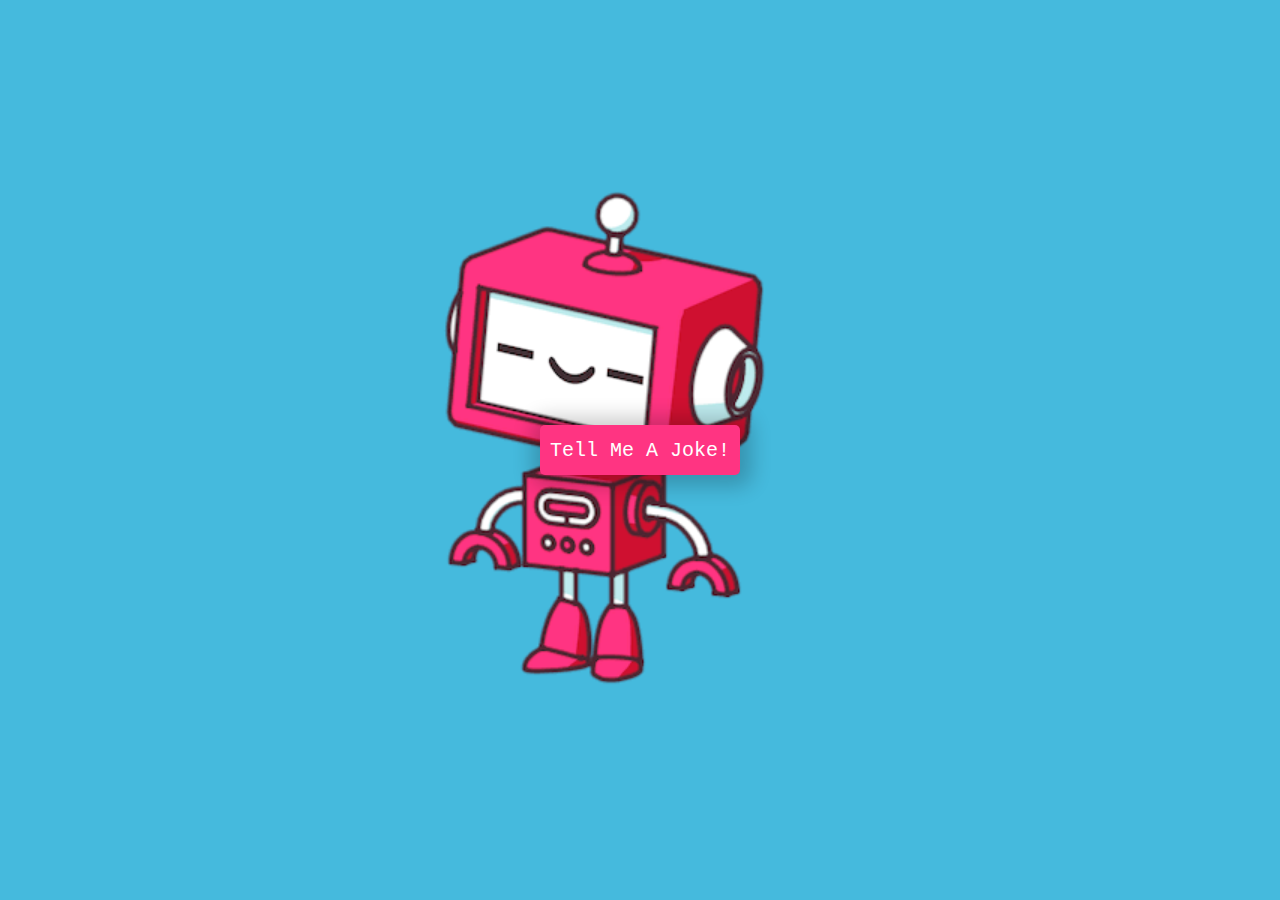
<file: joke-teller/index.html>
<!DOCTYPE html>
<html lang="en">
<head>
    <meta charset="UTF-8">
    <meta name="viewport" content="width=device-width, initial-scale=1.0">
    <title>Joke Teller</title>
    <link rel="icon" type="image/png" href="https://www.google.com/s2/favicons?domain=css-tricks.com">
    <link rel="stylesheet" href="style.css">
</head>
<body>
    <div class="container">
        <button id="button">Tell Me A Joke!</button>
        <audio id="audio" controls hidden></audio>
    </div>
    <!-- Script -->
    <script src="voice.js"></script>
    <script src="script.js"></script>
</body>
</html>
</file>
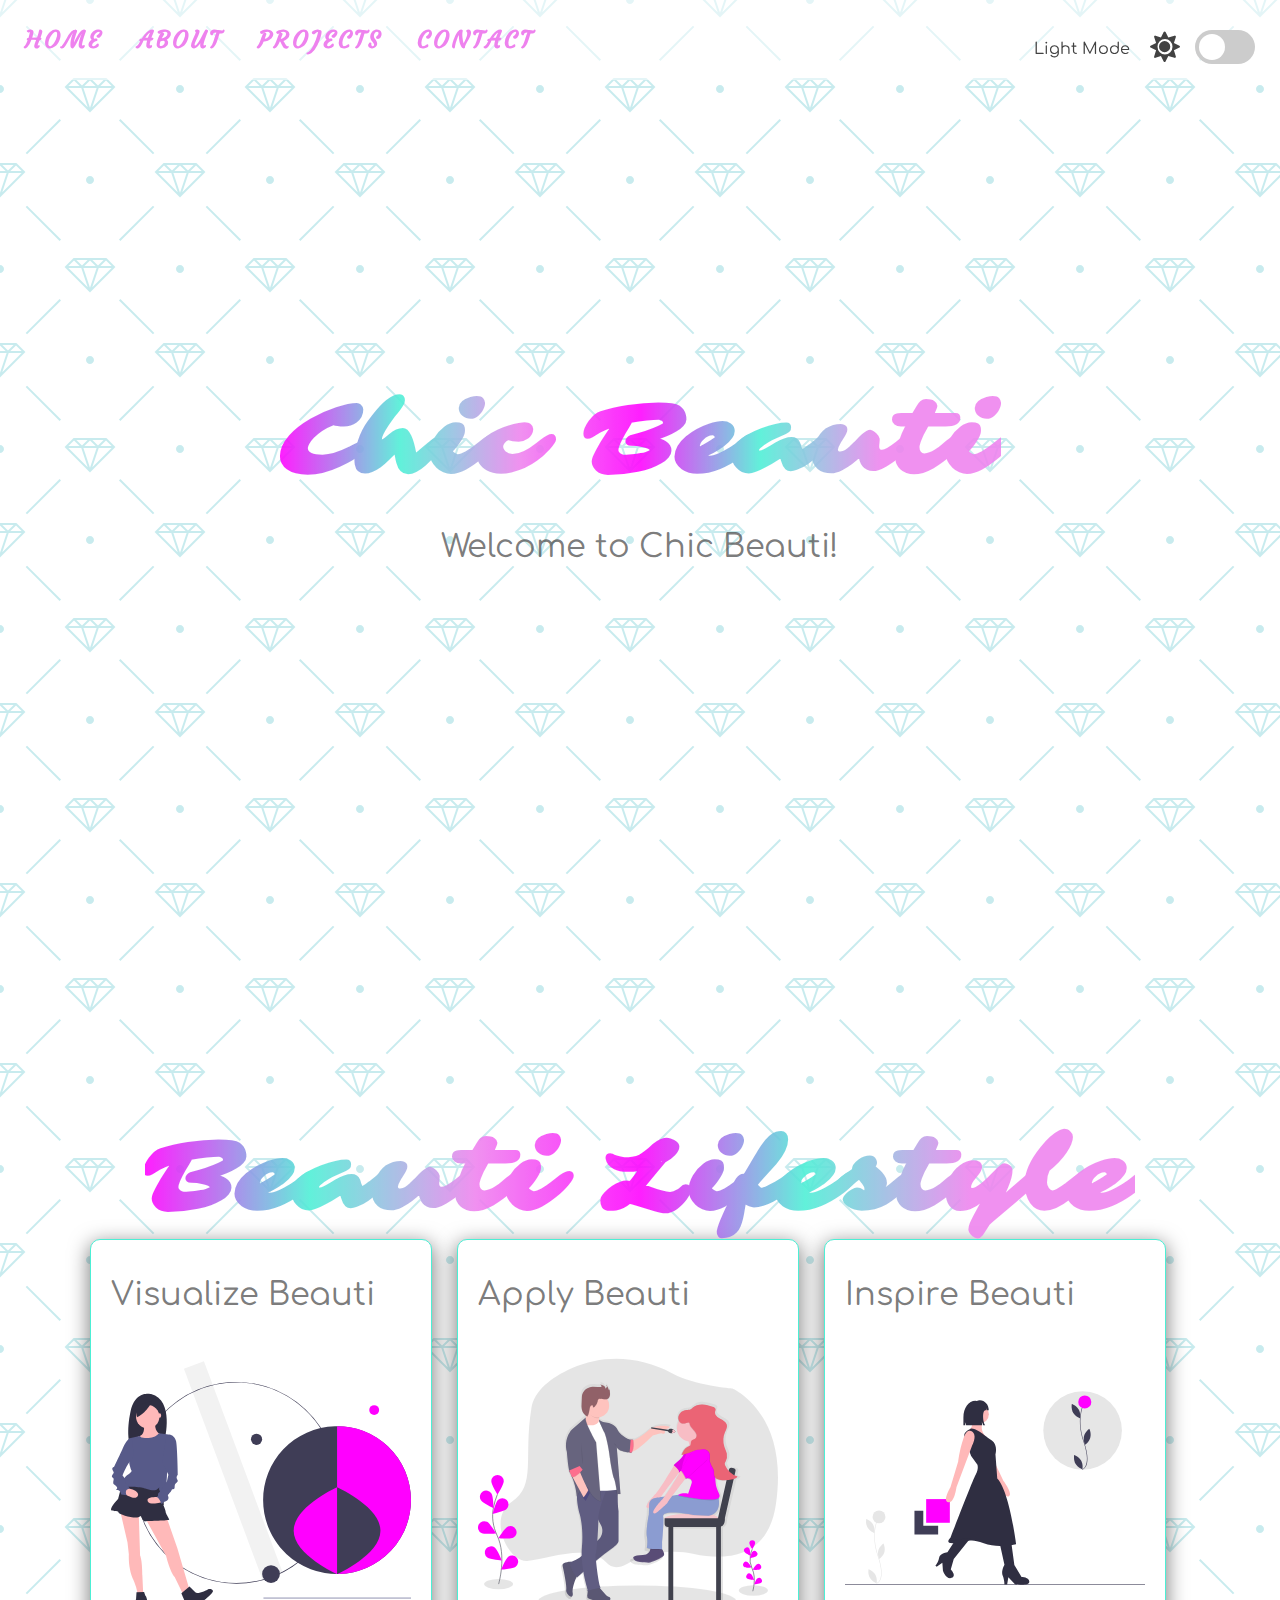
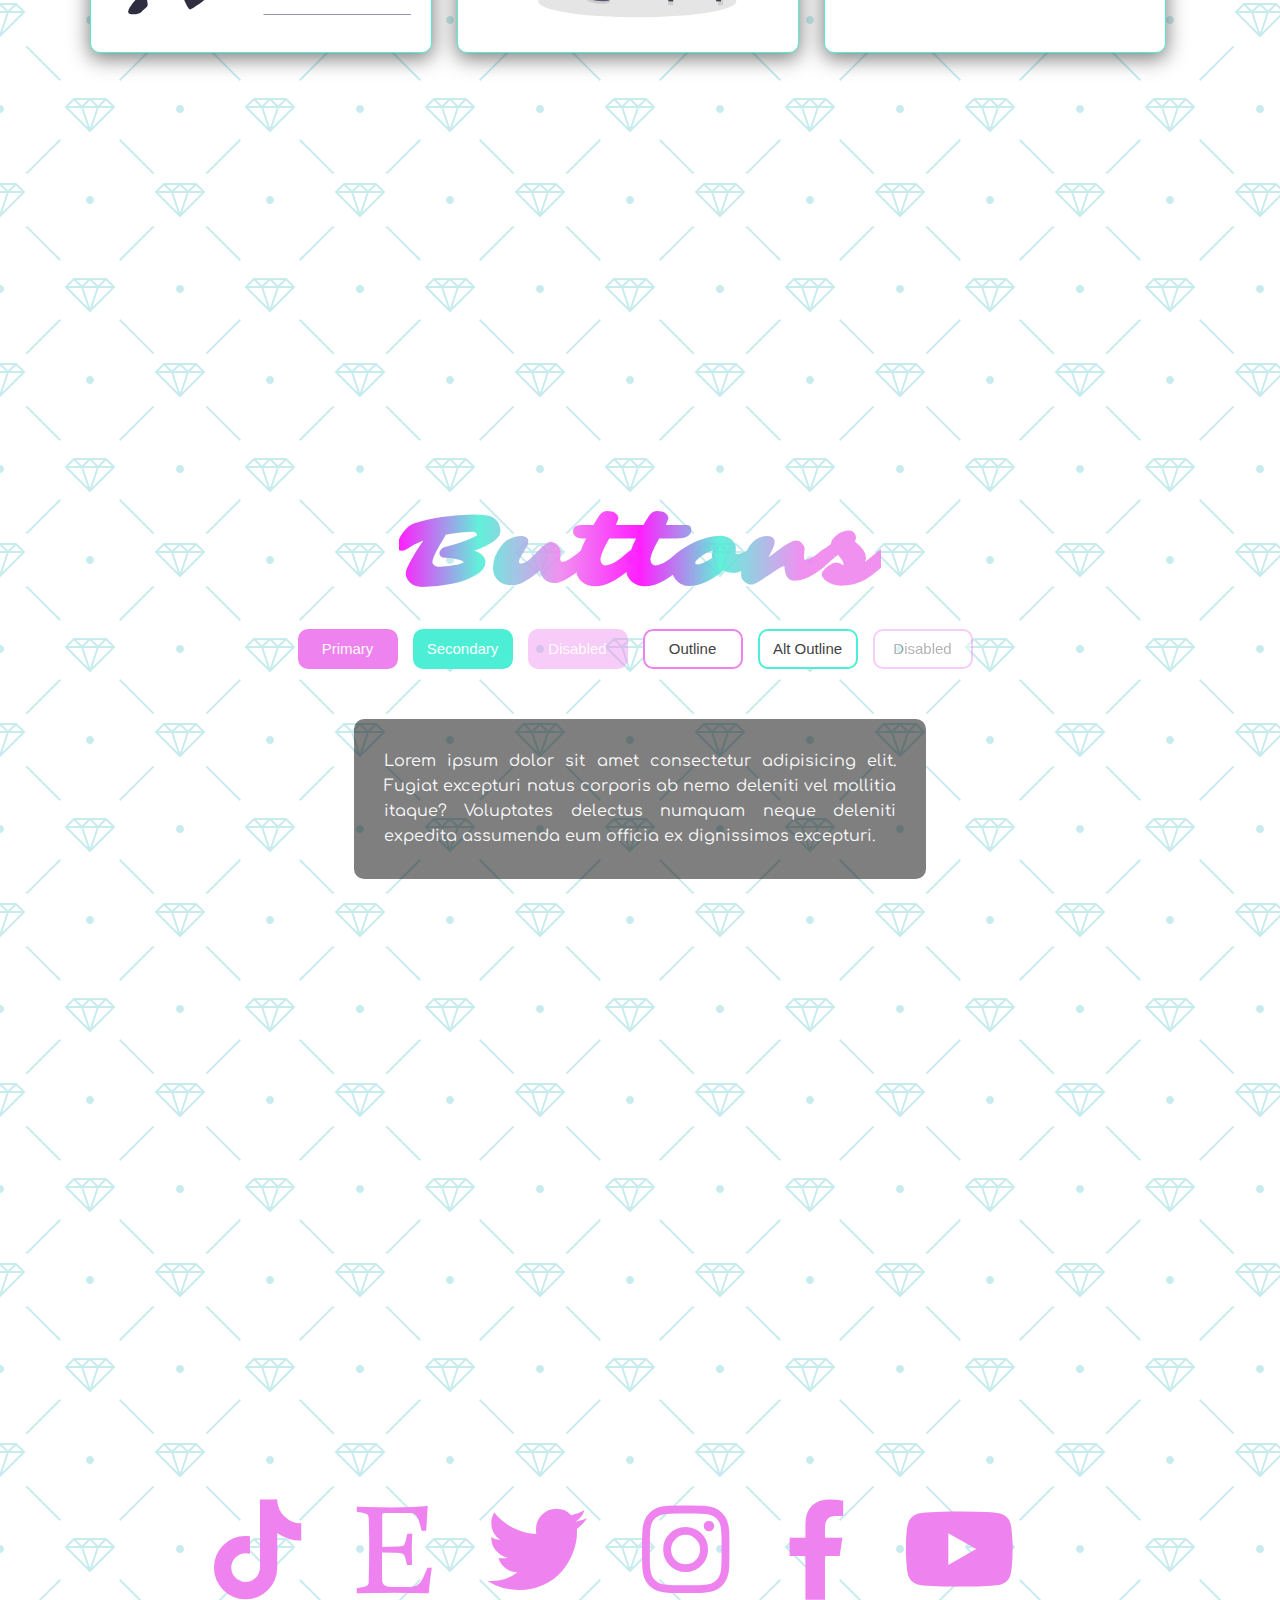
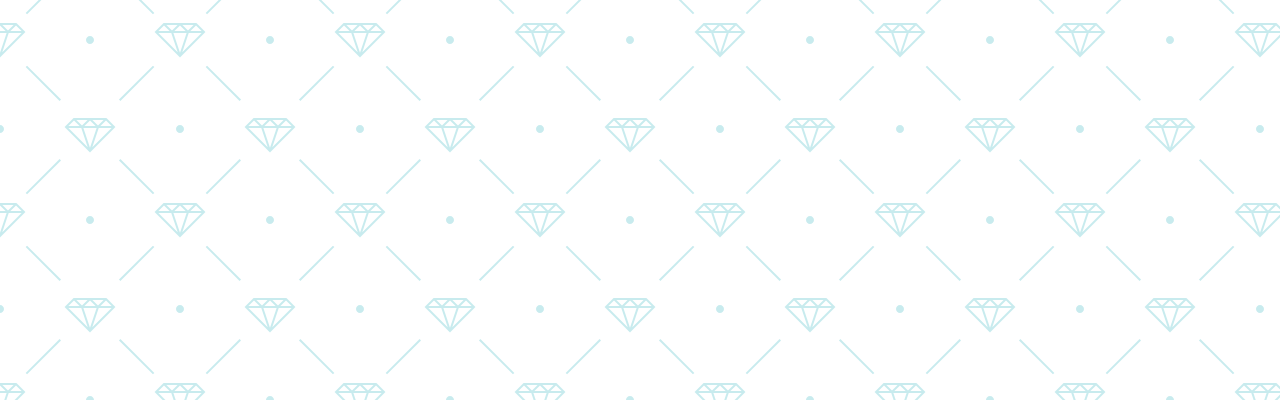
<file: light-dark-mode/index.html>
<!DOCTYPE html>
<html lang="en">
<head>
    <meta charset="UTF-8">
    <meta name="viewport" content="width=device-width, initial-scale=1.0">
    <title>Light Dark Mode</title>
    <link rel="icon" type="image/png" href="https://www.google.com/s2/favicons?domain=css-tricks.com">
    <link rel="stylesheet" href="https://cdnjs.cloudflare.com/ajax/libs/font-awesome/5.13.1/css/all.min.css">
    <link rel="stylesheet" href="style.css">
</head>
<body>
    <!-- Dark Mode Switch -->
    <div class="theme-switch-wrapper">
        <span id="toggle-icon">
            <span class="toggle-text">Light Mode</span>
            <i class="fas fa-sun"></i>
        </span>
        <label class="theme-switch">
            <input type="checkbox">
            <div class="slider round"></div>
        </label>
    </div>
    <!-- Navigation -->
    <nav id="nav">
        <a href="#home">HOME</a>
        <a href="#about">ABOUT</a>
        <a href="#projects">PROJECTS</a>
        <a href="#contact">CONTACT</a>
    </nav>
    <!-- Home Section -->
    <section id="home">
        <div class="title-group">
            <h1>Chic Beauti</h1>
            <h2>Welcome to Chic Beauti!</h2>
        </div>
    </section>
    <!-- About Section -->
    <section id="about">
        <h1>Beauti Lifestyle</h1>
        <div class="about-container">
            <div class="image-container">
                <h2>Visualize Beauti</h2>
                <img src="img/undraw_visualization_light.svg" alt="Beauti Visualized" id="image1">
            </div>
            <div class="image-container">
                <h2>Apply Beauti</h2>
                <img src="img/undraw_makeup_artist_light.svg" alt="Artist Thinking" id="image2">
            </div>
            <div class="image-container">
                <h2>Inspire Beauti</h2>
                <img src="img/undraw_art_thinking_light.svg" alt="Artist Thinking" id="image3">
            </div>
        </div>
    </section>
    <!-- Projects Section -->
    <section id="projects">
        <h1>Buttons</h1>
        <div class="buttons">
            <button class="primary">Primary</button>
            <button class="secondary">Secondary</button>
            <button class="primary" disabled>Disabled</button>
            <button class="outline">Outline</button>
            <button class="secondary outline">Alt Outline</button>
            <button class="outline" disabled>Disabled</button>
        </div>
        <div class="text-box" id="text-box">
            <p>Lorem ipsum dolor sit amet consectetur adipisicing elit. Fugiat excepturi natus corporis ab nemo deleniti vel mollitia itaque? Voluptates delectus numquam neque deleniti expedita assumenda eum officia ex dignissimos excepturi.</p>
        </div>
    </section>
    <section id="contact">
        <div class="social-icons">
            <i class="fab fa-tiktok"></i>
            <i class="fab fa-etsy"></i>
            <i class="fab fa-twitter"></i>
            <i class="fab fa-instagram"></i>
            <i class="fab fa-facebook-f"></i>
            <i class="fab fa-youtube"></i>


        </div>
    </section>
    <!-- Script -->
    <script src="script.js"></script>
</body>
</html>
</file>
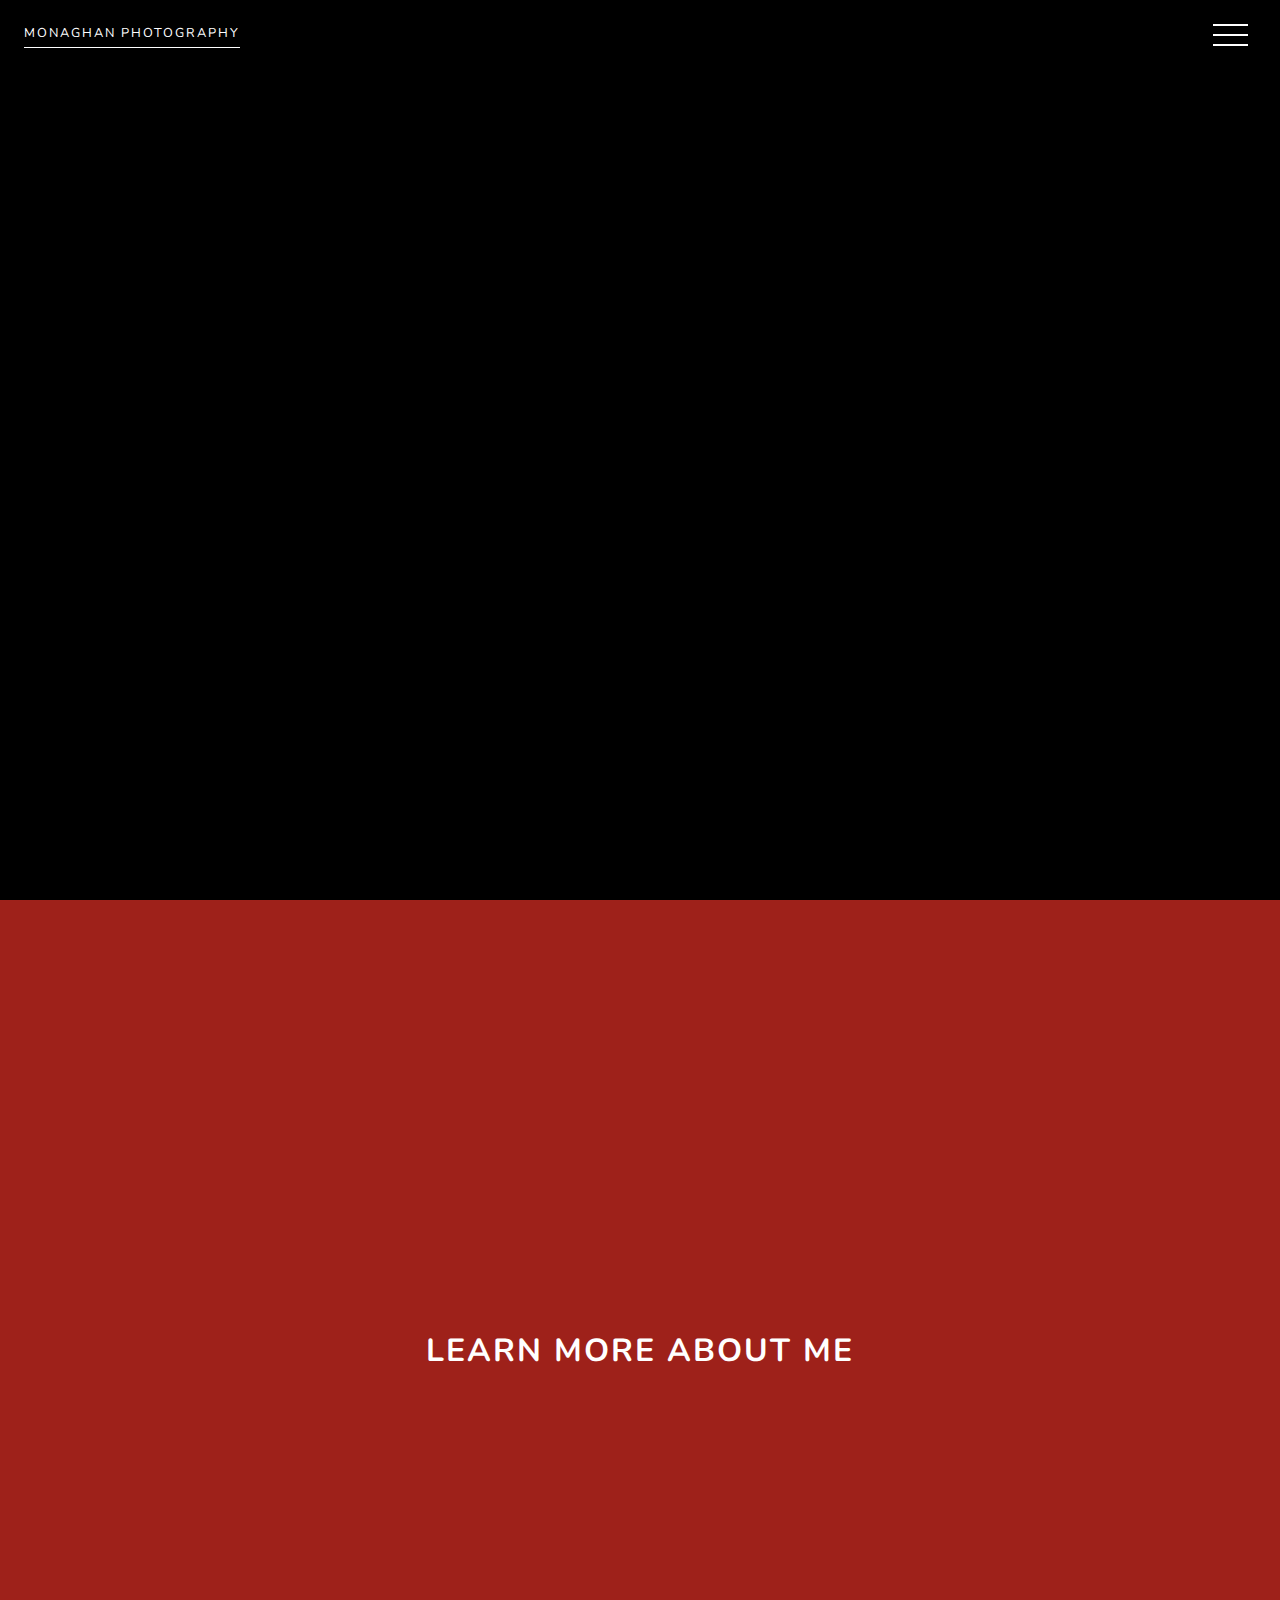
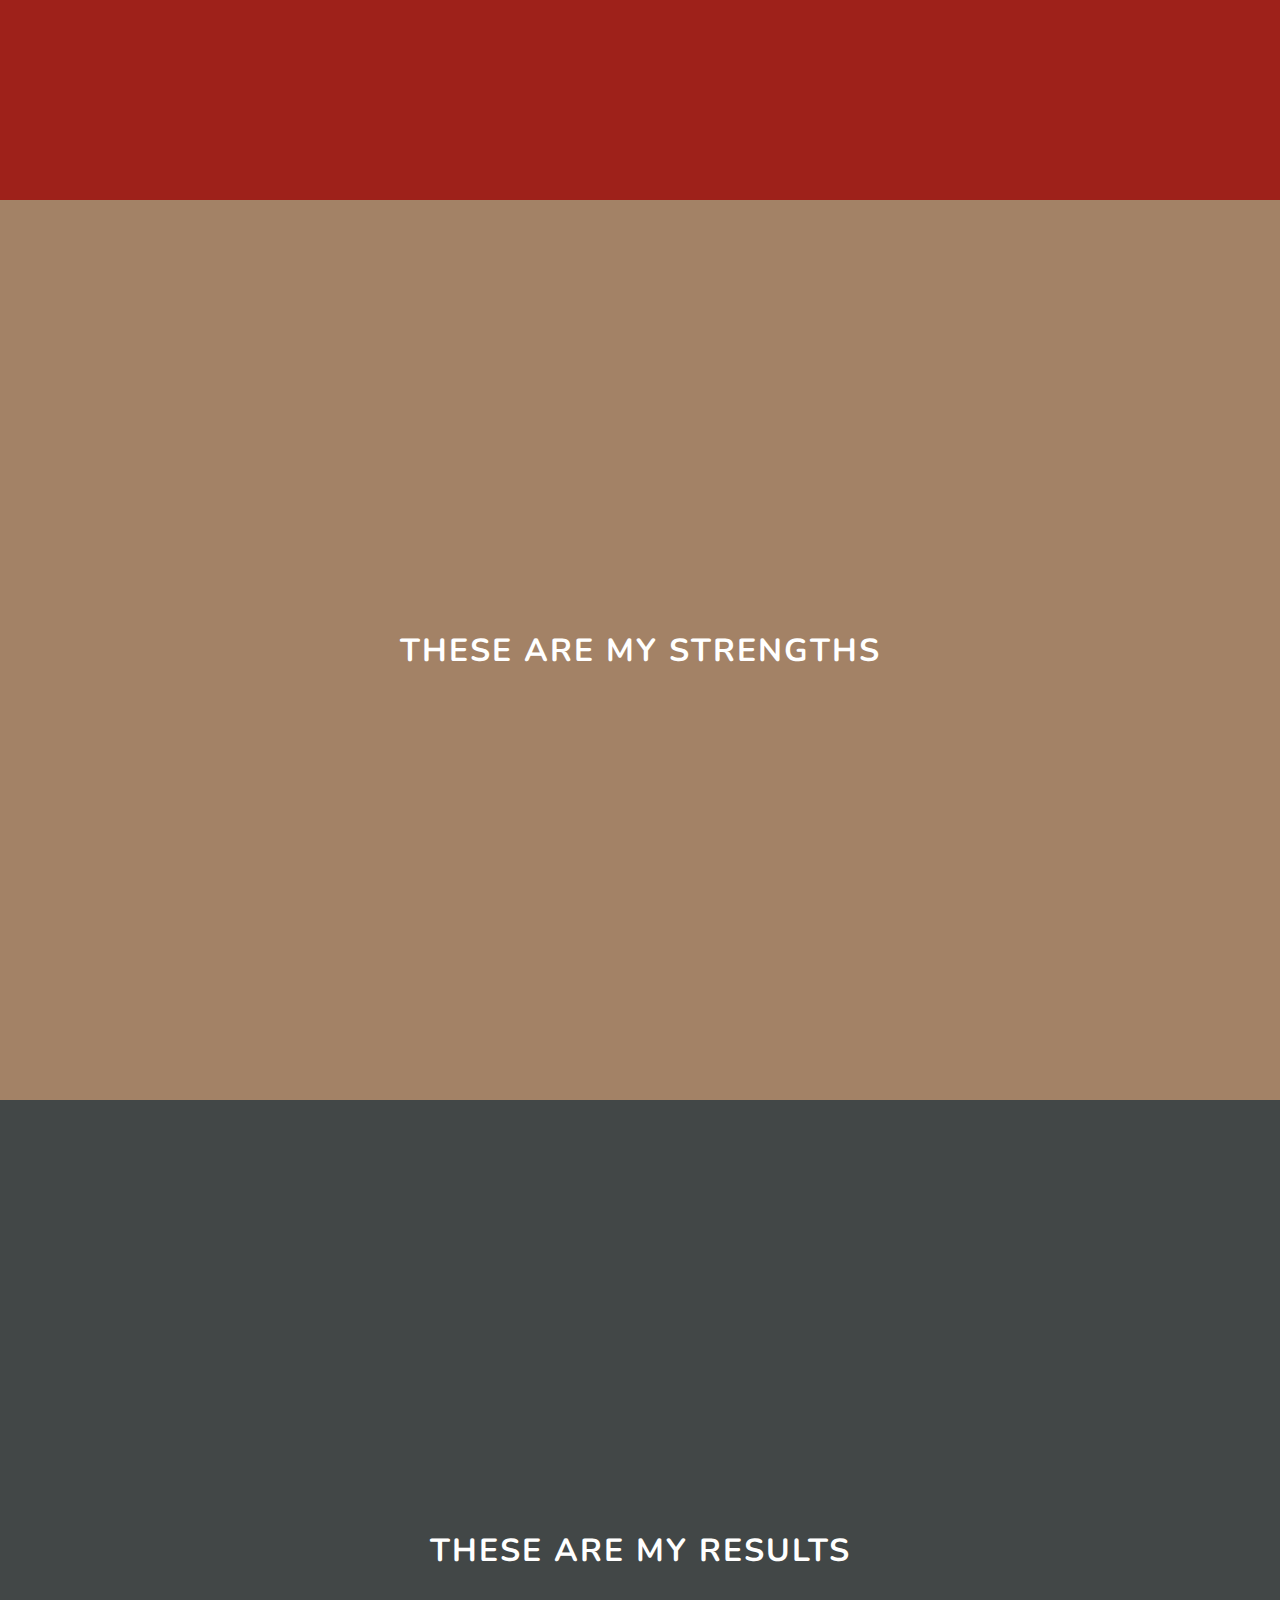
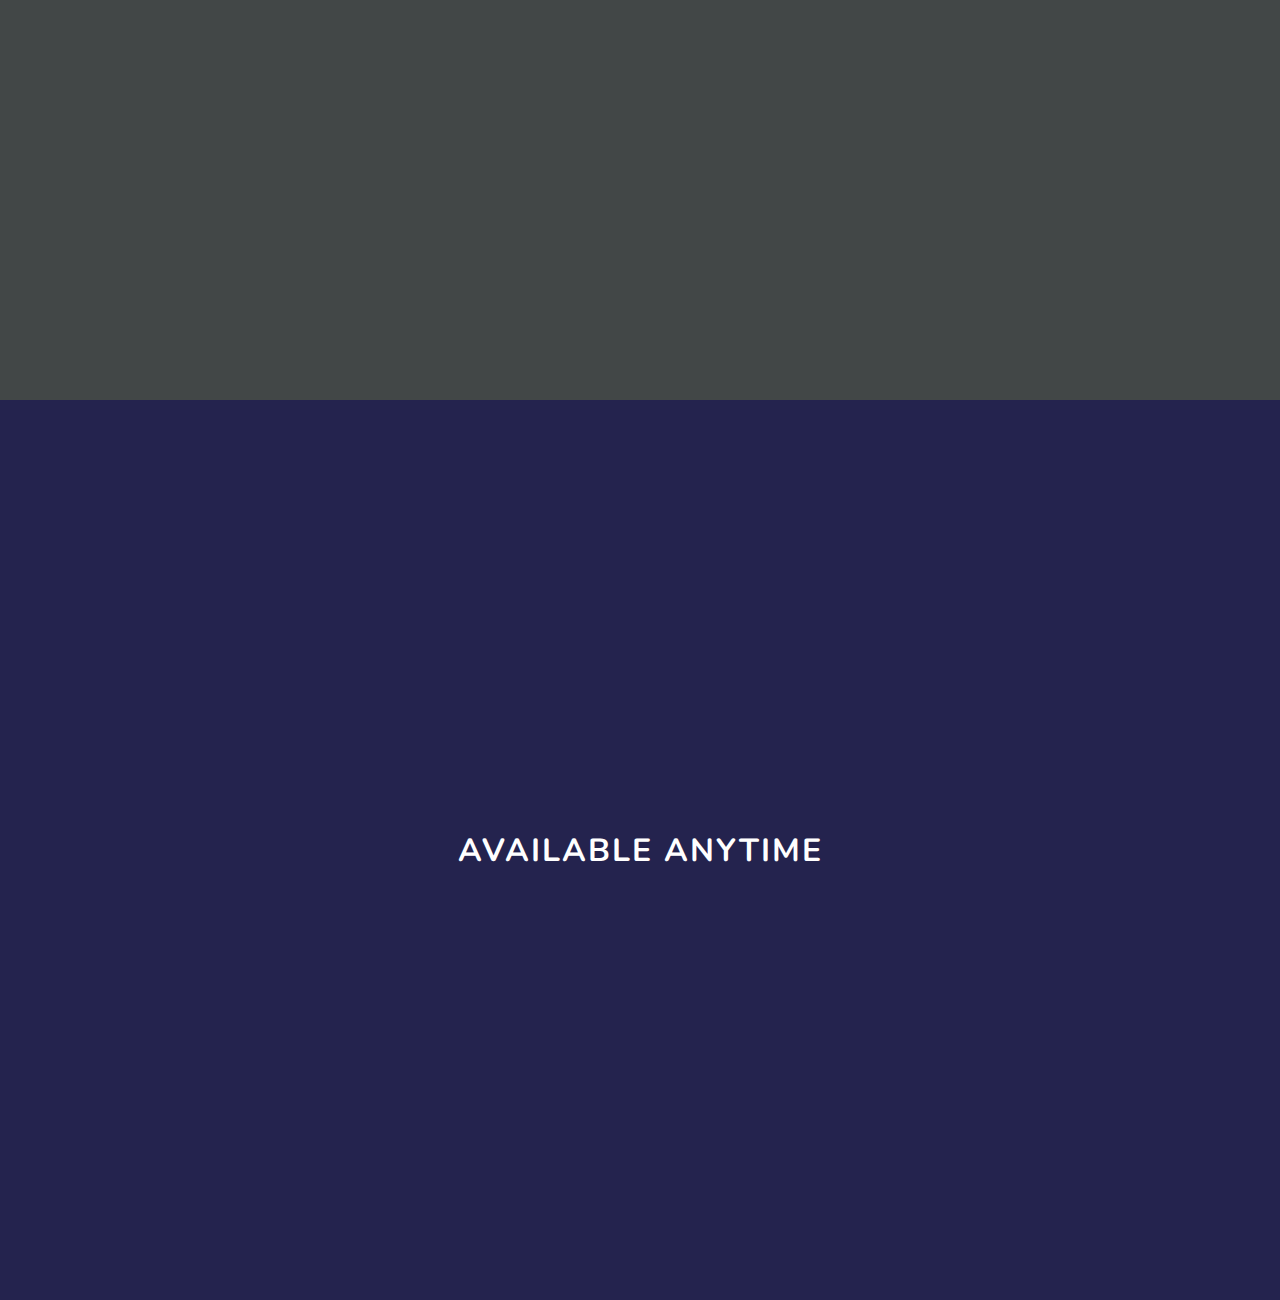
<file: navigation-nation/index.html>
<!DOCTYPE html>
<html lang="en">
<head>
  <meta charset="UTF-8">
  <meta name="viewport" content="width=device-width, initial-scale=1.0">
  <title>Monaghan.Photography</title>
  <link rel="icon" type="image/png" href="https://s2.googleusercontent.com/s2/favicons?domain=www.jacinto.design">
  <link rel="stylesheet" href="style.css">
</head>
<body>
  <!-- Menu Overlay -->
  <div class="overlay overlay-slide-left" id="overlay">
    <!-- Menu Items -->
    <nav>
      <ul>
        <li id="nav-1" class="slide-out-1"><a href="#home">Home</a></li>
        <li id="nav-2" class="slide-out-2"><a href="#about">About</a></li>
        <li id="nav-3" class="slide-out-3"><a href="#skills">Skills</a></li>
        <li id="nav-4" class="slide-out-4"><a href="#projects">Projects</a></li>
        <li id="nav-5" class="slide-out-5"><a href="#contact">Contact</a></li>
      </ul>
    </nav>
  </div>
  <!-- Menu Bars -->
  <div class="menu-bars" id="menu-bars">
    <div class="bar1"></div>
    <div class="bar2"></div>
    <div class="bar3"></div>
  </div>
  <!-- Sections -->
  <section id="home"><a href="https://monaghan.photography" target="_blank">Monaghan Photography</a></section>
  <section id="about"><h1>Learn More About Me</h1></section>
  <section id="skills"><h1>These Are My Strengths</h1></section>
  <section id="projects"><h1>These Are My Results</h1></section>
  <section id="contact"><h1>Available Anytime</h1></section>
  <!-- Script -->
  <script src="script.js"></script>
</body>
</html>
</file>
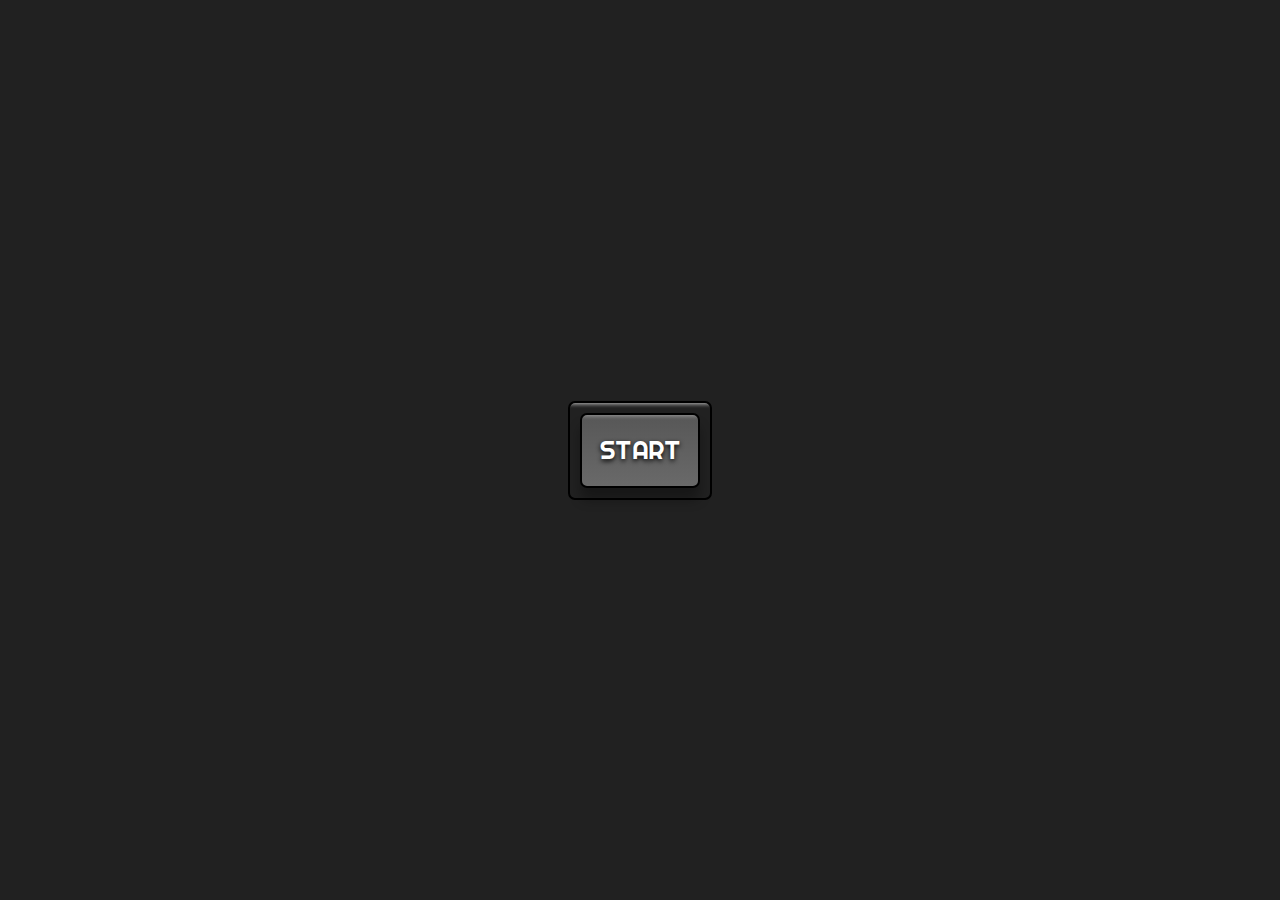
<file: picture-in-picture/index.html>
<!DOCTYPE html>
<html lang="en">
<head>
    <meta charset="UTF-8">
    <meta name="viewport" content="width=device-width, initial-scale=1.0">
    <title>Picture in Picture</title>
    <link rel="icon" type="image/png" href="https://www.google.com/s2/favicons?domain=css-tricks.com">
    <link rel="stylesheet" href="style.css">
</head>
<body>

    <!-- Video -->
    <video id="video" controls height="360" width="640" hidden></video>
    <!-- Button -->
    <div class="button-container">
        <button id="button">START</button>
    </div>
    <!-- Script -->
    <script src="script.js"></script>
</body>
</html>
</file>
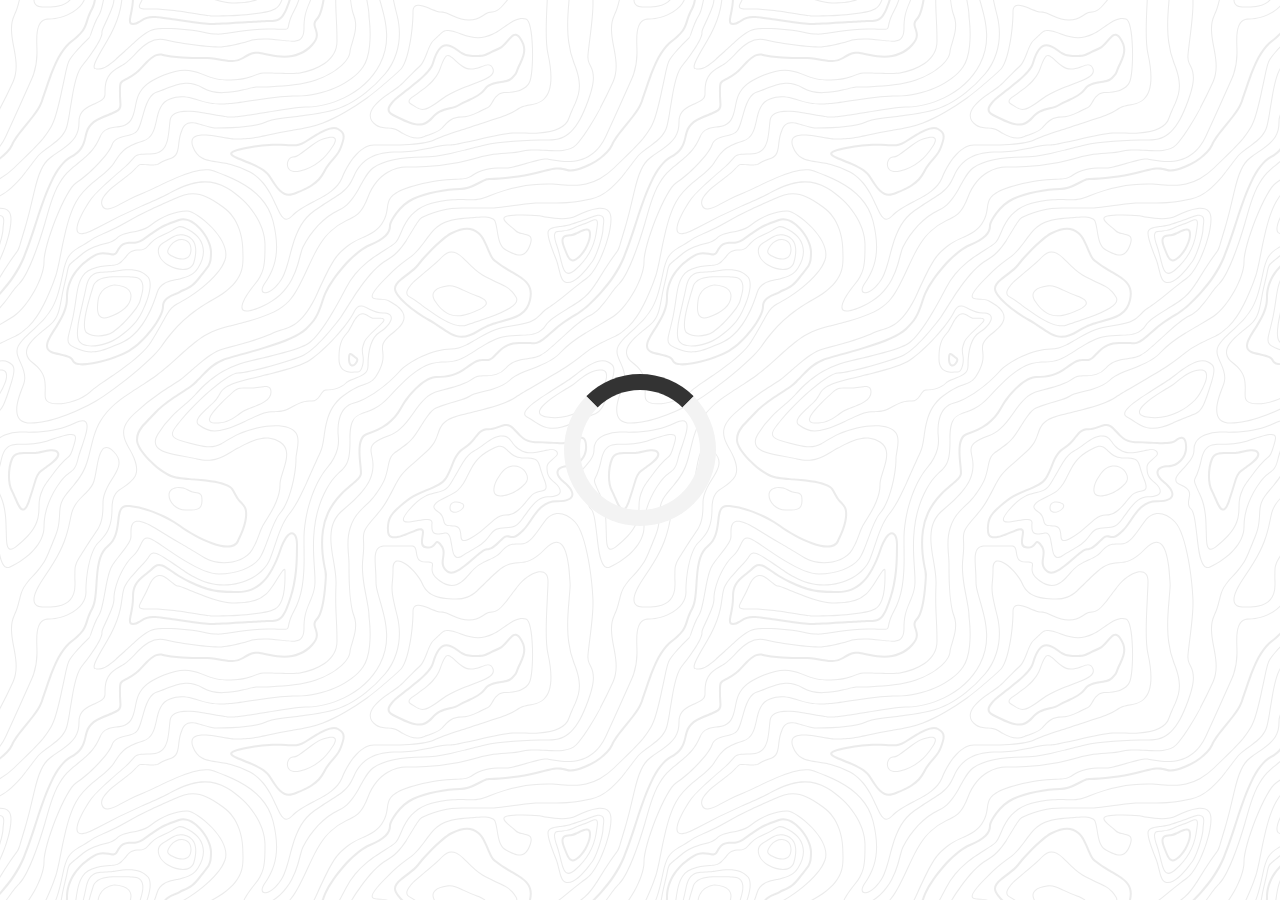
<file: quote-generator/index.html>
<!DOCTYPE html>
<html lang="en">
<head>
    <meta charset="UTF-8">
    <meta name="viewport" content="width=device-width, initial-scale=1.0">
    <title>Quote Generator</title>
    <link rel="icon" type="image/png" href="https://www.google.com/s2/favicons?domain=css-tricks.com">
    <link rel="stylesheet" href="https://cdnjs.cloudflare.com/ajax/libs/font-awesome/5.13.1/css/all.min.css">
    <link rel="stylesheet" href="style.css">
</head>
<body>
    <div class="quote-container" id="quote-container">
        <!-- Quote Element -->
        <div class="quote-text">
            <i class="fas fa-quote-left"></i>
            <span id="quote"></span>
        </div>
        <!-- Author -->
        <div class="quote-author">
            <span id="author"></span>
        </div>
        <!-- Buttons -->
        <div class="button-container">
            <button class="twitter-button" id="twitter" title="Tweet This!">
                <i class="fab fa-twitter"></i>
            </button>
            <button id="new-quote">New Quote</button>
        </div>
    </div>

    <!-- Loader -->
    <div class="loader" id="loader"></div>
    <!-- Script -->
    <script src="script.js"></script>
</body>
</html>
</file>
<file: joke-teller/style.css>
html {
    box-sizing: border-box;
}

body {
    margin: 0;
    background: #45badd;
}

.container {
    height: 100vh;
    width: 100vw;
    display: flex;
    flex-direction: column;
    justify-content: center;
    align-items: center;
    background: url('./robot.gif');
    background-size: contain;
    background-position: left center;
    background-repeat: no-repeat;
}

button {
    cursor: pointer;
    outline: none;
    width: 200px;
    height: 50px;
    font-family: 'Courier New', Courier, monospace;
    font-size: 20px;
    color: white;
    background: #ff3482;
    border: none;
    border-radius: 5px;
    box-shadow: 2px 2px 20px 10px rgba(0, 0, 0, 0.2);
}

button:hover {
    filter: brightness(85%);
}

button:active {
    transform: scale(0.98);
}

button:disabled {
    cursor: default;
    filter: brightness(30%);
}

/* Media Query: Tablet or Smaller */
@media screen and (max-width: 1000px) {
    .container {
        background-position: center center;
        background-size: cover;
    }

    button {
        box-shadow: 5px 5px 30px 20px rgba(0, 0, 0, 0.5);
    }
}
</file>
<file: light-dark-mode/style.css>
@import url('https://fonts.googleapis.com/css2?family=Comfortaa&family=Courgette&family=Sarina&display=swap');

:root {
  --primary-color: violet;
  --primary-variant: magenta;
  --secondary-color: #4cefd5;
  --on-primary: rgb(250, 250, 250);
  --on-background: rgb(66, 66, 66);
  --on-background-alt: rgba(66, 66, 66, 0.7);
  --background: rgb(255, 255, 255);
  --box-shadow: 0 5px 20px 1px rgba(0, 0, 0, 0.5);
}

[data-theme="dark"] {
  --primary-color: rgb(150, 65, 255);
  --primary-variant: #6c63ff;
  --secondary-color: #4cefd5;
  --on-primary: #000;
  --on-background: rgba(255, 255, 255, 0.9);
  --on-background-alt: rgba(255, 255, 255, 0.7);
  --background: #121212;
}

html {
  box-sizing: border-box;
  scroll-behavior: smooth;
}

body {
  margin: 0;
  color: var(--on-background);
  font-family: 'Comfortaa', sans-serif;
  background-color: var(--background);
  background-image: url("data:image/svg+xml,%3Csvg width='180' height='180' viewBox='0 0 180 180' xmlns='http://www.w3.org/2000/svg'%3E%3Cpath d='M81.28 88H68.413l19.298 19.298L81.28 88zm2.107 0h13.226L90 107.838 83.387 88zm15.334 0h12.866l-19.298 19.298L98.72 88zm-32.927-2.207L73.586 78h32.827l.5.5 7.294 7.293L115.414 87l-24.707 24.707-.707.707L64.586 87l1.207-1.207zm2.62.207L74 80.414 79.586 86H68.414zm16 0L90 80.414 95.586 86H84.414zm16 0L106 80.414 111.586 86h-11.172zm-8-6h11.173L98 85.586 92.414 80zM82 85.586L87.586 80H76.414L82 85.586zM17.414 0L.707 16.707 0 17.414V0h17.414zM4.28 0L0 12.838V0h4.28zm10.306 0L2.288 12.298 6.388 0h8.198zM180 17.414L162.586 0H180v17.414zM165.414 0l12.298 12.298L173.612 0h-8.198zM180 12.838L175.72 0H180v12.838zM0 163h16.413l.5.5 7.294 7.293L25.414 172l-8 8H0v-17zm0 10h6.613l-2.334 7H0v-7zm14.586 7l7-7H8.72l-2.333 7h8.2zM0 165.414L5.586 171H0v-5.586zM10.414 171L16 165.414 21.586 171H10.414zm-8-6h11.172L8 170.586 2.414 165zM180 163h-16.413l-7.794 7.793-1.207 1.207 8 8H180v-17zm-14.586 17l-7-7h12.865l2.333 7h-8.2zM180 173h-6.613l2.334 7H180v-7zm-21.586-2l5.586-5.586 5.586 5.586h-11.172zM180 165.414L174.414 171H180v-5.586zm-8 5.172l5.586-5.586h-11.172l5.586 5.586zM152.933 25.653l1.414 1.414-33.94 33.942-1.416-1.416 33.943-33.94zm1.414 127.28l-1.414 1.414-33.942-33.94 1.416-1.416 33.94 33.943zm-127.28 1.414l-1.414-1.414 33.94-33.942 1.416 1.416-33.943 33.94zm-1.414-127.28l1.414-1.414 33.942 33.94-1.416 1.416-33.94-33.943zM0 85c2.21 0 4 1.79 4 4s-1.79 4-4 4v-8zm180 0c-2.21 0-4 1.79-4 4s1.79 4 4 4v-8zM94 0c0 2.21-1.79 4-4 4s-4-1.79-4-4h8zm0 180c0-2.21-1.79-4-4-4s-4 1.79-4 4h8z' fill='%2349bdc9' fill-opacity='0.3' fill-rule='evenodd'/%3E%3C/svg%3E");
}

section {
  min-height: 100vh;
  display: flex;
  justify-content: center;
  align-items: center;
  flex-direction: column;
}

h1 {
  font-family: 'Sarina', cursive, sans-serif;
  background-image: linear-gradient(to left, violet, violet, #4cefd5, #FF00FF, #EE82EE, #4cefd5, magenta);
  -webkit-background-clip: text;
  -webkit-text-fill-color: transparent;
  filter: opacity(88%);
  font-size: 100px;
  margin-bottom: 0;
}

h2 {
  color: var(--on-background-alt);
  font-size: 32px;
  font-weight: normal;
}

/* Navigation */
nav {
  z-index: 10;
  position: fixed;
  font-family: 'courgette', sans-serif;
  font-size: 24px;
  letter-spacing: 3px;
  padding: 25px;
  width: 100vw;
  background: rgb(255 255 255 / 50%);
}

a {
  margin-right: 25px;
  color: var(--primary-color);
  text-decoration: none;
  border-bottom: 3px solid transparent;
  font-weight: bold;
}

a:hover,
a:focus {
  color: var(--on-background);
  border-bottom: 3px solid;
}

/* Home Section */
.title-group {
  text-align: center;
}

/* About Section */
.about-container {
  display: flex;
}

.image-container {
  border: 1px solid var(--secondary-color);
  border-radius: 10px;
  padding: 10px 20px;
  margin-right: 25px;
  width: auto;
  background: var(--background);
  box-shadow: var(--box-shadow);
}

img {
  height: 300px;
  width: 300px;
}

/* Projects Section */
.buttons {
  margin-top: 15px;
  margin-bottom: 50px;
}

button {
  min-width: 100px;
  height: 40px;
  cursor: pointer;
  border-radius: 10px;
  margin-right: 10px;
  border: 2px solid var(--primary-color);
  font-size: 15px;
  outline: none;
}

button:disabled {
  opacity: 0.4;
  cursor: default;
}

button:hover:not(.outline) {
  filter: brightness(110%);
}

.primary {
  background: var(--primary-color);
  color: var(--on-primary);
}

.secondary {
  border: 2px solid var(--secondary-color);
}

.secondary,
.secondary:hover,
.outline.secondary:hover {
  background: var(--secondary-color);
  color: var(--on-primary);
}

.outline {
  background: var(--background);
  color: var(--on-background);
}

.outline:hover {
  background: var(--primary-color);
  color: var(--on-primary);
}

.text-box {
  width: 40%;
  text-align: justify;
  background: rgb(0 0 0 / 50%);
  color: var(--on-primary);
  border-radius: 10px;
  padding: 30px;
}

p {
  margin: 0;
  line-height: 25px;
}

/* Contact Section */
.fab {
  font-size: 100px;
  margin-right: 50px;
  cursor: pointer;
  color: var(--primary-color);
}

.fab:hover {
  color: var(--on-background);
}

/* Dark Mode Toggle */
.theme-switch-wrapper {
  display: flex;
  align-items: center;
  z-index: 100;
  position: fixed;
  right: 25px;
  top: 30px;
}

.theme-switch-wrapper span {
  margin-right: 10px;
  font-size: 1rem;
}

.toggle-text {
  position: relative;
  top: -4px;
  right: 5px;
  color: var(--on-background);
}

.theme-switch {
  display: inline-block;
  height: 34px;
  position: relative;
  width: 60px;
}

.theme-switch input {
  display: none;
}

.slider {
  background: #ccc;
  bottom: 0;
  cursor: pointer;
  left: 0;
  position: absolute;
  right: 0;
  top: 0;
  transition: 0.4s;
}

.slider::before {
  background: #fff;
  bottom: 4px;
  content: "";
  height: 26px;
  left: 4px;
  position: absolute;
  transition: 0.4s;
  width: 26px;
}

input:checked + .slider {
  background: var(--primary-color);
}

input:checked + .slider::before {
  transform: translateX(26px);
}

.slider.round {
  border-radius: 34px;
}

.slider.round::before {
  border-radius: 50%;
}

.fas {
  font-size: 30px;
  margin-right: 5px;
}
</file>
<file: navigation-nation/style.css>
@import url('https://fonts.googleapis.com/css2?family=Nunito&display=swap');

:root {
  --primaryColor: #fff;
  --navColor1: #0aabd8;
  --navColor2: #9e211a;
  --navColor3: #a38266;
  --navColor4: #424747;
  --navColor5: #24234e;
}

html {
  box-sizing: border-box;
}

body {
  margin: 0;
  background: #000;
  font-family: Nunito, sans-serif;
}

/* --- Navigation Menu ------------------------------ */

/* Overlay */
.overlay {
  position: fixed;
  z-index: 9;
  top: 0;
  left: 0;
  width: 100vw;
  height: 100vh;
  background-color: rgba(0, 0, 0, 0.7);
  transform: translateX(-100vw);
}

.overlay-slide-right {
  transition: all 0.4s ease-in-out;
  transform: translateX(0);
}

.overlay-slide-left {
  transition: all 0.8s ease-in-out;
  transform: translateX(-100vw);
}

/* Nav Menu Items */
nav, 
nav ul {
  height: 100vh;
  margin: 0; 
  padding: 0;
}

nav ul {
  display: flex;
  flex-direction: column;
  justify-content: stretch;
  list-style: none;
}

nav ul li {
  height: 20%;
  overflow: hidden;
}

nav li a {
  position: relative;
  top: 45%;
  color: #fff;
  text-transform: uppercase;
  letter-spacing: 4px;
  text-decoration: none;
  display: block;
  text-align: center;
}

nav li a:hover {
  transform: scale(1.2);
}

nav li a::before {
  content: "";
  width: 25vw;
  height: 3px;
  background-color: #fff;
  position: absolute;
  top: 47.5%;
  left: 0;
  opacity: 0;
}

nav li a:hover::before {
  opacity: 1;
}

nav li:nth-of-type(1) {
  background-color: var(--navColor1);
}

nav li:nth-of-type(2) {
  background-color: var(--navColor2);
}

nav li:nth-of-type(3) {
  background-color: var(--navColor3);
}

nav li:nth-of-type(4) {
  background-color: var(--navColor4);
}

nav li:nth-of-type(5) {
  background-color: var(--navColor5);
}

/* Slide in animation with delay for each nav item */
.slide-in-1 {
  animation: slide-in 0.4s linear 0.2s both;
}

.slide-in-2 {
  animation: slide-in 0.4s linear 0.4s both;
}

.slide-in-3 {
  animation: slide-in 0.4s linear 0.6s both;
}

.slide-in-4 {
  animation: slide-in 0.4s linear 0.8s both;
}

.slide-in-5 {
  animation: slide-in 0.4s linear 1s both;
}

@keyframes slide-in {
  from {
    transform: translateX(-100%);
  }

  to {
    transform: translateX(0);
  }
}

/* Slide out animation with delay for each nav item */
.slide-out-1 {
  animation: slide-out 0.3s linear 0.5s both;
}

.slide-out-2 {
  animation: slide-out 0.3s linear 0.4s both;
}

.slide-out-3 {
  animation: slide-out 0.3s linear 0.3s both;
}

.slide-out-4 {
  animation: slide-out 0.3s linear 0.2s both;
}

.slide-out-5 {
  animation: slide-out 0.3s linear 0.1s both;
}

@keyframes slide-out {
  from {
    transform: translateX(0);
  }

  to {
    transform: translateX(-100%);
  }
}

/* --- Menu Bars ------------------------------------ */

.menu-bars {
  position: fixed;
  top: 1rem;
  right: 2rem;
  z-index: 10;
  display: inline;
  cursor: pointer;
}

.bar1,
.bar2,
.bar3 {
  width: 35px;
  height: 2px;
  background-color: #fff;
  margin: 8px 0;
  transition: 0.4s;
}

/* Rotate first bar */
.change .bar1 {
  transform: rotate(-45deg) translate(-7px, 8px);
}

/* Fade out the second bar */
.change .bar2 {
  opacity: 0;
}

/* Rotate last bar */
.change .bar3 {
  transform: rotate(45deg) translate(-6px, -8px);
}

/* --- Sections ------------------------------------ */

section {
  width: 100%;
  height: 100vh;
  position: relative;
  display: flex;
  justify-content: center;
  align-items: center;
  text-transform: uppercase;
  letter-spacing: 2px;
  color: var(--primaryColor);
}

section#home {
  background-image: url("https://images.unsplash.com/photo-1519681393784-d120267933ba?ixlib=rb-1.2.1&ixid=eyJhcHBfaWQiOjEyMDd9&auto=format&fit=crop&w=2250&q=80");
  background-size: cover;
  background-position: center center;
}

section#home a {
  position: absolute;
  z-index: 2;
  top: 1.5rem;
  left: 1.5rem;
  text-decoration: none;
  font-size: 0.8rem;
  padding-bottom: 5px;
  color: var(--primaryColor);
  border-bottom: 1px solid var(--primaryColor);
}

section#about {
  background-color: var(--navColor2);
}

section#skills {
  background-color: var(--navColor3);
}

section#projects {
  background-color: var(--navColor4);
}

section#contact {
  background-color: var(--navColor5);
}

/* Media Query: Large Smartphone (Vertical) */
@media (max-width: 600px) {
  section#home a {
    top: 1rem;
    left: 1rem;
  }

  .menu-bars {
    top: 0.5rem;
    right: 1rem;
  }
}
</file>
<file: picture-in-picture/style.css>
@import url('https://fonts.googleapis.com/css2?family=Righteous&display=swap');

html {
    box-sizing: border-box;
}

body {
    margin: 0;
    min-height: 100vh;
    display: flex;
    justify-content: center;
    align-items: center;
    background-color: rgb(33, 33, 33);
}

.button-container {
    border: 2px solid black;
    padding: 10px;
    border-radius: 7px;
    box-shadow: inset 0 20px 4px -19px rgba(255, 255, 255, 0.7);
}

button {
    cursor: pointer;
    outline: none;
    width: 120px;
    height: 75px;
    font-family: Righteous, sans-serif;
    font-size: 25px;
    color: white;
    text-shadow: 0 2px 5px black;
    background: linear-gradient(to top, #696969, #575757);
    border: 2px solid black;
    border-radius: 7px;
    box-shadow: inset 0 20px 4px -19px rgba(255, 255, 255, 0.4), 0 12px 12px 0 rgba(0, 0, 0, 0.3);
}

button:hover {
    background: linear-gradient(to bottom, #696969, #575757);
}

button:active {
    transform: translateY(3px);
    box-shadow: 0 6px 6px 0 rgba(0, 0, 0, 0.3);
}
</file>
<file: quote-generator/style.css>
@import url('https://fonts.googleapis.com/css2?family=Montserrat&display=swap');

html {
    background-origin: border-box;
}

body {
    margin: 0;
    min-height: 100vh;
    background-color: #ffffff;
    background-image: url("data:image/svg+xml,%3Csvg xmlns='http://www.w3.org/2000/svg' width='600' height='600' viewBox='0 0 600 600'%3E%3Cpath fill='%23000000' fill-opacity='0.08' d='M600 325.1v-1.17c-6.5 3.83-13.06 7.64-14.68 8.64-10.6 6.56-18.57 12.56-24.68 19.09-5.58 5.95-12.44 10.06-22.42 14.15-1.45.6-2.96 1.2-4.83 1.9l-4.75 1.82c-9.78 3.75-14.8 6.27-18.98 10.1-4.23 3.88-9.65 6.6-16.77 8.84-1.95.6-3.99 1.17-6.47 1.8l-6.14 1.53c-5.29 1.35-8.3 2.37-10.54 3.78-3.08 1.92-6.63 3.26-12.74 5.03a384.1 384.1 0 0 1-4.82 1.36c-2.04.58-3.6 1.04-5.17 1.52a110.03 110.03 0 0 0-11.2 4.05c-2.7 1.15-5.5 3.93-8.78 8.4a157.68 157.68 0 0 0-6.15 9.2c-5.75 9.07-7.58 11.74-10.24 14.51a50.97 50.97 0 0 1-4.6 4.22c-2.33 1.9-10.39 7.54-11.81 8.74a14.68 14.68 0 0 0-3.67 4.15c-1.24 2.3-1.9 4.57-2.78 8.87-2.17 10.61-3.52 14.81-8.2 22.1-4.07 6.33-6.8 9.88-9.83 12.99-.47.48-.95.96-1.5 1.48l-3.75 3.56c-1.67 1.6-3.18 3.12-4.86 4.9a42.44 42.44 0 0 0-9.89 16.94c-2.5 8.13-2.72 15.47-1.76 27.22.47 5.82.51 6.36.51 8.18 0 10.51.12 17.53.63 25.78.24 4.05.56 7.8.97 11.22h.9c-1.13-9.58-1.5-21.83-1.5-37 0-1.86-.04-2.4-.52-8.26-.94-11.63-.72-18.87 1.73-26.85a41.44 41.44 0 0 1 9.65-16.55c1.67-1.76 3.18-3.27 4.83-4.85.63-.6 3.13-2.96 3.75-3.57a71.6 71.6 0 0 0 1.52-1.5c3.09-3.16 5.86-6.76 9.96-13.15 4.77-7.42 6.15-11.71 8.34-22.44.86-4.21 1.5-6.4 2.68-8.6.68-1.25 1.79-2.48 3.43-3.86 1.38-1.15 9.43-6.8 11.8-8.72 1.71-1.4 3.26-2.81 4.7-4.3 2.72-2.85 4.56-5.54 10.36-14.67a156.9 156.9 0 0 1 6.1-9.15c3.2-4.33 5.9-7.01 8.37-8.07 3.5-1.5 7.06-2.77 11.1-4.02a233.84 233.84 0 0 1 7.6-2.2l2.38-.67c6.19-1.79 9.81-3.16 12.98-5.15 2.14-1.33 5.08-2.33 10.27-3.65l6.14-1.53c2.5-.63 4.55-1.2 6.52-1.82 7.24-2.27 12.79-5.06 17.15-9.05 4.05-3.72 9-6.2 18.66-9.9l4.75-1.82c1.87-.72 3.39-1.31 4.85-1.91 10.1-4.15 17.07-8.32 22.76-14.4 6.05-6.45 13.95-12.4 24.49-18.92 1.56-.96 7.82-4.6 14.15-8.33v-64.58c-4 8.15-8.52 14.85-12.7 17.9-2.51 1.82-5.38 4.02-9.04 6.92a1063.87 1063.87 0 0 0-6.23 4.98l-1.27 1.02a2309.25 2309.25 0 0 1-4.87 3.9c-7.55 6-12.9 10.05-17.61 13.19-3.1 2.06-3.86 2.78-8.06 7.13-5.84 6.07-11.72 8.62-29.15 10.95-11.3 1.5-20.04 4.91-30.75 11.07-1.65.94-7.27 4.27-6.97 4.1-2.7 1.58-4.69 2.69-6.64 3.66-5.63 2.8-10.47 4.17-15.71 4.17-17.13 0-41.44 11.51-51.63 22.83-12.05 13.4-31.42 27.7-45.25 31.16-7.4 1.85-11.85 7.05-14.04 14.69-1.26 4.4-1.58 8.28-1.58 13.82 0 .82.01.98.24 3.63.45 5.18.35 8.72-.77 13.26-1.53 6.2-4.89 12.6-10.59 19.43-13.87 16.65-22.88 46.58-22.88 71.68 0 2.39.02 4.26.06 8.75.12 10.8.1 15.8-.22 21.95-.56 11.18-2.09 20.73-5 29.3h-1.05c2.94-8.56 4.49-18.12 5.05-29.35.31-6.13.34-11.1.22-21.9-.04-4.48-.06-6.36-.06-8.75 0-25.32 9.07-55.47 23.12-72.32 5.6-6.72 8.88-12.99 10.38-19.03 1.09-4.4 1.18-7.85.74-12.93-.23-2.7-.24-2.86-.24-3.72 0-5.62.32-9.57 1.62-14.1 2.28-7.95 6.97-13.44 14.76-15.39 13.6-3.4 32.82-17.59 44.75-30.84C409 360.14 433.58 348.5 451 348.5c5.07 0 9.77-1.33 15.26-4.07 1.93-.96 3.9-2.05 6.58-3.62-.3.18 5.33-3.16 6.98-4.11 10.82-6.21 19.66-9.67 31.11-11.2 17.23-2.3 22.9-4.75 28.57-10.64 4.25-4.41 5.04-5.16 8.22-7.28 4.68-3.11 10.01-7.14 17.55-13.14a1113.33 1113.33 0 0 0 4.86-3.89l1.28-1.02a4668.54 4668.54 0 0 1 6.23-4.98c3.67-2.9 6.55-5.12 9.07-6.95 4.37-3.19 9.16-10.56 13.29-19.4v66.9zm0-116.23c-.62.01-1.27.06-1.95.13-6.13.63-13.83 3.45-21.83 7.45-3.64 1.82-8.46 2.67-14.17 2.71-4.7.04-9.72-.47-14.73-1.33-1.7-.3-3.26-.61-4.67-.93a31.55 31.55 0 0 0-3.55-.57 273.4 273.4 0 0 0-16.66-.88c-10.42-.16-17.2.74-17.97 2.73-.38.97.6 2.55 3.03 4.87 1.01.97 2.22 2.03 4.04 3.55a1746.07 1746.07 0 0 0 4.79 4.02c1.39 1.2 3.1 1.92 5.5 2.5.7.16.86.2 2.64.54 3.53.7 5.03 1.25 6.15 2.63 1.41 1.76 1.4 4.54-.15 8.88-2.44 6.83-5.72 10.05-10.19 10.33-3.63.23-7.6-1.29-14.52-5.06-4.53-2.47-6.82-7.3-8.32-15.26-.17-.87-.32-1.78-.5-2.86l-.43-2.76c-1.05-6.58-1.9-9.2-3.73-10.11-.81-.4-1.59-.74-2.36-1-2.27-.77-4.6-1.02-8.1-.92-2.29.07-14.7 1-13.77.93-20.55 1.37-28.8 5.05-37.09 14.99a133.07 133.07 0 0 0-4.25 5.44l-2.3 3.09-2.51 3.32c-4.1 5.36-7.06 8.48-10.39 11.12-.65.52-1.33 1.04-2.13 1.62l-4.11 2.94a106.8 106.8 0 0 0-5.16 3.99c-4.55 3.74-9.74 8.6-16.25 15.38-8.25 8.58-11.78 13.54-11.7 15.95.07 1.65 1.64 2.11 6.79 2.38 1.61.09 2.15.12 2.98.2 2.95.24 5.09.73 6.81 1.68 7.48 4.15 11.63 7.26 13.95 11.58 3.3 6.15.8 12.88-8.89 20.26-8.28 6.3-11.1 10.37-11.31 14.96-.06 1.17 0 1.93.26 4.43.69 6.47.25 10.65-2.8 17.42a44.23 44.23 0 0 1-4.16 7.53c-2.82 3.97-5.47 5.74-10.6 7.69-.43.16-3.34 1.23-4.27 1.59-1.8.68-3.38 1.36-5.01 2.14-4.18 2-8.4 4.6-13.1 8.24-8.44 6.51-13.23 14.56-15.98 25.06-1.1 4.2-1.55 6.81-2.8 15.21-1.26 8.6-2.17 12.64-4.08 16.55-2.1 4.28-11.93 26.59-12.97 28.88a382.7 382.7 0 0 1-6.37 13.41c-4.07 8.11-7.61 14.07-10.73 17.81-5.38 6.46-8.98 14.37-13.77 28.42a810.14 810.14 0 0 0-1.89 5.6c-1.8 5.35-2.96 8.6-4.26 11.85-6.13 15.32-25.43 26.31-46.46 26.31-11.2 0-20.58-2.74-31.02-8.55-5.6-3.13-4.55-2.42-22.26-14.54-14.33-9.8-17.7-10.73-20.47-6.9-.37.5-1.81 2.74-1.83 2.77a52.24 52.24 0 0 1-4.94 5.9c-.73.79-5.52 5.87-6.97 7.45-2.38 2.6-4.3 4.81-5.98 6.93a45.6 45.6 0 0 0-5.08 7.66c-1.29 2.57-1.9 5.25-2.66 10.6a997.6 997.6 0 0 1-.46 3.18h-1l.47-3.32c.77-5.45 1.4-8.2 2.75-10.9a46.54 46.54 0 0 1 5.2-7.84c1.7-2.14 3.63-4.38 6.03-6.98 1.45-1.59 6.24-6.68 6.96-7.46a51.58 51.58 0 0 0 4.84-5.78s1.47-2.26 1.86-2.8c3.25-4.5 7.08-3.44 21.84 6.67 17.67 12.08 16.62 11.38 22.19 14.48 10.3 5.73 19.5 8.43 30.53 8.43 20.65 0 39.57-10.77 45.54-25.69a219.7 219.7 0 0 0 4.24-11.8 6752.32 6752.32 0 0 0 1.88-5.6c4.83-14.16 8.47-22.14 13.96-28.73 3.05-3.66 6.56-9.57 10.6-17.61 1.97-3.93 4.04-8.31 6.35-13.38 1.03-2.28 10.88-24.61 12.98-28.91 1.85-3.79 2.75-7.76 4-16.25 1.24-8.44 1.7-11.07 2.81-15.32 2.8-10.7 7.71-18.94 16.33-25.6a73.18 73.18 0 0 1 13.29-8.35c1.66-.8 3.27-1.48 5.08-2.18.94-.36 3.86-1.43 4.28-1.59 4.95-1.88 7.44-3.55 10.14-7.33 1.35-1.9 2.68-4.3 4.06-7.37 2.97-6.58 3.39-10.59 2.72-16.9a27.13 27.13 0 0 1-.27-4.58c.22-4.94 3.21-9.24 11.7-15.7 9.33-7.11 11.66-13.34 8.62-19-2.2-4.09-6.25-7.12-13.55-11.17-1.57-.88-3.6-1.33-6.42-1.57-.8-.07-1.34-.1-2.95-.19-5.77-.3-7.63-.85-7.72-3.34-.1-2.81 3.5-7.87 11.97-16.69 6.53-6.8 11.75-11.69 16.33-15.45 1.79-1.47 3.42-2.72 5.2-4.03l4.12-2.94c.79-.58 1.46-1.08 2.1-1.59 3.26-2.6 6.16-5.65 10.21-10.94a383.2 383.2 0 0 0 2.5-3.32l2.31-3.09c1.8-2.39 3.04-4 4.29-5.48 8.47-10.17 16.98-13.96 37.27-15.3-.44.02 12-.9 14.32-.98 3.62-.1 6.05.16 8.46.98.8.27 1.62.62 2.47 1.04 2.27 1.14 3.17 3.87 4.27 10.85l.44 2.76c.17 1.07.33 1.97.5 2.83 1.44 7.69 3.62 12.29 7.8 14.57 6.76 3.68 10.6 5.15 13.99 4.94 4-.25 6.99-3.17 9.3-9.67 1.45-4.04 1.46-6.49.32-7.92-.9-1.12-2.28-1.62-5.57-2.27a55.8 55.8 0 0 1-2.67-.55c-2.54-.6-4.39-1.4-5.93-2.71a252.63 252.63 0 0 0-4.78-4.01 84.35 84.35 0 0 1-4.08-3.6c-2.73-2.6-3.86-4.43-3.28-5.95 1.02-2.64 7.82-3.54 18.93-3.37a230.56 230.56 0 0 1 16.73.88c2.76.39 3.2.49 3.68.6 1.4.3 2.95.62 4.62.91a82.9 82.9 0 0 0 14.56 1.32c5.56-.04 10.24-.86 13.73-2.6 8.1-4.05 15.89-6.9 22.17-7.56.7-.07 1.4-.11 2.05-.13v1zm0-100.94v1.5c-8.62 16.05-17.27 29.55-23.65 35.92-3.19 3.2-7.62 4.9-13.54 5.56-4.45.48-8.28.4-19.18-.2-9.91-.55-15.32-.44-20.52.78a84.05 84.05 0 0 1-15 2.11l-2.25.14c-12.49.75-19.37 1.78-32.72 5.74-4.5 1.33-9.27 2.49-14.3 3.48a246.27 246.27 0 0 1-32.6 3.97c-7.56.45-13.21.57-20.24.57-5.4 0-11.9 1.61-18 5.18-8.3 4.87-15.06 12.87-19.53 24.5a68.57 68.57 0 0 1-4.56 9.8c-3.6 6.2-6.92 8.99-13.38 12.18l-4.03 1.96a64.48 64.48 0 0 0-15.16 10.25c-8.2 7.33-13.72 16.63-22.54 35.6l-2.08 4.49c-7.3 15.7-11.5 23.3-17.35 29.87-7.7 8.66-20.25 14.42-40.31 20.08-4.37 1.23-19.04 5.08-19.24 5.13-6.92 1.87-11.68 3.34-15.63 4.92-10.55 4.22-18.71 10.52-36.38 26.52l-1.7 1.54c-8.58 7.76-13.41 11.9-18.81 15.88-3.95 2.9-8 5.67-12.97 8.91-2.06 1.34-10.3 6.6-12.33 7.94-11.52 7.5-18.53 13.04-24.62 20.08a62.01 62.01 0 0 0-6.44 8.85c-4.13 6.91-6.27 13.15-9.2 25.11l-1.54 6.26c-.6 2.45-1.15 4.54-1.72 6.58-2.97 10.7-6.9 17.36-14.78 26.91L69.6 491a148.51 148.51 0 0 0-4.19 5.3 23.9 23.9 0 0 0-3.44 6.28c-1.16 3.23-1.52 5.9-1.87 11.94-.58 10.05-1.42 15.04-4.63 22.67-1.57 3.72-5.66 14.02-6.41 15.8a73.46 73.46 0 0 1-3.57 7.4c-2.88 5.14-6.71 10.12-13.12 16.95-5.96 6.36-8.87 10.9-10.61 16a56.88 56.88 0 0 0-1.38 4.82l-.46 1.84h-1.03l.52-2.08c.52-2.09.92-3.49 1.4-4.9 1.8-5.25 4.78-9.9 10.84-16.36 6.35-6.78 10.13-11.7 12.97-16.77a72.5 72.5 0 0 0 3.52-7.29c.75-1.76 4.84-12.06 6.4-15.8 3.17-7.5 3.99-12.4 4.56-22.33.35-6.14.72-8.88 1.93-12.23a24.9 24.9 0 0 1 3.58-6.54c1.27-1.7 2.6-3.37 4.22-5.34l4.11-4.95c7.8-9.46 11.66-16 14.59-26.54.56-2.04 1.1-4.12 1.71-6.56l1.53-6.26c2.96-12.04 5.13-18.36 9.32-25.39 1.84-3.08 4-6.05 6.54-8.99 6.17-7.12 13.24-12.7 24.83-20.26 2.05-1.33 10.28-6.6 12.33-7.94 4.96-3.22 9-5.98 12.92-8.87 5.37-3.95 10.19-8.08 18.74-15.82l1.7-1.54c17.76-16.09 25.98-22.43 36.67-26.7 4-1.6 8.8-3.09 15.75-4.96.21-.06 14.87-3.9 19.22-5.13 19.9-5.61 32.32-11.31 39.85-19.78 5.76-6.48 9.93-14.02 17.18-29.64l2.09-4.5c8.87-19.07 14.44-28.46 22.77-35.9a65.48 65.48 0 0 1 15.38-10.4l4.04-1.97c6.3-3.1 9.47-5.77 12.96-11.77a67.6 67.6 0 0 0 4.48-9.67c4.56-11.84 11.47-20.02 19.97-25 6.25-3.66 12.93-5.32 18.5-5.32 7.01 0 12.65-.12 20.17-.57a245.3 245.3 0 0 0 32.47-3.96c5-.98 9.75-2.13 14.22-3.45 13.43-3.98 20.38-5.02 32.94-5.78l2.24-.14c5.76-.37 9.8-.9 14.85-2.09 5.31-1.25 10.79-1.35 22.6-.7 9.04.5 12.84.58 17.21.1 5.71-.62 9.94-2.26 12.95-5.26 6.44-6.45 15.3-20.37 24.35-36.72zm0 450.21c-1.28-4.6-2.2-10.55-3.33-20.25l-.24-2.04-.23-2.03c-1.82-15.7-3.07-21.98-5.55-24.47-2.46-2.46-3.04-5.03-2.52-8.64.1-.6.18-1.1.39-2.15.69-3.54.77-5.04.08-6.84-.91-2.38-3.31-4.41-7.79-6.26-5.08-2.09-6.52-4.84-4.89-8.44.66-1.45 1.79-3.02 3.52-5.01 1.04-1.2 5.48-5.96 5.08-5.53 6.15-6.7 8.98-11.34 8.98-16.48a15.2 15.2 0 0 1 6.5-12.89v1.26a14.17 14.17 0 0 0-5.5 11.63c0 5.47-2.93 10.29-9.24 17.16.38-.42-4.04 4.33-5.07 5.5-1.67 1.93-2.75 3.43-3.36 4.77-1.37 3.04-.23 5.22 4.36 7.1 4.71 1.95 7.32 4.16 8.34 6.83.78 2.04.7 3.67-.03 7.4-.2 1.03-.3 1.51-.38 2.09-.48 3.33.03 5.59 2.23 7.8 2.74 2.74 3.98 8.96 5.84 25.06l.24 2.03.23 2.04c.82 7.01 1.53 12.06 2.34 16.03v4.33zm0-62.16c-1.4-3.13-4.43-9.9-4.95-11.17-1.02-2.53-1.25-3.8-.91-5.18.2-.84 2.05-4.68 2.32-5.33a70.79 70.79 0 0 0 3.54-11.2v3.99a62.82 62.82 0 0 1-2.62 7.6c-.31.75-2.09 4.46-2.27 5.18-.28 1.12-.08 2.22.87 4.57.41 1.02 2.5 5.7 4.02 9.09v2.45zm0-85.09c-1.65 1.66-3.66 2.9-6.4 4.13-.25.1-13.97 5.47-20.4 8.43-9.35 4.32-16.7 5.9-23.03 5.25-5.08-.53-9.02-2.25-14.77-5.92l-3.2-2.07a77.4 77.4 0 0 0-5.44-3.27c-4.05-2.18-3.25-5.8 1.47-10.47 3.71-3.68 9.6-7.93 18.73-13.8l4.46-2.82c17.95-11.33 18.22-11.5 22.27-14.74 11.25-9 19.69-14.02 26.31-15.1v1.02c-6.37 1.1-14.62 6-25.69 14.86-4.1 3.28-4.34 3.44-22.36 14.8a652.4 652.4 0 0 0-4.45 2.83c-9.07 5.83-14.92 10.05-18.57 13.66-4.31 4.28-4.95 7.13-1.7 8.88 1.7.91 3.29 1.88 5.5 3.3l3.2 2.08c5.64 3.59 9.45 5.25 14.34 5.76 6.13.64 13.32-.9 22.52-5.15 6.46-2.98 20.18-8.35 20.4-8.44 3.04-1.37 5.1-2.71 6.81-4.69v1.47zm0-41.37v1c-6.56.26-12.11 3.13-19.71 9.08l-4.63 3.68a51.87 51.87 0 0 1-4.4 3.14c-.82.52-5.51 3.33-6.22 3.76-3.31 2-6.15 3.8-8.87 5.6a112.61 112.61 0 0 0-8.16 5.92c-4.61 3.72-7.4 6.9-7.97 9.35-.63 2.67 1.48 4.53 7.05 5.46 10.7 1.78 20.92-.05 30.45-4.65a61.96 61.96 0 0 0 17.1-12.2 41.8 41.8 0 0 0 5.36-7.42v1.92a38.94 38.94 0 0 1-4.64 6.19 62.95 62.95 0 0 1-17.39 12.41c-9.7 4.68-20.13 6.55-31.05 4.73-6.06-1-8.65-3.29-7.85-6.67.64-2.74 3.53-6.05 8.31-9.9 2.35-1.9 5.1-3.88 8.24-5.97 2.73-1.82 5.58-3.61 8.9-5.62.72-.44 5.4-3.24 6.22-3.75 1.26-.8 2.6-1.76 4.3-3.09.8-.62 3.9-3.1 4.63-3.67 7.77-6.1 13.49-9.04 20.33-9.3zm0-154.6v1c-1.75-.24-4.3.23-7.82 1.55-10.01 3.75-13.8 5.07-19.15 6.76-1.78.56-2.63.83-3.87 1.24-1.48.5-3.16.76-6.74 1.16a1550.34 1550.34 0 0 0-2.64.3c-7.8.94-11.28 2.47-11.28 6.07 0 4.45 2.89 13.18 7.96 25.81a57.34 57.34 0 0 1 2.33 7.6 258.32 258.32 0 0 1 .84 3.46c1.86 7.62 3.17 10.71 5.56 11.67 2.21.88 4.7.6 7.47-.72 3.48-1.69 7.22-4.94 11.2-9.47 1.52-1.7 2.97-3.49 4.59-5.57l3.16-4.1c2.59-3.23 6.07-12.21 8.39-20.23v3.45c-2.29 7.2-5.27 14.5-7.61 17.41-.44.55-2.67 3.46-3.15 4.09-1.63 2.1-3.1 3.9-4.62 5.62-4.08 4.61-7.9 7.94-11.53 9.7-2.99 1.44-5.77 1.75-8.28.74-2.84-1.13-4.2-4.34-6.15-12.35a2097.48 2097.48 0 0 1-.84-3.46c-.8-3.2-1.47-5.45-2.28-7.46-5.14-12.8-8.04-21.55-8.04-26.19 0-4.37 3.84-6.06 12.16-7.07a160.9 160.9 0 0 1 2.65-.3c3.5-.39 5.15-.64 6.53-1.1 1.26-.42 2.1-.7 3.88-1.26 5.34-1.68 9.11-3 19.1-6.74 3.53-1.32 6.22-1.84 8.18-1.61zM0 292c10.13-11.31 18.13-23.2 23.07-35.39 3.3-8.14 6.09-16.12 10.81-30.55l1.59-4.84c6.53-19.94 10.11-29.82 14.77-39.56 6.07-12.72 12.55-21.18 20.27-25.54 6.66-3.76 10.2-7.86 12.22-13.15a46.6 46.6 0 0 0 1.86-6.58c1.23-5.2 2.05-7.59 3.93-10.36 2.45-3.62 6.27-6.53 12.1-8.96 15.78-6.58 16.73-7.04 18.05-9.01.65-.98.83-2.15.74-4.51-.03-.73-.23-3.82-.24-4A93.8 93.8 0 0 1 119 94c0-10.04.18-11.37 2.37-13.15.52-.42 1.13-.8 2.07-1.3.27-.14 2.18-1.12 2.84-1.48a68.4 68.4 0 0 0 9.12-5.87c2.06-1.54 2.64-2.14 8.01-7.93 3.78-4.09 6.21-6.36 8.96-8.12 3.64-2.33 7.2-3.12 10.9-2.11 4.4 1.2 10.81 2 18.78 2.46 6.9.4 12.9.5 21.95.5 4.87 0 8.97.47 15.4 1.57 7.77 1.33 9.3 1.54 12.38 1.54 4.05 0 7.43-.88 10.68-2.95 5.06-3.22 8.11-4.67 11.2-5.2 3.62-.64 4.77-.46 16.55 2.06 17.26 3.7 30.85 1.36 41.06-9.7 5.1-5.53 5.48-8.9 3.48-14.8-.83-2.42-1.03-3.1-1.17-4.3-.29-2.52.5-4.71 2.71-6.93 2.65-2.65 4.72-9.17 6.22-18.29h2.03c-1.56 9.71-3.77 16.65-6.83 19.7-1.79 1.8-2.36 3.39-2.14 5.28.11 1 .3 1.63 1.07 3.9 2.22 6.53 1.76 10.66-3.9 16.8-10.77 11.66-25.07 14.13-42.95 10.3-11.42-2.45-12.55-2.62-15.78-2.06-2.77.48-5.62 1.84-10.47 4.92a20.93 20.93 0 0 1-11.76 3.27c-3.25 0-4.81-.22-12.73-1.57C212.74 59.46 208.73 59 204 59c-9.1 0-15.11-.1-22.07-.5-8.09-.47-14.62-1.29-19.2-2.54-5.62-1.53-10.17 1.38-17.85 9.66-5.5 5.94-6.08 6.53-8.28 8.18a70.38 70.38 0 0 1-9.38 6.03c-.68.37-2.58 1.35-2.84 1.49-.84.44-1.35.76-1.75 1.08C121.16 83.6 121 84.8 121 94c0 1.85.06 3.54.17 5.44 0 .17.2 3.28.24 4.03.1 2.75-.13 4.29-1.08 5.71-1.67 2.5-2.27 2.8-18.95 9.74-5.48 2.29-8.99 4.96-11.2 8.24-1.71 2.51-2.47 4.73-3.64 9.7-.83 3.5-1.21 4.92-1.94 6.83-2.18 5.73-6.05 10.19-13.1 14.18-7.3 4.12-13.55 12.28-19.46 24.66-4.6 9.64-8.17 19.46-14.67 39.32l-1.58 4.84c-4.75 14.47-7.54 22.48-10.86 30.69-5.28 13.01-13.95 25.65-24.93 37.6v-2.97zm0 78v-.5l1-.01c6.32 0 7.47 5.2 4.6 13.36a60.36 60.36 0 0 1-5.6 11.3v-1.92a57.76 57.76 0 0 0 4.65-9.72c2.69-7.6 1.71-12.02-3.65-12.02-.34 0-.67 0-1 .02v-46.59a340.96 340.96 0 0 0 13.71-8.34c13.66-9.46 29.79-37.6 29.79-53.59 0-18.1 21.57-72.64 32.23-79.42 12.71-8.09 32.24-27.96 35.8-37.75 1.93-5.3 5.5-7.27 14.42-9.37 6.15-1.44 8.64-2.42 10.67-4.79 1.5-1.74 2.72-4.79 4.33-10.3.23-.78 1.9-6.68 2.43-8.46 3.62-12.08 7.3-18.49 13.47-20.39 2.5-.76 3.03-.98 9.74-3.7 7.49-3.03 11.97-4.43 17.12-4.92 6.75-.65 13.13.75 19.55 4.67 5.43 3.32 12.19 4.72 20.17 4.56 6.03-.12 12.2-1.07 19.83-2.8 1.82-.4 7.38-1.74 8.26-1.94 2.69-.6 4.34-.89 5.48-.89 4.97 0 8.93-.05 14.2-.27 7.9-.32 15.56-.92 22.75-1.88 8.5-1.14 15.9-2.73 21.88-4.82 18.9-6.62 32.64-18.3 33.67-27.59.29-2.56.4-2.96 2.79-11.11 2.33-7.95 3.21-12.93 2.72-18.23-.2-2.24-.69-4.38-1.48-6.42-1.5-3.92-2.63-9.4-3.43-16.18h.9c.77 6.47 1.89 11.72 3.47 15.82a24.93 24.93 0 0 1 1.54 6.69c.5 5.46-.4 10.54-2.77 18.6-2.36 8.06-2.47 8.47-2.74 10.95-1.09 9.75-15.1 21.68-34.33 28.41-6.06 2.12-13.52 3.72-22.09 4.87-7.22.96-14.92 1.57-22.83 1.89-5.3.21-9.27.27-14.25.27-1.04 0-2.64.27-5.26.87-.87.2-6.43 1.53-8.26 1.94-7.68 1.73-13.92 2.7-20.03 2.82-8.15.17-15.1-1.27-20.71-4.7-6.23-3.81-12.4-5.16-18.93-4.54-5.04.48-9.44 1.86-16.84 4.86-6.75 2.74-7.29 2.95-9.82 3.73-5.73 1.76-9.28 7.96-12.81 19.72-.53 1.77-2.2 7.66-2.43 8.46-1.66 5.65-2.91 8.78-4.53 10.67-2.22 2.58-4.84 3.62-12.01 5.3-7.8 1.83-11.13 3.66-12.9 8.54-3.65 10.04-23.32 30.06-36.2 38.25C65.94 190 44.5 244.2 44.5 262c0 16.34-16.3 44.78-30.22 54.41-2.14 1.48-8.24 5.12-14.28 8.68v-1.16 46.09zm0-173.7v-1.11c7.42-3.82 14.55-10.23 21.84-18.98 3.8-4.56 14.21-18.78 15.79-20.55 1.8-2.04 4.06-3.96 7.42-6.45 1.08-.8 4.92-3.57 5.49-3.99 9.36-6.85 14-11.96 15.98-19.36.8-2.98 1.54-6.78 2.46-12.3.23-1.44 2-12.46 2.56-15.79 2.87-16.77 5.73-26.79 10.07-32.1C92.46 52.43 101.5 38.13 101.5 33c0-2.54.34-3.35 6.05-15.71.68-1.49 1.25-2.74 1.77-3.93 2.5-5.75 3.9-10.04 4.14-13.36h1c-.23 3.48-1.66 7.87-4.23 13.76-.52 1.2-1.09 2.45-1.78 3.95-5.54 12.01-5.95 12.99-5.95 15.29 0 5.47-9.09 19.84-20.11 33.31-4.2 5.12-7.03 15.06-9.86 31.64-.57 3.33-2.33 14.33-2.57 15.78-.92 5.56-1.67 9.38-2.48 12.4-2.05 7.68-6.82 12.93-16.35 19.91l-5.49 3.98c-3.3 2.45-5.51 4.34-7.27 6.31-1.53 1.73-11.94 15.93-15.76 20.53-7.52 9.02-14.88 15.6-22.61 19.46zm0 361.83v-4.33c.48 2.36 1 4.35 1.6 6.15 2 6.03 4.6 8.26 8.19 6.59C28.76 557.69 43.5 542.4 43.5 527c0-16.2 6.37-31.99 17.1-46.3 1.88-2.5 3.66-4.4 5.53-6 .73-.62 1.45-1.18 2.3-1.8l2-1.43c3.68-2.68 5.32-5.28 7.08-12.59.75-3.07 1.38-5.02 4.2-13.26l.63-1.88c3.24-9.58 4.56-14.97 4.17-18.65-.48-4.43-3.8-5.23-11.3-1.64a81.12 81.12 0 0 1-9.15 3.7c-13.89 4.67-26.96 5.8-42.66 5.42l-1.95-.05-1.45-.02a39.8 39.8 0 0 0-15.05 2.96A21.81 21.81 0 0 0 0 438.37v-1.26a23.55 23.55 0 0 1 4.55-2.57 40.77 40.77 0 0 1 16.92-3.02l1.95.05c15.6.38 28.57-.75 42.32-5.37a80.12 80.12 0 0 0 9.04-3.65c8.04-3.84 12.16-2.85 12.72 2.43.42 3.89-.92 9.34-4.21 19.08l-.64 1.88c-2.8 8.2-3.43 10.15-4.16 13.18-1.82 7.52-3.59 10.34-7.47 13.16l-2 1.43c-.84.6-1.54 1.15-2.25 1.75a35.45 35.45 0 0 0-5.37 5.84c-10.61 14.15-16.9 29.74-16.9 45.7 0 15.88-15 31.45-34.29 40.45-4.3 2.01-7.39-.66-9.56-7.18-.23-.68-.44-1.39-.65-2.13zm0-62.16v-2.45l1.46 3.27c2.1 4.8 3.46 10.33 4.26 16.77.66 5.3.84 9.3 1.04 18.5.2 9.32.5 12.75 1.63 15.05 1.28 2.6 3.67 2.35 8.29-1.5 17.14-14.3 21.82-22.9 21.82-38.62 0-7.17 1.1-12.39 3.7-17.68 2.27-4.67 3.65-6.62 13.4-19.62a69.8 69.8 0 0 1 7.6-8.79 44.76 44.76 0 0 1 3.54-3.06c.38-.3.64-.52.89-.74a10.47 10.47 0 0 0 2.63-3.32 35.78 35.78 0 0 0 2.26-5.94l.37-1.2.36-1.15c.29-.91.48-1.55.66-2.16.45-1.53.74-2.68.91-3.66.38-2.2.12-3.49-.85-4.15-2.35-1.61-9.28-.24-23.8 4.94-9.54 3.4-16.12 4.17-27.85 4.26-7.71.06-10.43.4-13.25 2.12-3.48 2.12-5.84 6.4-7.58 14.26-.5 2.2-.99 4.19-1.49 5.98v-3.98l.51-2.22c1.8-8.1 4.28-12.6 8.04-14.9 3.04-1.85 5.86-2.2 13.77-2.26 11.61-.09 18.1-.84 27.51-4.2 14.93-5.32 21.95-6.71 24.7-4.83 1.38.94 1.71 2.6 1.28 5.15a33.69 33.69 0 0 1-.94 3.78l-.66 2.17-.36 1.15-.37 1.2a36.64 36.64 0 0 1-2.33 6.1c-.8 1.53-1.61 2.52-2.86 3.61l-.92.77-1.02.83c-.9.74-1.65 1.4-2.47 2.18a68.84 68.84 0 0 0-7.48 8.66c-9.7 12.93-11.07 14.87-13.31 19.46-2.52 5.15-3.59 10.22-3.59 17.24 0 16.04-4.82 24.91-22.18 39.38-5.04 4.2-8.18 4.55-9.83 1.18-1.22-2.5-1.52-5.94-1.73-15.47-.2-9.16-.38-13.15-1.03-18.4-.79-6.34-2.12-11.8-4.19-16.49L0 495.98zM379.27 0h1.04l1.5 5.26c3.28 11.56 4.89 19.33 5.26 27.8.49 11.01-1.52 21.26-6.63 31.17-7.8 15.13-20.47 26.5-36.22 34.1-12.38 5.96-26.12 9.17-36.22 9.17-6.84 0-17.24 1.38-37.27 4.62l-2.27.37c-24.5 3.99-31.65 5-37.46 5-3.49 0-4.08-.08-19.54-2.8-3.56-.64-6.32-1.1-9-1.5-20.23-2.96-31-1.2-31.96 7.86-.1.85-.18 1.72-.29 2.81l-.27 2.73c-1.1 10.9-2.02 15.73-4.31 19.96-2.9 5.34-7.77 7.95-15.63 7.95-10.2 0-12.92.6-15.5 3.17.52-.51-5.03 5.85-8.16 8.7-2.75 2.5-14.32 12.55-15.77 13.83a341.27 341.27 0 0 0-6.54 5.92c-6.97 6.49-11.81 11.76-14.6 16.15-5.92 9.3-10.48 18.04-11.69 24.08-1.66 8.3 3.67 9.54 19.02 1.21a626.23 626.23 0 0 1 44.54-21.9c3.5-1.56 14.04-6.2 15.68-6.95 5.05-2.25 8.3-3.8 10.78-5.15l1.95-1.07 2.18-1.18c1.76-.94 3.38-1.76 5-2.55 18.1-8.72 34.48-10.46 50.33-1.2 22.89 13.34 38.28 37.02 38.28 56.44 0 19.12-.73 25.13-5.18 33.2a45.32 45.32 0 0 1-4.94 7.12c-6.47 7.77-11.81 16.2-12.76 21.27-1.2 6.34 4.69 7.03 20.17-.05 13.31-6.08 22.4-14.95 28.5-26.32a80.51 80.51 0 0 0 6.1-15.13c.9-2.98 3.17-11.65 3.41-12.48a29.02 29.02 0 0 1 1.75-4.83c7.47-14.93 21.09-30.5 36.25-37.24 7.61-3.38 13-9.65 19.4-20.79.84-1.48 4.26-7.64 5.14-9.17 3.52-6.1 6.22-9.7 9.37-11.98 10.15-7.4 28.7-11.1 50.29-11.1 7.52 0 16.54-1.24 27.51-3.58a420.1 420.1 0 0 0 14.96-3.52c-1.3.33 15.54-3.98 19.42-4.89 14.15-3.33 41.07-5.01 64.11-5.01 17.36 0 27.82-9.23 38.53-38.67 6.62-18.21 6.62-26.37 2.69-34.35l-1.18-2.37A13.36 13.36 0 0 1 587.5 58c0-4.03 0-4.01 2.5-24.56.46-3.73.8-6.74 1.12-9.64.9-8.45 1.38-15.2 1.38-20.8 0-.94-.02-1.94-.04-3h1c.03 1.06.04 2.06.04 3 0 5.65-.48 12.43-1.39 20.9-.3 2.91-.66 5.93-1.11 9.66-2.5 20.45-2.5 20.47-2.5 24.44 0 1.97.45 3.57 1.45 5.68.24.51 1.16 2.35 1.17 2.36 4.06 8.24 4.06 16.68-2.65 35.13-10.84 29.8-21.63 39.33-39.47 39.33-22.96 0-49.83 1.68-63.89 4.99-3.86.9-20.69 5.2-19.4 4.88a421.05 421.05 0 0 1-14.99 3.53c-11.04 2.35-20.11 3.6-27.72 3.6-21.4 0-39.76 3.67-49.7 10.9-3 2.19-5.64 5.7-9.1 11.68-.87 1.52-4.29 7.68-5.14 9.17-6.49 11.3-12 17.71-19.86 21.2-14.9 6.63-28.38 22.03-35.75 36.77a28.17 28.17 0 0 0-1.69 4.67c-.23.8-2.5 9.49-3.4 12.5a81.48 81.48 0 0 1-6.19 15.3c-6.2 11.56-15.44 20.58-28.96 26.76-16.1 7.36-23 6.55-21.58-1.04 1-5.29 6.4-13.83 12.99-21.73a44.33 44.33 0 0 0 4.82-6.96c4.35-7.88 5.06-13.77 5.06-32.72 0-19.04-15.19-42.4-37.72-55.55-15.57-9.08-31.62-7.38-49.45 1.21a132.9 132.9 0 0 0-7.14 3.71l-1.95 1.07a158.83 158.83 0 0 1-10.85 5.19c-1.65.74-12.18 5.38-15.69 6.95a625.25 625.25 0 0 0-44.46 21.86c-15.95 8.66-22.37 7.16-20.48-2.29 1.24-6.2 5.83-15.02 11.82-24.42 2.85-4.48 7.74-9.8 14.77-16.34 1.98-1.85 4.12-3.79 6.56-5.94 1.46-1.29 13.02-11.33 15.75-13.82 3.09-2.8 8.6-9.14 8.14-8.67 2.82-2.82 5.75-3.46 16.2-3.46 7.5 0 12.04-2.43 14.75-7.42 2.2-4.07 3.11-8.84 4.2-19.59l.26-2.73.3-2.81c.56-5.42 4.47-8.5 11.23-9.6 5.44-.88 12.51-.51 21.86.86 2.7.4 5.47.86 9.04 1.49 15.33 2.7 15.96 2.8 19.36 2.8 5.73 0 12.9-1.03 37.3-5l2.27-.36c20.1-3.26 30.52-4.64 37.43-4.64 9.95 0 23.54-3.18 35.78-9.08 15.57-7.5 28.09-18.73 35.78-33.65 5.02-9.75 7-19.82 6.51-30.67-.37-8.37-1.96-16.08-5.23-27.57L379.27 0zm13.68 0h1.02c.78 3.9 1.92 8.7 3.51 14.88 3.63 14.05 3.06 27.03-.75 38.77a61 61 0 0 1-11.35 20.68 138.36 138.36 0 0 1-19.32 18.77c-11.32 9.02-23.36 15.49-35.95 18.39a258.63 258.63 0 0 1-22.57 4.07c-3.17.44-6.36.85-10.3 1.32l-9.39 1.12c-11.53 1.41-17.45 2.55-21.64 4.46-9.28 4.21-28.35 6.04-49.21 6.04-1.37 0-2.8-.12-4.3-.35-2.62-.41-5-1.03-9.14-2.29-7.34-2.21-9.63-2.75-12.63-2.56-3.9.23-6.63 2.29-8.47 6.89-1.86 4.66-2.42 7.53-3.34 14.98-1.1 8.98-2.87 12.12-9.97 14.3a40.12 40.12 0 0 0-6.8 2.66c-.63.33-1.16.64-1.76 1.02l-1.34.86c-1.9 1.14-3.86 1.49-9.25 1.49-3.2 0-8.83-.55-9.51-.39-1.22.28-.75-.14-7.14 6.24-1.5 1.5-3.49 3.18-6.32 5.37-1.52 1.18-7.16 5.43-7.94 6.03-4.96 3.78-8.33 6.6-11.06 9.38-4.88 4.98-6.85 9.15-5.56 12.7 1.34 3.67 4.07 4.42 8.9 2.82a55.72 55.72 0 0 0 7.77-3.48c1.5-.77 7.78-4.13 9.37-4.96a116.8 116.8 0 0 1 12.31-5.68 162.2 162.2 0 0 0 11.04-4.84c2.04-.97 10.74-5.16 13-6.22 4.41-2.1 8.1-3.78 11.65-5.29 17.14-7.3 29.32-9.9 37.67-6.65l5.43 2.1c2.3.88 4.17 1.62 6.02 2.38a150.9 150.9 0 0 1 13.07 6c18.34 9.63 30.35 22.13 34.79 39.87 6.96 27.85 3.6 45.53-8.08 62.4-3.97 5.75-3.52 9.2.06 8.97 4.14-.28 10.21-4.95 15.11-12.52 3.1-4.8 5.1-10.45 8.05-21.53l1.69-6.35c.66-2.47 1.24-4.52 1.83-6.5 4.93-16.56 11-27.28 21.56-34.76 7.15-5.06 23.73-15.5 25.48-16.75 6.74-4.81 10.53-9.44 14.34-18 7.74-17.44 21.09-24.34 44.47-24.34 9.36 0 17.91-1.13 29.53-3.49a624.86 624.86 0 0 0 6.2-1.28c2.4-.5 4.07-.84 5.66-1.13 4.03-.74 7.04-1.1 9.61-1.1 4.44 0 9.39-1 31.39-5.99l2.95-.66c16.34-3.67 25.64-5.35 31.66-5.35 1.54 0 2.4.01 6.4.1 7.8.15 12.27.13 17.33-.2 16.41-1.06 26.73-5.36 29.8-14.56a87.1 87.1 0 0 1 3.55-8.83c-.15.31 2.29-4.96 2.9-6.38 5.38-12.3 5.57-21.92-1.44-39.44a86.4 86.4 0 0 1-5.26-20.72c-1.61-11.98-1.38-23.14.1-40.35l.2-2.12h1l-.2 2.2c-1.48 17.15-1.7 28.24-.11 40.14a85.4 85.4 0 0 0 5.2 20.47c7.1 17.78 6.91 27.67 1.43 40.22-.62 1.43-3.06 6.72-2.91 6.4a86.17 86.17 0 0 0-3.52 8.73c-3.23 9.72-13.9 14.15-30.68 15.24-5.1.33-9.58.35-17.42.2-3.98-.09-4.84-.1-6.37-.1-5.91 0-15.18 1.67-31.44 5.32l-2.95.67c-22.16 5.02-27.05 6.01-31.61 6.01-2.5 0-5.45.36-9.43 1.09-1.58.29-3.25.62-5.64 1.11a4894.21 4894.21 0 0 0-6.2 1.29c-11.68 2.37-20.3 3.51-29.73 3.51-23.02 0-36 6.71-43.53 23.66-3.9 8.8-7.82 13.58-14.7 18.5-1.78 1.27-18.36 11.7-25.48 16.75-10.34 7.32-16.3 17.87-21.19 34.23-.58 1.96-1.15 4-1.82 6.47l-1.69 6.35c-2.98 11.18-5 16.9-8.17 21.81-5.05 7.81-11.37 12.68-15.89 12.98-4.7.31-5.3-4.23-.94-10.53 11.52-16.64 14.82-34.03 7.92-61.6-4.35-17.42-16.16-29.72-34.27-39.22-4-2.1-8.2-4-12.99-5.97-1.84-.75-3.7-1.49-6-2.38l-5.43-2.08c-8.03-3.12-20.02-.58-36.92 6.63-3.52 1.5-7.21 3.19-11.61 5.27l-13 6.22c-4.71 2.22-8.16 3.75-11.11 4.88a115.87 115.87 0 0 0-12.21 5.63c-1.58.83-7.86 4.18-9.37 4.96a56.55 56.55 0 0 1-7.9 3.54c-5.3 1.75-8.62.85-10.17-3.43-1.46-4.02.66-8.5 5.8-13.74 2.75-2.82 6.16-5.66 11.15-9.48.79-.6 6.43-4.85 7.94-6.02a66.96 66.96 0 0 0 6.23-5.28c6.74-6.74 6.1-6.16 7.61-6.51.87-.2 6.69.36 9.74.36 5.22 0 7.03-.32 8.74-1.35l1.31-.84c.62-.4 1.18-.72 1.84-1.07a41.07 41.07 0 0 1 6.96-2.72c6.64-2.04 8.22-4.84 9.28-13.47.93-7.53 1.5-10.47 3.4-15.24 1.99-4.95 5.04-7.26 9.34-7.51 3.17-.2 5.5.35 12.97 2.6a63.54 63.54 0 0 0 9.02 2.26c1.45.22 2.83.34 4.14.34 20.71 0 39.7-1.82 48.8-5.96 4.32-1.96 10.29-3.1 21.93-4.53l9.4-1.12c3.92-.48 7.11-.88 10.27-1.32 8.16-1.14 15.4-2.43 22.49-4.06 12.42-2.86 24.33-9.26 35.55-18.2a137.4 137.4 0 0 0 19.18-18.64 60.02 60.02 0 0 0 11.15-20.32c3.76-11.57 4.32-24.36.75-38.23A284.86 284.86 0 0 1 392.95 0zM506.7 0h1.26c-.5.66-.9 1.18-1.17 1.51-3.95 4.96-6.9 7.92-9.82 9.57A10.02 10.02 0 0 1 492 12.5c-2.38 0-4.24.67-6.71 2.21l-2.65 1.71c-4.38 2.8-8.01 4.08-13.64 4.08-5.6 0-9.99-1.26-16.08-4.05a202.63 202.63 0 0 1-2.3-1.06l-2.18-.98c-1.6-.7-2.92-1.17-4.17-1.48a13.42 13.42 0 0 0-3.27-.43c-2.3 0-4.3-.68-11-3.37l-1.56-.62c-5-1.97-8.1-2.82-10.52-2.66-2.93.2-4.42 2.03-4.42 6.15 0 20.76-5.21 50.42-12.15 57.35-7.58 7.59-26.55 23.7-34.06 29.06-13.16 9.4-31.17 20.2-44.11 25.06a106.87 106.87 0 0 1-13.32 4.03c-3.28.78-6.6 1.43-11.25 2.24-.53.1-8.8 1.5-11.5 1.99-4.86.87-9.3 1.74-14 2.76-20.62 4.48-25.07 5.01-38.11 5.01-2.49 0-2.9-.07-14.05-2-2.42-.42-4.31-.73-6.15-1-8.11-1.19-13.83-1.36-17.64-.2-4.54 1.4-5.93 4.65-3.7 10.52 2.02 5.28 4.84 8.61 8.84 10.74 3.26 1.74 6.75 2.6 13.82 3.71 9.42 1.48 10.94 1.75 15.5 2.92a78.2 78.2 0 0 1 18.62 7.37c8.3 4.58 14.58 11.5 19.98 20.89 2.73 4.73 9.46 19.33 10.54 21.19 3.4 5.85 6.26 6.63 10.89 2 4.95-4.94 10.35-8.37 21.13-14.06.47-.25 2.06-1.1 2.12-1.12 7.98-4.21 11.92-6.51 15.87-9.54 5.11-3.9 8.66-8.1 10.77-13.11 8.52-20.24 20.75-33.31 32.46-33.31l5.5.03c10.53.08 17.35.02 24.9-.31 13.66-.62 23.78-2.09 29.39-4.67 5.85-2.7 13.42-5.49 24.18-9.02 3.46-1.14 6.29-2.05 12.7-4.1 7.7-2.45 11.08-3.54 15.17-4.9a1059.43 1059.43 0 0 1 11.33-3.72c3.67-1.2 5.96-2 8.03-2.78a59.88 59.88 0 0 0 6.66-2.94c1.87-.98 3.76-2.1 5.86-3.5 3.48-2.33 6.15-3.13 12.04-4.13l1.15-.2c5.71-1.01 9-2.3 12.76-5.63 7.82-6.96 8.58-23.18 3.84-44.52-1.7-7.67-2.1-19.28-1.57-35.47A837.22 837.22 0 0 1 546.76 0h1l-.15 3.06c-.32 6.42-.53 11.02-.68 15.62-.51 16.1-.12 27.65 1.56 35.21 4.82 21.68 4.04 38.2-4.16 45.48-3.91 3.48-7.37 4.84-13.24 5.87l-1.16.2c-5.76.99-8.32 1.75-11.65 3.98a63.73 63.73 0 0 1-5.96 3.56 60.86 60.86 0 0 1-6.77 2.99c-2.09.79-4.39 1.58-8.07 2.79a5398.31 5398.31 0 0 1-11.32 3.71c-4.1 1.37-7.48 2.46-15.18 4.92-6.42 2.04-9.24 2.95-12.7 4.08-10.73 3.53-18.27 6.3-24.07 8.98-5.76 2.66-15.97 4.14-29.77 4.77-7.56.33-14.4.39-24.95.31l-5.49-.03c-11.19 0-23.16 12.79-31.54 32.7-2.19 5.19-5.84 9.52-11.08 13.52-4.02 3.07-7.99 5.39-16.01 9.62l-2.12 1.12c-10.7 5.65-16.04 9.04-20.9 13.9-5.14 5.14-8.75 4.15-12.45-2.22-1.12-1.92-7.85-16.5-10.54-21.2-5.33-9.24-11.48-16.02-19.6-20.5a77.2 77.2 0 0 0-18.4-7.28c-4.5-1.17-6.02-1.43-15.4-2.9-7.17-1.12-10.74-2-14.13-3.81-4.22-2.25-7.2-5.77-9.3-11.27-2.43-6.39-.78-10.26 4.34-11.83 4-1.22 9.82-1.05 18.08.17 1.84.27 3.74.58 6.17 1 11.02 1.9 11.48 1.98 13.88 1.98 12.96 0 17.35-.52 37.9-4.99 4.71-1.02 9.16-1.9 14.03-2.77 2.71-.48 10.98-1.9 11.5-1.98 4.64-.81 7.95-1.46 11.2-2.23 4.55-1.07 8.76-2.34 13.2-4 12.83-4.81 30.79-15.59 43.88-24.94 7.47-5.33 26.4-21.4 33.94-28.94C407.3 61.98 412.5 32.49 412.5 12c0-4.61 1.86-6.9 5.35-7.15 2.63-.18 5.8.7 10.96 2.73l1.56.62c6.53 2.62 8.53 3.3 10.63 3.3 1.14 0 2.3.16 3.5.46 1.32.33 2.68.82 4.34 1.53a90.97 90.97 0 0 1 3.34 1.52l1.15.54c5.98 2.73 10.23 3.95 15.67 3.95 5.41 0 8.87-1.21 13.1-3.92.2-.13 2.1-1.38 2.66-1.72 2.62-1.63 4.64-2.36 7.24-2.36 1.47 0 2.94-.43 4.47-1.3 2.78-1.56 5.67-4.45 9.54-9.31l.7-.89zM324.54 600h-2.03c.49-2.96.91-6.2 1.28-9.66.44-4.1.76-8.25.98-12.21.08-1.39.14-2.65-.35-7.29-.47-1.94-.93-4.14-1.36-6.54-2.01-11.26-2.66-22.9-1.14-33.78a60.76 60.76 0 0 1 5.18-17.95 70.78 70.78 0 0 1 12.6-18.22c3.38-3.6 5.53-5.5 11.83-10.79 4.5-3.78 6.35-5.56 7.52-7.5.64-1.07.95-2.06.95-3.06 0-1.75 0-1.74-.75-9.23-.36-3.7-.57-6.3-.68-8.96-.5-12.1 1.62-19.6 8.11-21.76 15.9-5.3 25.89-12.1 33.45-25.54C409.6 390.65 425.85 376 436 376c12.36 0 20-1.96 29.41-8.8 6.76-4.92 9.5-6.6 12.47-7.46 2.22-.64 3.8-.74 9.12-.74 1.86 0 3.53-.83 5.57-2.62 1.08-.96 5.11-5.12 5.6-5.6 6.04-5.85 11.98-8.78 20.83-8.78 2.45 0 4.54.04 7.32.12 7.51.23 8.87.17 11.27-.7 3.03-1.1 5.53-3.03 14.75-11.17 8-7.06 10.72-8.92 22.87-16.47 1.44-.9 2.59-1.63 3.69-2.37a69.45 69.45 0 0 0 9.46-7.5c4.12-3.88 8.02-7.85 11.64-11.9v2.98a201.58 201.58 0 0 1-10.27 10.38c-3.18 3-6.2 5.35-9.72 7.7-1.12.76-2.28 1.5-3.75 2.4-12.05 7.5-14.71 9.32-22.6 16.28-9.46 8.35-12.01 10.32-15.39 11.55-2.74 1-4.19 1.06-12.01.82-2.76-.08-4.83-.12-7.26-.12-8.27 0-13.75 2.7-19.43 8.22-.44.43-4.52 4.64-5.68 5.66-2.37 2.09-4.46 3.12-6.89 3.12-5.1 0-6.6.1-8.56.66-2.67.78-5.29 2.37-11.85 7.15-9.8 7.13-17.85 9.19-30.59 9.19-9.22 0-24.96 14.2-34.13 30.49-7.84 13.94-18.24 21.02-34.55 26.46-5.31 1.77-7.21 8.51-6.75 19.78.1 2.6.31 5.19.68 8.84.75 7.62.75 7.58.75 9.43 0 1.38-.42 2.73-1.24 4.09-1.33 2.2-3.26 4.07-7.94 8-6.25 5.24-8.36 7.12-11.67 10.63a68.8 68.8 0 0 0-12.25 17.71 58.8 58.8 0 0 0-5 17.36c-1.49 10.66-.85 22.09 1.13 33.15.43 2.37.88 4.53 1.33 6.44.16.66.3 1.25.6 4.06a249.3 249.3 0 0 1-1.17 16.12c-.37 3.37-.78 6.53-1.25 9.44zm-13.4 0h-1.05l.12-.28c3.07-7.16 4.29-11.83 4.29-18.72 0-3.57-.07-4.93-.76-15.65-.77-12.04-1-19.64-.55-28.3.58-11.5 2.4-22.1 5.81-32.16 1.3-3.8 2.8-7.5 4.55-11.1 3.46-7.14 6.83-12.39 10.42-16.6a59.02 59.02 0 0 1 4.35-4.56c.43-.4 3-2.8 3.67-3.45 5.72-5.6 7.51-11.52 7.51-29.18 0-18.84 2.9-23.77 15.82-28.24 1.09-.37 1.92-.67 2.77-.98a51.3 51.3 0 0 0 6.1-2.7c4.95-2.6 9.64-6.22 14.44-11.42 25.5-27.63 37.15-35.16 56.37-35.16 8.28 0 14.54-1.95 22-6.3 1.78-1.03 13.82-8.82 18.16-11.27 2.83-1.59 5.66-3.03 8.63-4.39 7.92-3.6 13.97-4.45 26.6-4.8 7.53-.2 10.7-.49 14.26-1.58 4.55-1.4 8.06-4 10.93-8.43 2.2-3.41 6.85-7.08 14.66-12.06 1.61-1.03 3.27-2.05 5.65-3.5 9.53-5.85 11.56-7.13 14.81-9.57 5.34-4 9.3-8.37 13.68-14.77a204.2 204.2 0 0 0 5.62-8.75v1.9c-1.97 3.17-3.4 5.38-4.8 7.42-4.42 6.48-8.46 10.92-13.9 15-3.29 2.46-5.32 3.75-14.89 9.61a375.06 375.06 0 0 0-5.63 3.5c-7.7 4.9-12.26 8.52-14.36 11.76-3 4.63-6.7 7.39-11.48 8.85-3.68 1.12-6.9 1.42-14.53 1.63-12.5.34-18.44 1.18-26.2 4.7a111.08 111.08 0 0 0-8.56 4.35c-4.3 2.43-16.34 10.22-18.15 11.27-7.6 4.43-14.03 6.43-22.5 6.43-18.87 0-30.3 7.4-55.63 34.84-4.88 5.28-9.67 8.97-14.7 11.62-2 1.05-4 1.92-6.23 2.75-.86.32-1.7.62-5.37 1.87-5.08 1.76-7.44 3.25-9.28 6.37-2.23 3.78-3.29 9.94-3.29 20.05 0 17.9-1.87 24.07-7.8 29.89-.69.67-3.27 3.06-3.69 3.46a58.04 58.04 0 0 0-4.28 4.49c-3.53 4.14-6.86 9.32-10.28 16.38a95.19 95.19 0 0 0-4.5 10.99c-3.38 9.97-5.18 20.48-5.76 31.9-.44 8.6-.22 16.17.55 28.17.69 10.76.76 12.12.76 15.72 0 6.35-1.02 10.87-4.35 19zm25.08 0h-1c-.04-4.73.06-9.39.28-15.02.26-6.41-.4-11.79-2.53-24.37l-.31-1.86c-2.12-12.55-2.76-19.35-1.97-26.47 1.03-9.25 4.75-16.68 12-22.67 22.04-18.2 29.81-30.18 29.81-44.61 0-2.6-.3-4.81-.98-8.17-.97-4.79-1.1-5.68-.97-7.57.2-2.56 1.27-4.7 3.56-6.72 2.67-2.35 7.05-4.6 13.72-7.01 9.72-3.5 15.52-9.18 24.3-21.57l1.78-2.5c4.48-6.33 7.1-9.63 10.43-12.78 4.31-4.07 8.98-6.77 14.54-8.17 13.3-3.32 20.37-5.47 25.34-7.64a49.5 49.5 0 0 0 5.28-2.7c1.1-.65 1.75-1.04 4.24-2.6 2.7-1.68 5.22-2.08 11.38-2.28 5.44-.18 7.9-.43 10.97-1.41a21.47 21.47 0 0 0 9.54-6.22c4.87-5.3 10.03-7.61 17.79-8.9 1.07-.18 1.88-.3 3.86-.58 6.9-.97 9.94-1.69 13.48-3.62 4.5-2.45 6.79-4.44 23.46-19.68l3.14-2.85c9.65-8.71 16.12-13.83 21.42-16.48 4.25-2.12 7.6-4.69 11.22-8.6v1.45c-3.42 3.57-6.69 6-10.78 8.05-5.18 2.59-11.61 7.67-21.2 16.32l-3.12 2.85c-16.8 15.35-19.05 17.3-23.66 19.82-3.68 2-6.8 2.75-13.82 3.73-1.97.28-2.78.4-3.84.57-7.56 1.26-12.52 3.48-17.21 8.6a22.47 22.47 0 0 1-9.97 6.5c-3.2 1-5.72 1.27-11.25 1.45-5.98.2-8.39.57-10.89 2.13a144 144 0 0 1-4.25 2.61 50.48 50.48 0 0 1-5.39 2.75c-5.04 2.2-12.15 4.37-25.5 7.7-9.74 2.44-15.26 7.65-24.4 20.56l-1.77 2.5c-8.9 12.54-14.82 18.34-24.78 21.93-6.57 2.36-10.85 4.57-13.4 6.82-2.1 1.86-3.05 3.74-3.22 6.04-.13 1.76 0 2.63.95 7.3.7 3.42 1 5.7 1 8.37 0 14.79-7.93 27-30.18 45.39-7.03 5.8-10.64 13-11.64 22-.78 7-.14 13.73 1.96 26.2l.32 1.85c2.15 12.65 2.8 18.07 2.54 24.58-.22 5.57-.32 10.2-.28 14.98zM95.9 600h-2.04c.68-3.82 1.14-8.8 1.61-15.98.2-3.11.27-4.06.39-5.6 1.3-17.54 4.04-27.14 11.5-33.2 4.65-3.77 7.22-8.92 8.67-16 .51-2.52.7-3.87 1.33-9.17.66-5.5 1.16-8.06 2.24-10.36 1.45-3.09 3.82-4.69 7.39-4.69 14.28 0 38.48 9.12 53.6 20.2 8.66 6.35 21.26 13.32 31.74 17.11 13.03 4.71 21.89 4.41 24.75-1.73 1.7-3.64 1.92-4.11 2.65-5.77 2.93-6.67 4.69-12.2 5.25-17.5.23-2.17.24-4.23.02-6.2-.32-2.75-1.42-4.55-4.08-7.35l-1.32-1.37a30.59 30.59 0 0 1-2.41-2.79 30.37 30.37 0 0 1-2.5-4.07l-1.13-2.14c-1.62-3.1-2.68-4.6-4.12-5.56-5.26-3.5-14.8-5.5-28.55-6.83a272.42 272.42 0 0 0-9.04-.71l-2.18-.17c-9.57-.73-15.12-1.56-19.06-3.2C156.57 471.07 136 450.5 136 440c0-5.34 1.74-9.53 5.47-14.13 1.98-2.44 11.12-11.71 12.79-13.54 4.52-4.97 10.16-9.54 17.68-14.66 2.8-1.9 14.78-9.6 17.49-11.49a50.54 50.54 0 0 0 6.34-5.43c1.53-1.5 6.96-7.13 7.12-7.3 7.18-7.3 12.7-11.56 19.74-14.38 3.36-1.34 8.13-2.79 17.45-5.38a9577.18 9577.18 0 0 1 11.78-3.28 602.6 602.6 0 0 0 12.67-3.7c20.4-6.24 34-12.08 40.79-18.44 8.74-8.2 11.78-13.84 15.73-26.02 2.02-6.22 3.09-9.04 5.07-12.72 9.54-17.71 28.71-39.37 43.5-45.45C383.77 238.25 389 232.34 389 226c0-2.89 2.73-8.4 6.83-13.73 4.76-6.2 10.65-11.36 16.75-14.18 12.5-5.77 33.5-10.09 47.42-10.09 5.32 0 9.83-1.5 16.42-4.89 9.2-4.71 10.1-5.11 13.58-5.11 10.42 0 32.06-2.55 45.76-5.97l3.88-.98 3.47-.89c2.6-.66 4.33-1.08 5.93-1.43 3.9-.86 6.76-1.23 9.58-1.17 2.74.06 5.47.52 8.67 1.48 4.56 1.37 13.71-.9 22.87-5.68a68.07 68.07 0 0 0 9.84-6.2v2.4c-11.09 8.14-25.76 13.66-33.29 11.4a29.72 29.72 0 0 0-8.13-1.4c-2.63-.05-5.36.3-9.11 1.12a238 238 0 0 0-9.33 2.3l-3.9.99C522.38 177.43 500.58 180 490 180c-2.99 0-3.91.4-12.67 4.89-6.85 3.51-11.61 5.11-17.33 5.11-13.65 0-34.35 4.26-46.58 9.9-5.78 2.67-11.42 7.62-16 13.58-3.85 5.02-6.42 10.2-6.42 12.52 0 7.27-5.8 13.82-20.62 19.92-14.27 5.88-33.16 27.21-42.5 44.55-1.9 3.55-2.95 6.28-4.93 12.4-4.05 12.47-7.23 18.39-16.27 26.86-7.08 6.64-20.87 12.57-41.57 18.89a604.52 604.52 0 0 1-12.7 3.71 1495.1 1495.1 0 0 1-11.8 3.28c-9.24 2.58-13.97 4.01-17.24 5.32-6.73 2.69-12.05 6.8-19.05 13.92-.15.15-5.6 5.8-7.15 7.32a52.4 52.4 0 0 1-6.6 5.65c-2.74 1.92-14.75 9.63-17.5 11.5-7.4 5.04-12.94 9.52-17.33 14.35-1.72 1.9-10.8 11.11-12.71 13.46-3.47 4.26-5.03 8.03-5.03 12.87 0 9.5 20 29.5 33.38 35.08 3.67 1.53 9.1 2.34 18.45 3.05a586.23 586.23 0 0 0 4.34.32c3.24.23 5.07.37 6.93.55 14.08 1.37 23.82 3.4 29.45 7.17 1.82 1.2 3.02 2.91 4.8 6.29l1.11 2.13a28.55 28.55 0 0 0 2.34 3.81c.62.83 1.3 1.6 2.26 2.61.23.24 1.1 1.16 1.32 1.37 2.93 3.09 4.24 5.23 4.61 8.5.24 2.12.23 4.33-.01 6.64-.59 5.55-2.4 11.25-5.41 18.1-.74 1.67-.96 2.15-2.66 5.8-3.49 7.47-13.33 7.8-27.25 2.77-10.67-3.86-23.43-10.92-32.25-17.38C164.62 515.96 140.82 507 127 507c-5 0-6.4 3.02-7.64 13.29a99.03 99.03 0 0 1-1.36 9.33c-1.53 7.5-4.3 13.04-9.37 17.16-6.87 5.58-9.5 14.78-10.77 31.8-.11 1.52-.18 2.47-.38 5.57-.46 7.01-.91 11.99-1.57 15.85zm8.05 0h-1.02c.29-1.41.58-2.94.9-4.59l1.05-5.62c2.5-13.3 4.2-19.92 6.68-24.05 1.7-2.84 3.68-5.5 8.05-11.03 8.21-10.36 10.88-14.55 10.88-18.71l-.02-1.69c-.02-1.78-.02-2.7.02-3.77.21-5.05 1.47-8.2 4.64-9.4 3.92-1.5 10.39.44 20.12 6.43 9.56 5.88 17.53 10.7 25.91 15.66 1.31.78 14.27 8.41 17.67 10.45a714.21 714.21 0 0 1 6.42 3.9c13.82 8.5 38.94 5.05 46.3-7.83 3.6-6.28 4.54-8.52 7.78-17.32a82.3 82.3 0 0 1 1.18-3.07 42.27 42.27 0 0 1 4.06-7.64c9.33-13.98 14.92-26.1 14.92-36.72 0-3.66.75-6.62 3.36-14.85.52-1.64.83-2.66 1.15-3.73 3.64-12.23 3.04-19.12-4.29-24a23.1 23.1 0 0 0-9.98-3.78c-7.2-.93-14.49 1.17-23.91 5.88-1.55.78-6.64 3.44-7.6 3.93a62.6 62.6 0 0 0-4.14 2.3l-4.4 2.66c-11.62 6.92-20.4 9.18-32.81 6.08-3.32-.84-6.24-1.4-13.1-2.64-13.25-2.39-18.7-3.75-23.33-6.46-6.23-3.67-7.46-9.02-2.88-16.65A93.1 93.1 0 0 1 172 415.42a157 157 0 0 1 8.32-7.66c-.07.05 6.16-5.3 7.82-6.77a85.12 85.12 0 0 0 6.5-6.33c7.7-8.46 12.78-13.36 20.08-18.57 9.94-7.1 21.4-12.36 35.18-15.58 37.03-8.64 51-12.7 58.83-17.93 8.6-5.73 21.3-24.77 36.84-54.81 5.22-10.1 12.27-18.4 21.13-25.71 5.13-4.24 9.56-7.25 17.55-12.23 7.42-4.62 9.62-6.14 11.38-8.16a21.15 21.15 0 0 0 2.95-4.87c.61-1.3 2.87-6.47 3-6.77 1.36-3 2.56-5.4 3.95-7.73 6.53-10.97 16.03-18 31.4-20.8 12.73-2.3 19.85-2.7 29.68-2.3 3.25.13 4.13.16 5.6.14 5.15-.07 9.71-1.04 16.61-3.8 20.74-8.3 38.75-12.04 59.19-12.04 3.05 0 6.03.15 10.48.48l2.09.16c12.45.96 18.08.96 25.34-.63a49.65 49.65 0 0 0 14.09-5.45v1.15a50.52 50.52 0 0 1-13.88 5.28c-7.38 1.61-13.08 1.61-25.63.65l-2.08-.16c-4.43-.33-7.39-.48-10.41-.48-20.3 0-38.2 3.72-58.81 11.96-7.01 2.8-11.7 3.8-16.97 3.88-1.5.02-2.39-.01-5.66-.14-9.76-.4-16.8-.01-29.47 2.3-15.06 2.73-24.32 9.58-30.71 20.31a72.8 72.8 0 0 0-3.9 7.63c-.12.28-2.39 5.47-3.01 6.79a22 22 0 0 1-3.1 5.1c-1.86 2.13-4.07 3.66-11.6 8.35-7.95 4.96-12.35 7.95-17.44 12.15-8.76 7.23-15.73 15.43-20.89 25.4-15.61 30.2-28.36 49.32-37.16 55.19-7.98 5.32-21.97 9.39-59.17 18.07-13.65 3.18-24.98 8.39-34.82 15.42-7.22 5.16-12.27 10.01-19.92 18.43a86.07 86.07 0 0 1-6.57 6.4c-1.67 1.48-7.91 6.83-7.84 6.77-3.27 2.84-5.8 5.16-8.26 7.62a92.1 92.1 0 0 0-14.27 18.13c-4.3 7.16-3.22 11.89 2.53 15.26 4.47 2.63 9.88 3.99 23.24 6.39a185.7 185.7 0 0 1 12.92 2.6c12.11 3.03 20.64.84 32.06-5.96l4.4-2.65c1.66-1 2.96-1.73 4.2-2.35.95-.48 6.04-3.14 7.6-3.92 9.59-4.8 17.04-6.94 24.49-5.98a24.1 24.1 0 0 1 10.4 3.93c7.82 5.21 8.45 12.52 4.7 25.13-.32 1.07-.64 2.1-1.16 3.74-2.57 8.12-3.31 11.04-3.31 14.55 0 10.88-5.66 23.14-15.08 37.28a41.28 41.28 0 0 0-3.97 7.46c-.37.9-.73 1.82-1.18 3.04-3.25 8.85-4.21 11.13-7.84 17.47-7.67 13.42-33.43 16.95-47.7 8.18a578.4 578.4 0 0 0-6.4-3.89c-3.4-2.04-16.36-9.67-17.67-10.45-8.38-4.97-16.36-9.78-25.92-15.66-9.5-5.85-15.7-7.7-19.24-6.36-2.68 1.02-3.8 3.82-4 8.51a61.12 61.12 0 0 0-.02 3.72l.02 1.7c0 4.5-2.69 8.73-11.52 19.87-3.92 4.95-5.87 7.59-7.55 10.39-2.39 3.97-4.08 10.56-6.56 23.72l-1.05 5.62-.86 4.4zm10.5 0h-1c.03-.34.04-.68.04-1 0-12.39 8.48-33.57 19.16-43.37a26.18 26.18 0 0 0 3.67-4.17 35.8 35.8 0 0 0 2.88-4.9c.36-.72 1.75-3.66 2.1-4.36 3.22-6.29 6.84-6.54 16.97.39 1.34.9 6.07 4.16 6.4 4.38 2.62 1.8 4.67 3.2 6.7 4.56 5.03 3.39 9.37 6.2 13.51 8.7 14.33 8.67 25.49 13.27 34.11 13.27 16.86 0 32.71-5.95 39.6-14.8 1.59-2.04 3.2-5.17 5.06-9.63.8-1.92 1.64-4.06 2.67-6.8l2.74-7.33c4.66-12.44 7.76-19.06 11.56-23.27 7.9-8.79 14.87-36 14.87-52.67 0-1.9.17-3.11 1.02-8.27.37-2.2.58-3.6.74-5.07.63-5.51.21-9.46-1.68-12.39-4.6-7.1-19.7-9.23-38.46-4.78a100.57 100.57 0 0 0-18.94 6.3c-5.17 2.37-17.11 9.74-16.5 9.4-6.72 3.64-12.97 4.15-24.8 1.3-29.55-7.14-30.43-8.62-15.26-26.81 17.44-20.93 47.12-46.18 56.38-46.18 9.92 0 53.84-11.98 65.78-17.95 9.46-4.73 24.32-21.18 36.82-37.85.71-.95 13.5-21.6 19.2-29.6 9.35-13.13 18.22-22.55 26.95-27.53 7.29-4.17 13.16-10.28 18.8-18.73 1.93-2.9 10.52-17.65 12.73-20.41 1.54-1.93 3-3.21 4.52-3.89 14.07-6.25 24.22-9.04 39.2-9.04h29c4.05 0 7.36-.4 22.93-2.5l4.3-.57c9.92-1.3 16.57-1.93 21.77-1.93 1.66 0 2.95.01 6.03.04 18.61.19 28.55-.48 44.86-4.03 3.1-.67 6.13-1.78 9.11-3.31v1.12a37.96 37.96 0 0 1-8.9 3.17c-16.4 3.56-26.4 4.24-45.08 4.05-3.08-.03-4.36-.04-6.02-.04-5.15 0-11.76.63-21.64 1.92l-4.3.58c-15.64 2.11-18.94 2.5-23.06 2.5h-29c-14.81 0-24.84 2.75-38.8 8.96-1.34.6-2.69 1.78-4.14 3.6-2.16 2.68-10.72 17.39-12.68 20.33-5.72 8.57-11.7 14.8-19.13 19.04-8.57 4.9-17.36 14.23-26.63 27.24-5.68 7.97-18.47 28.64-19.22 29.63-12.6 16.8-27.52 33.32-37.18 38.15-12.06 6.03-56.14 18.05-66.22 18.05-8.82 0-38.39 25.15-55.62 45.82-14.6 17.52-14.19 18.21 14.74 25.2 11.6 2.8 17.6 2.3 24.09-1.2-.67.35 11.31-7.03 16.56-9.44 5.41-2.48 11.6-4.59 19.11-6.37 19.13-4.53 34.65-2.35 39.54 5.22 2.05 3.17 2.48 7.32 1.84 13.04a96.34 96.34 0 0 1-.75 5.13c-.84 5.08-1.01 6.29-1.01 8.1 0 16.9-7.03 44.33-15.13 53.33-3.68 4.09-6.76 10.65-11.37 22.96-.35.93-2.2 5.94-2.73 7.33-1.04 2.76-1.88 4.9-2.68 6.84-1.9 4.53-3.55 7.73-5.2 9.85-7.1 9.13-23.25 15.19-40.39 15.19-8.86 0-20.15-4.65-34.63-13.42-4.15-2.51-8.5-5.32-13.55-8.72a861.54 861.54 0 0 1-6.71-4.56l-6.4-4.39c-9.68-6.63-12.61-6.42-15.5-.75-.35.68-1.74 3.62-2.1 4.35a36.77 36.77 0 0 1-2.96 5.03c-1.12 1.57-2.37 3-3.81 4.33-10.47 9.6-18.84 30.51-18.84 42.63l-.03 1zm-29.65 0h-1.1c1.17-2.52 1.79-5.2 1.79-8 0-20 4.83-42.04 12.15-49.35 5.17-5.18 7.77-8.38 9.9-12.74 2.64-5.41 3.95-12 3.95-20.91 0-6.82 1.14-11.59 3.37-15.07 1.74-2.7 3.6-4.21 8.91-7.52a31.64 31.64 0 0 0 3.9-2.79c4.61-3.96 6.58-6.2 7.72-9.41 1.43-4.02.93-9.04-1.86-16.02a68.98 68.98 0 0 0-3.99-8.07l-.93-1.7a75.47 75.47 0 0 1-2.64-5c-5.16-10.71-3.77-18.9 7.68-29.78a204 204 0 0 1 26.81-21.55c3.96-2.69 16.8-10.8 19.24-12.5 1.99-1.4 4.33-3.3 7.77-6.3-.02 0 7.23-6.39 9.47-8.3 4.97-4.26 9.09-7.5 13.05-10.15 4.72-3.15 8.97-5.28 12.87-6.32 12.78-3.41 15.6-4.18 21.77-5.97 12.55-3.64 21.96-6.9 28.14-10a45.47 45.47 0 0 1 7.47-2.79c8.66-2.66 12.02-4.1 16.97-8.1 6.78-5.46 13.07-14.25 19.33-27.87 15.97-34.77 19.08-39.39 32.15-49.19 3.14-2.36 6.37-4.1 11.43-6.4l2.33-1.04c11.93-5.35 16.87-8.93 21.1-17.38 1.88-3.77 2.48-6.29 3.37-12.27.78-5.19 1.48-7.56 3.53-10.25 2.57-3.4 7.03-6.27 14.36-9.01 3.37-1.26 7.36-2.5 12.05-3.73 16.33-4.3 25.28-5.36 39.6-5.81 6.9-.22 9.5-.56 12.66-2 1.19-.54 2.36-1.23 3.58-2.11 3.7-2.7 8.14-4.54 13.24-5.67 5.71-1.27 10.69-1.54 18.7-1.45l2.35.02c2.82 0 6.8-1 19.7-4.69 10.83-3.08 15.95-4.31 19.3-4.31.82 0 1.9.13 3.55.41l5.01.9c9.82 1.68 17.44 1.89 25.15-.21 7.98-2.18 14.8-6.77 20.29-14.24V147c-5.47 7.04-12.21 11.42-20.03 13.55-7.88 2.15-15.63 1.94-25.58.23l-5-.9c-1.6-.26-2.64-.39-3.39-.39-3.2 0-8.32 1.22-19.74 4.48-12.35 3.53-16.3 4.52-19.26 4.52l-2.36-.02c-7.94-.1-12.85.17-18.47 1.42-4.97 1.11-9.3 2.9-12.88 5.5a21.4 21.4 0 0 1-3.75 2.22c-3.32 1.5-6 1.87-13.04 2.09-14.25.44-23.13 1.5-39.37 5.77a125.56 125.56 0 0 0-11.95 3.7c-7.17 2.7-11.49 5.46-13.93 8.68-1.9 2.52-2.58 4.76-3.33 9.8-.9 6.08-1.53 8.68-3.47 12.56a30.6 30.6 0 0 1-9.66 11.45c-3.12 2.26-5.95 3.73-11.93 6.4l-2.31 1.04c-5.01 2.27-8.18 3.99-11.25 6.29-12.9 9.68-15.93 14.17-31.85 48.8-6.31 13.76-12.7 22.68-19.6 28.25-5.08 4.1-8.53 5.57-17.3 8.27a44.64 44.64 0 0 0-7.33 2.73c-6.24 3.12-15.7 6.4-28.3 10.06a867.4 867.4 0 0 1-21.8 5.97c-3.77 1.01-7.93 3.1-12.56 6.19a137.35 137.35 0 0 0-12.95 10.07c-2.24 1.92-9.48 8.3-9.48 8.3a98.2 98.2 0 0 1-7.84 6.37c-2.46 1.72-15.32 9.83-19.26 12.5a203 203 0 0 0-26.69 21.45c-11.13 10.58-12.43 18.3-7.47 28.63a74.52 74.52 0 0 0 2.62 4.95l.94 1.7a69.84 69.84 0 0 1 4.03 8.17c2.88 7.2 3.4 12.46 1.89 16.73-1.22 3.43-3.28 5.77-8.02 9.84-1.14.97-2.32 1.8-5.3 3.67-3.92 2.45-5.69 3.89-7.31 6.42-2.13 3.3-3.22 7.89-3.22 14.53 0 9.05-1.34 15.79-4.05 21.34-2.19 4.49-4.85 7.77-10.1 13.01-7.07 7.07-11.85 28.9-11.85 48.65 0 2.8-.58 5.48-1.7 8zm282.54 0h-1.01l-1.1-5.8c-3.08-16.26-4.05-26.2-2.74-37.26.7-5.8.77-9.68.55-15.3-.18-4.45-.17-5.68.19-7.63.78-4.3 3.44-8.53 10.39-16.34 9.07-10.2 12.26-15.41 19.8-30.15 1.35-2.64 2.33-4.47 3.38-6.3.9-1.58 1.82-3.06 2.77-4.5 3.14-4.7 7.03-8.42 16.84-16.81 11.22-9.6 15.5-13.86 18.13-19.13.7-1.4 1.3-2.8 1.93-4.4a206 206 0 0 0 1.49-4.05c3.63-9.94 8.01-13.93 22.9-17.81 4.99-1.3 20.55-5.13 21.38-5.34 16.19-4.1 25.33-7.36 33.48-12.6 5.86-3.77 5.84-3.76 27.66-16.53l2.6-1.52c10.23-6 17.1-10.2 22.73-13.95a149.3 149.3 0 0 0 8.8-6.3 723.7 723.7 0 0 0 6.37-5.08A87.74 87.74 0 0 1 600 342.95v1.12a85.76 85.76 0 0 0-15.49 9.9c.18-.14-4.76 3.84-6.38 5.1a150.3 150.3 0 0 1-8.85 6.35c-5.65 3.76-12.53 7.96-22.78 13.97l-2.6 1.53c-21.8 12.75-21.78 12.74-27.63 16.5-8.27 5.32-17.49 8.61-33.78 12.73-.83.21-16.39 4.04-21.36 5.33-8.03 2.1-13.15 4.5-16.45 7.5-2.66 2.42-4 4.86-5.77 9.7l-1.5 4.07a51.12 51.12 0 0 1-1.96 4.47c-2.72 5.45-7.04 9.75-18.38 19.45-9.73 8.32-13.6 12.02-16.65 16.6a77.18 77.18 0 0 0-2.74 4.45c-1.05 1.81-2.01 3.63-3.35 6.25-7.58 14.81-10.82 20.08-19.96 30.36-6.83 7.7-9.4 11.78-10.15 15.86-.34 1.85-.34 3.04-.17 7.4.22 5.68.14 9.6-.55 15.47-1.3 10.92-.34 20.79 2.73 36.95l1.12 5.99zm-76.59 0h-2.1l1.39-4.3c1.04-3.3 1.93-6.78 2.68-10.4 2.65-12.73 3.27-23.63 3.27-41.3 0-5.71-1.86-9.75-4.13-9.75-2.94 0-6.96 5.61-10.93 17.08C271.14 579.68 258.3 593 238 593c-22.42 0-29.26-1.35-48.42-10.09a87.69 87.69 0 0 1-9.42-5.04c-2.95-1.8-12.78-8.57-14.84-9.72-4.2-2.36-7-2.71-9.72-.99-.63.4-1.26.91-1.9 1.55a57.69 57.69 0 0 1-4.31 3.86 147.88 147.88 0 0 1-3.06 2.44l-1 .8C137.01 582.43 134 587.18 134 597c0 1.02-.02 2.01-.07 3h-2c.05-.99.07-1.98.07-3 0-10.52 3.33-15.78 12.09-22.76a265.61 265.61 0 0 1 2-1.6c.83-.64 1.43-1.13 2.03-1.61a55.76 55.76 0 0 0 4.17-3.74c.74-.73 1.48-1.34 2.24-1.82 3.47-2.2 7-1.75 11.77.93 2.15 1.21 12.03 8 14.9 9.76a85.7 85.7 0 0 0 9.22 4.93C209.29 589.7 215.85 591 238 591c19.25 0 31.49-12.7 41.06-40.33 4.24-12.25 8.66-18.42 12.81-18.42 3.8 0 6.13 5.06 6.13 11.75 0 17.8-.63 28.8-3.3 41.7-.77 3.7-1.68 7.23-2.75 10.6-.4 1.3-.8 2.53-1.19 3.7zm-149.25 0l.5-.94a160.1 160.1 0 0 0 6.53-13.26c2.73-6.29 5.78-9.64 9.24-10.52 3.74-.95 7.15.74 12.56 5.13 5.43 4.4 6.07 4.86 7.73 5.1 1.6.22 4.28 1.14 8.86 2.95 1.3.5 10.78 4.35 13.85 5.55 3.07 1.2 5.85 2.25 8.49 3.18 3.1 1.1 5.98 2.04 8.65 2.81h-3.45c-1.76-.56-3.6-1.18-5.54-1.87a281.2 281.2 0 0 1-8.51-3.19c-3.08-1.2-12.57-5.04-13.86-5.55-4.5-1.78-7.15-2.68-8.63-2.9-1.94-.27-2.53-.7-8.22-5.3-5.17-4.2-8.36-5.78-11.69-4.94-3.1.78-5.94 3.92-8.56 9.95a161 161 0 0 1-6.82 13.8h-1.13zm112.89 0a30.34 30.34 0 0 0 11.27-6.27c1.55-1.36 3.32-3.46 5.34-6.29 1.05-1.46 2.15-3.1 3.41-5.04a349.73 349.73 0 0 0 2.5-3.9l.47-.75.93-1.47a89.17 89.17 0 0 1 3.25-4.86c1.05-1.43 1.82-2.23 2.44-2.46 1.02-.37 1.49.48 1.49 2.04l.01 2.11c.05 6.91-.08 11.32-.7 16.33a48.4 48.4 0 0 1-2.38 10.56h-1.07a46.47 46.47 0 0 0 2.45-10.68c.62-4.96.75-9.33.7-16.2l-.01-2.12c0-.97-.08-1.12-.15-1.1-.36.14-1.05.85-1.97 2.1a88.44 88.44 0 0 0-3.22 4.82l-.92 1.46-.48.75a1268.1 1268.1 0 0 1-2.5 3.92c-1.26 1.95-2.38 3.6-3.44 5.08-2.06 2.88-3.87 5.04-5.5 6.45a30.87 30.87 0 0 1-8.94 5.52h-2.98zm-183.72 0H69.3c3.37-3.43 5.19-8.33 5.19-15 0-18.6-.04-17.35 1.02-20.77.6-1.93 1.5-3.74 3.27-6.63.42-.7 4.92-7.8 6.78-10.86 3.04-4.97 11.04-16.5 12.21-18.56 3.48-6.08 4.72-12.06 4.72-24.18 0-7.85 2.5-14.2 8.1-23.44l2.84-4.63a72.67 72.67 0 0 0 2.49-4.4c1.62-3.15 2.48-5.78 2.62-8.28.2-3.78-1.3-7.29-4.9-10.9-5.13-5.12-8.6-5.43-11.2-1.85-2.12 2.92-3.48 7.74-5.06 16.47-.2 1.03-.82 4.6-.82 4.57-.83 4.67-1.4 7.33-2.1 9.6-1.35 4.42-3.7 7.61-8.36 12.26l-3.26 3.2c-6.38 6.39-9.68 11.51-11.36 19.5l-1.16 5.52c-.87 4.1-1.56 7.04-2.33 9.94-3.67 13.74-9.65 25.97-22.59 44.72-7.68 11.14-11.05 18.87-10.92 23.72h-1c-.12-5.16 3.35-13.05 11.1-24.28 12.87-18.67 18.8-30.8 22.44-44.42.77-2.88 1.45-5.8 2.32-9.89l1.16-5.51c1.73-8.22 5.13-13.5 11.64-20 .63-.64 2.84-2.8 3.25-3.21 4.57-4.54 6.82-7.62 8.12-11.84a81.58 81.58 0 0 0 2.07-9.48l.81-4.57c1.62-8.9 3-13.8 5.24-16.89 3-4.15 7.2-3.78 12.71 1.74 3.8 3.8 5.42 7.58 5.2 11.66-.15 2.66-1.05 5.41-2.73 8.68a73.6 73.6 0 0 1-2.52 4.46l-2.84 4.63c-5.52 9.1-7.96 15.3-7.96 22.92 0 12.28-1.28 18.43-4.85 24.68-1.2 2.1-9.21 13.65-12.22 18.58-1.87 3.06-6.37 10.18-6.78 10.86-1.73 2.82-2.6 4.57-3.17 6.4-1.02 3.28-.98 2.1-.98 20.48 0 6.52-1.7 11.44-4.82 15zM310.09 0h1.06c-.37.9-.77 1.83-1.2 2.82-3.9 9.06-5.45 15.15-5.45 25.18 0 7.64-2.1 11.6-6.64 13.05-3.46 1.1-5.72.98-17.57-.43-11.55-1.36-19.17-1.58-28.16-.14-6.24 2.49-25.91 7.02-32.13 7.02-11.15 0-36.76-2.88-54.12-7.01a22.08 22.08 0 0 0-16.95 2.48c-4.05 2.33-7.09 5.03-13.9 11.97-6.28 6.39-9.53 9.23-13.8 11.5-7.09 3.79-11.22 7.65-13.4 12.27-1.82 3.85-2.33 7.84-2.33 15.29 0 4.4-2.65 6.69-9.45 9.74.1-.05-2.97 1.31-3.84 1.71-8.78 4.06-12.71 8.29-12.71 16.55 0 12.52-4.86 19.22-17.34 27.96l-4.56 3.14c-1.9 1.3-3.3 2.3-4.67 3.3-.92.68-1.79 1.34-2.62 2-7.16 5.62-11 14.54-15.56 33.28-.63 2.57-3.3 14-4.07 17.14a350.44 350.44 0 0 1-5.2 19.33c-1.37 4.5-4.5 15.07-4.96 16.53-1.05 3.4-1.64 4.94-2.46 6.32-.82 1.4-6.85 9.08-12.64 18.27L0 277.98v-1.9l4.58-7.35a270.8 270.8 0 0 1 12.61-18.23c-.3.5 1.35-2.8 2.38-6.12.45-1.44 3.58-12.01 4.95-16.53 1.83-6.03 3.44-12.09 5.19-19.27.76-3.13 3.44-14.56 4.06-17.14 4.62-18.95 8.52-28.02 15.92-33.83.84-.67 1.72-1.33 2.65-2.01 1.38-1.02 2.8-2.01 4.7-3.32l4.54-3.14C73.83 140.57 78.5 134.13 78.5 122c0-8.74 4.2-13.26 13.29-17.45.88-.41 3.96-1.77 3.85-1.73 6.46-2.9 8.86-4.97 8.86-8.82 0-7.6.53-11.7 2.42-15.71 2.29-4.84 6.57-8.85 13.84-12.73 4.15-2.21 7.35-5 14.15-11.93 6.28-6.4 9.36-9.13 13.52-11.53a23.07 23.07 0 0 1 17.69-2.59c17.27 4.12 42.8 6.99 53.88 6.99 6.1 0 25.73-4.53 31.92-7 9.12-1.46 16.83-1.25 28.49.13 11.63 1.38 13.9 1.5 17.15.47 4.06-1.3 5.94-4.85 5.94-12.1 0-10.1 1.56-16.3 6.6-28zm25.12 0h1c.05 5.62.26 11.48.65 19.4.47 9.7.64 14.57.64 21.6 0 9.81-4.68 17.46-13.1 23.16-6.53 4.43-14.94 7.46-24.33 9.33-3.74.54-9.42.56-22.68.23-6.74-.17-9.35-.22-12.39-.22-2.77 0-4.97.43-7.63 1.36-.88.3-4.55 1.74-5.58 2.11-6.55 2.35-13.59 3.53-24.79 3.53-8.1 0-13.58-1.38-22.46-4.9l-3.18-1.25c-12.55-4.87-21.27-5.15-37.18 1.12-11.15 4.39-18.13 9.2-22.28 14.81-3.15 4.26-4.33 7.8-5.94 15.8-1.22 6.09-1.93 8.74-3.5 12.13-1.65 3.53-3.97 5.81-7.07 7.22-2.33 1.07-4.35 1.5-9.32 2.19-9.04 1.27-12.77 3.09-15.61 9.58-3.71 8.48-7.72 13.87-14.22 19.76-2.4 2.18-13.14 11.02-15.91 13.42-8.2 7.1-13.85 17.37-18.7 31.97a258.81 258.81 0 0 0-3.27 10.7c-.01.05-2.26 7.97-2.88 10.1-8.49 28.85-17.88 52.95-26.13 61.2-2.8 2.8-5.06 5.64-10.4 12.96-3.4 4.68-6.23 8.25-8.95 11.1v-1.55c2.74-2.98 5.73-6.82 9.48-11.97 4.03-5.52 6.32-8.4 9.17-11.24 8.07-8.08 17.44-32.14 25.87-60.8.62-2.1 2.86-10.03 2.88-10.08 1.21-4.24 2.21-7.53 3.28-10.74 4.9-14.75 10.63-25.16 19-32.4 2.78-2.42 13.5-11.25 15.89-13.4 6.4-5.8 10.32-11.09 13.97-19.43 1.68-3.83 4.05-6.31 7.2-7.86 2.4-1.17 4.64-1.67 9.53-2.36 4.54-.63 6.5-1.05 8.7-2.06 2.89-1.31 5.03-3.42 6.58-6.73 1.53-3.3 2.23-5.9 3.43-11.9 1.64-8.14 2.85-11.79 6.11-16.2 4.28-5.79 11.41-10.7 22.73-15.16 16.15-6.36 25.13-6.07 37.9-1.11l3.19 1.26c8.77 3.47 14.13 4.82 22.09 4.82 11.09 0 18.02-1.16 24.46-3.47 1-.36 4.68-1.8 5.58-2.11A22.5 22.5 0 0 1 265 72.5c3.05 0 5.67.05 14.07.26 11.53.29 17.2.27 20.83-.25 9.25-1.85 17.54-4.83 23.94-9.17C332 57.8 336.5 50.46 336.5 41c0-7-.17-11.86-.7-22.7-.35-7.26-.55-12.83-.59-18.3zM93.87 0h2.04c-.7 4-1.61 6.82-3.03 9.47-2.33 4.38-2.85 5.75-5.26 13.03a40.46 40.46 0 0 1-1.94 5.03c-2.24 4.66-5.92 8.8-13.07 14.26-8.01 6.13-14.27 16.55-20.03 31.55-2.4 6.23-8.75 25.63-9.64 28.01-2.69 7.16-6.56 12.7-15.63 23.68l-2.68 3.24c-6.02 7.34-9.35 12.07-11.72 17.15-2.3 4.94-7.12 9.9-12.91 14.15v-2.4c5.14-3.94 9.1-8.3 11.1-12.6 2.46-5.27 5.87-10.1 11.98-17.56l2.68-3.26c8.94-10.8 12.72-16.22 15.3-23.1.88-2.33 7.24-21.74 9.65-28.03 5.89-15.31 12.3-26 20.68-32.41 6.92-5.3 10.4-9.2 12.48-13.55.65-1.35 1.16-2.7 1.85-4.79 2.45-7.4 3-8.83 5.4-13.34A27.68 27.68 0 0 0 93.87 0zm9.07 0h1.02c-1.66 8.3-2.91 12.67-4.54 15.26a59.14 59.14 0 0 0-4.1 8.21c-1.27 3-2.44 6.2-3.5 9.4-.38 1.12-.7 2.16-2.41 5.39a251.48 251.48 0 0 0-12.81 13.3c-3.48 3.96-5.95 7.27-7.15 9.66-.95 1.9-2.06 5.99-3.61 12.97-.64 2.9-3.65 17.15-4.51 21.07-3.63 16.45-6.63 26.69-9.9 32-7.66 12.45-10.64 15.71-37.08 41.1A69.78 69.78 0 0 1 0 179.21v-1.15a69.39 69.39 0 0 0 13.65-10.42c26.4-25.33 29.32-28.55 36.92-40.9 3.2-5.18 6.18-15.37 9.78-31.7.86-3.91 3.87-18.16 4.51-21.06 1.57-7.09 2.7-11.2 3.7-13.2 1.24-2.5 3.76-5.86 7.29-9.89.9-1.03 1.86-2.1 2.86-3.18 2.4-2.6 4.96-5.22 7.53-7.76.9-.88 1.73-1.7 3.37-3.4a129.02 129.02 0 0 1 4.78-13.46 60.07 60.07 0 0 1 4.19-8.35c1.52-2.44 2.74-6.71 4.36-14.74zM83.71 0h1.1c-2.09 4.74-6.03 8.92-11.42 12.3-7.2 4.52-16.5 7.2-24.39 7.2-8.9 0-11.8 7-11.74 21.52 0 1.7.04 3.17.12 5.99.1 3.3.12 4.45.12 5.99 0 5.73-.76 11.3-2.01 16.5a66.67 66.67 0 0 1-2.15 6.97 2597.76 2597.76 0 0 1-7 15.86A4270.8 4270.8 0 0 1 6.44 136.2 54.64 54.64 0 0 1 0 147v-1.65a54.87 54.87 0 0 0 5.55-9.57A4269.82 4269.82 0 0 0 30.7 79.97c.53-1.2.99-2.23 2.44-5.9A69.23 69.23 0 0 0 36.5 53c0-1.52-.03-2.66-.12-5.95-.08-2.83-.12-4.31-.12-6.01-.03-6.79.53-11.62 2.07-15.34 1.94-4.68 5.39-7.19 10.67-7.19 7.7 0 16.81-2.63 23.86-7.05C77.93 8.27 81.66 4.38 83.7 0zm282.63 0h1.01c1.86 10.02 2.18 12.67 2.32 18.3a123.43 123.43 0 0 1 .37 27.83c-.96 8.78-3.1 16.01-6.63 21.15-11.34 16.5-39.8 29.22-66.41 29.22-5.09 0-10.47.28-16.31.83a413.8 413.8 0 0 0-24.37 3.16c-21.56 3.26-27.66 4.01-36.32 4.01-6.92 0-12.2-1.05-21.69-3.9l-2.78-.83c-1.39-.41-2.54-.74-3.65-1.02-8-2.05-14.22-2.04-21.7.72a16.32 16.32 0 0 0-9.17 8.18c-1.6 3.05-2.5 6.06-4.02 12.83-1.5 6.64-2.34 9.52-3.99 12.64a16.16 16.16 0 0 1-9.85 8.36 104.8 104.8 0 0 0-9.5 3.42c-6.55 2.8-10.1 5.57-13.8 10.47-1.33 1.75-1.03 1.3-5.43 7.9-1.98 2.97-4.66 5.8-8.48 9.14-2.01 1.76-10.71 8.83-12.88 10.7-7.37 6.35-12.58 12.14-16.63 19.14-4.22 7.3-7.8 18.3-11.28 33.26-.87 3.73-1.72 7.64-2.64 12.14l-1.18 5.8-1.09 5.45c-1.8 8.96-2.77 13.28-3.77 16.26-6.8 20.44-17.26 42.16-27.13 51.2-5.11 4.7-8.1 7.07-11.1 8.86-.9.54-1.84 1.04-2.92 1.57-.44.22-9.6 4.4-14.1 6.66l-1.22.62v-1.13l.78-.39c4.52-2.26 13.67-6.44 14.1-6.65a41.19 41.19 0 0 0 2.84-1.54c2.94-1.75 5.88-4.09 10.94-8.73 9.71-8.9 20.1-30.51 26.87-50.79.97-2.92 1.94-7.22 3.73-16.13l1.1-5.46a490.5 490.5 0 0 1 3.82-17.96c3.5-15.06 7.1-26.14 11.39-33.54 4.11-7.11 9.4-12.98 16.83-19.4 2.19-1.88 10.88-8.95 12.88-10.7 3.77-3.28 6.39-6.05 8.3-8.93 4.43-6.64 4.12-6.18 5.47-7.96 3.8-5.03 7.5-7.91 14.21-10.78 2.61-1.12 5.74-2.24 9.59-3.46a15.17 15.17 0 0 0 9.27-7.86c1.59-3.02 2.42-5.85 4.03-12.99 1.41-6.27 2.32-9.33 3.98-12.48a17.31 17.31 0 0 1 9.7-8.66c7.7-2.83 14.1-2.84 22.3-.75 1.12.29 2.28.61 3.68 1.03l3.73 1.11c8.47 2.54 13.66 3.58 20.46 3.58 8.59 0 14.67-.75 36.18-4a414.64 414.64 0 0 1 24.41-3.17c5.88-.54 11.29-.83 16.41-.83 26.3 0 54.45-12.58 65.59-28.78 3.42-4.98 5.5-12.06 6.46-20.7.84-7.74.73-16.02.02-23.9a136.2 136.2 0 0 0-.57-5.12c0-4.47-.3-6.94-2.16-17zM18.88 0h1.03C18 7.57 17.15 10.18 14.46 16.2c-1.95 4.37-2.67 9.19-2.42 14.89.2 4.33.71 7.7 2.28 16.13 1.09 5.88 1.57 8.77 1.94 12.2.96 8.9.24 16.08-2.8 22.79A463.4 463.4 0 0 1 0 109.43v-2.12a465 465 0 0 0 12.54-25.52c2.97-6.52 3.67-13.53 2.72-22.27-.36-3.4-.84-6.26-1.93-12.12-1.57-8.47-2.1-11.88-2.29-16.27-.26-5.84.48-10.81 2.5-15.33 2.64-5.9 3.48-8.47 5.34-15.8zm280.47 0a70.78 70.78 0 0 1-4.91 11.24c-2.56 4.7-4.01 8.45-4.86 11.98l-.4 1.8-.28 1.45a5.28 5.28 0 0 1-.74 2.07c-.74 1.03-1.93 1.28-5.13 1.25.92 0-9.85-.29-15.03-.29-10.2 0-18.45.82-29.46 2.56-16.87 2.66-17.73 2.77-23.66 2.52a42.57 42.57 0 0 1-8-1.09c-17.7-4.16-46.18-5.86-54.72-3.01-2.72.9-5.88 2.8-9.52 5.59a112.37 112.37 0 0 0-6.54 5.48c-1.4 1.25-9.17 8.5-10.78 9.84-1.45 1.2-8.18 7.42-8.85 8.02a114.65 114.65 0 0 1-4.55 3.9c-4.99 4.03-8.9 6.2-11.92 6.2-3.52.05-4.32 0-5.14-.4-1.13-.56-1.5-1.72-1.13-3.57.74-3.63 4.47-10.84 12.84-24.8 5.69-9.48 9.42-18 11.78-26.2 1.45-5.04 1.94-7.4 2.97-14.54h1.01c-1.05 7.3-1.54 9.7-3.01 14.82-2.39 8.28-6.16 16.89-11.9 26.44-8.3 13.84-12 21.01-12.7 24.48-.3 1.45-.08 2.14.59 2.47.6.3 1.35.35 3.48.3 3.92 0 7.69-2.1 12.5-5.98 1.4-1.13 2.87-2.39 4.51-3.86.66-.59 7.41-6.83 8.88-8.05 1.59-1.33 9.34-8.55 10.75-9.82 2.4-2.15 4.55-3.96 6.6-5.53 3.72-2.85 6.97-4.8 9.81-5.74 8.76-2.92 37.41-1.22 55.27 2.99 2.57.6 5.14.95 7.81 1.06 5.84.25 6.7.14 23.47-2.51 11.05-1.75 19.36-2.57 29.6-2.57 5.2 0 15.99.3 15.05.29 2.87.03 3.84-.17 4.3-.83.23-.32.4-.8.58-1.7l.28-1.43.4-1.85c.88-3.6 2.36-7.44 4.96-12.22 1.87-3.43 3.44-7 4.73-10.76h1.06zm-8.59 0c-5.91 17.94-9.55 22-19.76 22-4.5 0-10.22.32-28.69 1.5l-1.53.1c-15.6.99-23.47 1.4-28.78 1.4-5.35 0-13.24-.96-28.86-3.28l-1.54-.23C163.18 18.75 157.47 18 153 18c-4.45 0-7.3 1.01-10.96 3.34-.1.06-1.8 1.17-2.3 1.47-2.43 1.5-4.32 2.19-6.74 2.19-2.8 0-4.11-1.46-4.11-4.22 0-1.04.16-2.29.5-4.1.16-.82.9-4.4 1.07-5.32.8-4.11 1.3-7.68 1.47-11.36h2c-.17 3.82-.68 7.5-1.5 11.75-.19.94-.92 4.5-1.07 5.31a21.04 21.04 0 0 0-.47 3.72c0 1.7.46 2.22 2.11 2.22 1.99 0 3.55-.57 5.7-1.9.47-.28 2.15-1.37 2.26-1.44C144.92 17.14 148.12 16 153 16c4.62 0 10.3.74 28.9 3.51l1.53.23C198.93 22.04 206.8 23 212 23c5.25 0 13.11-.41 28.65-1.4l1.54-.1C260.73 20.32 266.43 20 271 20c8.95 0 12.15-3.4 17.66-20h2.1zM141.51 0h1.13c-2.06 3.86-2.63 5.1-2.77 6.19-.15 1.12.42 1.64 2.32 1.96 1.8.3 3.85.35 10.81.35 6.02 0 13 .56 21.35 1.62 3.95.5 8.03 1.1 13.13 1.89 24 3.7 22.5 3.49 26.83 3.49 24.02 0 51.83-2.24 60.45-6.94 2.88-1.57 5.05-4.49 6.6-8.56h1.07c-1.64 4.47-3.98 7.69-7.2 9.44-8.83 4.82-36.67 7.06-60.92 7.06-4.41 0-2.84.22-26.98-3.5-5.1-.8-9.17-1.38-13.1-1.88-8.31-1.06-15.26-1.62-21.23-1.62-7.04 0-9.1-.05-10.97-.37-2.38-.4-3.38-1.32-3.15-3.07.16-1.22.69-2.41 2.63-6.06zm76.4 0c5.69 1.64 10.37 2.5 14.09 2.5 9.59 0 16.7-.71 22.4-2.5h2.98C251.12 2.53 243.2 3.5 232 3.5c-4.5 0-10.32-1.21-17.53-3.5h3.45zM70.69 0c-2.87 3.27-6.95 5.39-12.02 6.53-3.98.89-7.5 1.08-12.92 1A97.24 97.24 0 0 0 44 7.5c-5.37 0-8.86-1.24-10.1-4.97A8.6 8.6 0 0 1 33.5 0h.99c.02.82.14 1.56.36 2.22C35.91 5.39 39.02 6.5 44 6.5l1.76.02c5.35.09 8.8-.1 12.69-.97C62.95 4.54 66.63 2.74 69.3 0h1.37zM0 207.87c7.31-.16 11.5 3.33 11.5 11.13 0 11.41-5.05 28.35-11.5 41.5v-2.3c5.93-12.72 10.5-28.47 10.5-39.2 0-7.18-3.7-10.3-10.5-10.13v-1zm0 7.05c1.23.14 2.18.58 2.87 1.31 1.4 1.48 1.6 3.72 1.16 7.58l-.16 1.3A28.93 28.93 0 0 0 3.5 229c0 3.2-1.48 9.52-3.5 15.9v-3.45c1.49-5.13 2.5-9.87 2.5-12.45 0-.98.08-1.75.37-4.02l.16-1.29c.42-3.56.24-5.59-.88-6.77-.5-.53-1.21-.87-2.15-1v-1zM0 410.9v-1.47a21.67 21.67 0 0 0 2.97-4.7c1.32-2.7 2.68-6.28 4.56-11.89 7.85-23.55 7.83-26.6.25-30.4-2.25-1.12-4.8-1.43-7.78-.91v-1.02a13.1 13.1 0 0 1 8.22 1.04c8.24 4.12 8.26 7.6.25 31.6-1.88 5.66-3.25 9.27-4.6 12.02A20.82 20.82 0 0 1 0 410.9zM33.64 452c1.68 0 3.04-.23 8.34-1.31l2.38-.47c8.26-1.57 12.72-1.3 14.53 2.33 1.38 2.75-.47 5.86-4.75 9.68a75.6 75.6 0 0 1-5.08 4.07c-.94.7-4.89 3.59-5.79 4.27-1.86 1.4-2.97 2.37-3.47 3.03a19.08 19.08 0 0 0-2.89 5.5c.07-.2-4.02 13.65-6.96 22.22-2.7 7.85-5.56 10.72-8.82 8.59-2.11-1.4-3.66-4.24-6.6-11.03-1.98-4.62-2.5-5.76-3.4-7.4-4.55-8.18-3.9-23.9-.05-32.87a9.6 9.6 0 0 1 6.98-5.96c2.59-.66 4.86-.75 11.78-.67l3.8.02zm0 2c-1.13 0-2.09 0-3.82-.02-12.07-.13-14.83.57-16.9 5.41-3.63 8.47-4.26 23.55-.05 31.12.96 1.73 1.48 2.88 3.5 7.58 2.72 6.3 4.24 9.08 5.86 10.14 1.64 1.08 3.5-.8 5.82-7.55a682.9 682.9 0 0 0 6.97-22.24 21.03 21.03 0 0 1 3.18-6.04c.65-.87 1.85-1.9 3.86-3.43.92-.7 4.87-3.57 5.8-4.27 2.02-1.5 3.6-2.77 4.95-3.97 3.63-3.23 5.09-5.7 4.3-7.28-1.21-2.42-5.07-2.65-12.38-1.27l-2.35.47c-5.49 1.11-6.86 1.35-8.74 1.35zm345.63 146c-3.45-12.26-3.77-14.13-3.77-19 0-3.33-.13-6.27-.43-11.34-.63-10.33-.65-13.5.26-17.07 1.21-4.74 4.21-7.1 9.67-7.1h26c4.08 0 5.19 1.85 5.93 7.11.1.79.13.97.19 1.32.84 5.35 2.8 7.58 8.88 7.58 3.64 0 5.54.4 6.43 1.37.76.83.76 1.44.36 3.93-.85 5.26.5 8.85 7.5 13.8 6.32 4.45 11.63 5.36 16.55 3.37 3.8-1.54 6.73-4.16 11.92-10l1.1-1.23 1.09-1.23a75.6 75.6 0 0 1 2.7-2.86 35.81 35.81 0 0 1 9.57-6.73c1.52-.76 1.72-.86 5.66-2.63 6.1-2.73 9.01-4.5 11.74-7.62 2.63-3 4.67-4.85 6.7-6.04 3.18-1.85 5.46-2.13 13.68-2.13 5.98 0 10.56-4.32 18-14.99l2.82-4.03c1.06-1.5 1.94-2.7 2.79-3.79 7.87-10.12 19.38-10.4 30.74.96 5.54 5.53 10.17 19.43 13.64 38.51 2.5 13.75 4.18 29.46 4.47 39.84h-1c-.3-10.32-1.96-25.97-4.45-39.66-3.43-18.87-8.02-32.65-13.36-37.99-10.95-10.95-21.76-10.68-29.26-1.04-.83 1.07-1.7 2.26-2.75 3.75l-2.81 4.02c-7.65 10.95-12.38 15.42-18.83 15.42-8.04 0-10.21.26-13.17 2-1.92 1.12-3.9 2.9-6.45 5.83-2.86 3.26-5.87 5.09-12.09 7.88a103.35 103.35 0 0 0-5.62 2.6 34.84 34.84 0 0 0-9.32 6.54 74.67 74.67 0 0 0-3.75 4.05l-1.1 1.24c-5.28 5.95-8.29 8.64-12.28 10.25-5.26 2.13-10.92 1.17-17.5-3.48-7.33-5.17-8.82-9.15-7.92-14.77.34-2.12.34-2.6-.1-3.1-.64-.69-2.34-1.04-5.7-1.04-6.63 0-8.96-2.63-9.87-8.42l-.2-1.34c-.67-4.82-1.53-6.24-4.93-6.24h-26c-5 0-7.6 2.04-8.7 6.34-.88 3.43-.85 6.57-.23 16.76a177 177 0 0 1 .43 11.4c0 4.78.32 6.63 3.81 19h-1.04zm13.68 0c-1.31-6.58-1.61-10.71-1.36-14.84.04-.7.1-1.44.18-2.38l.23-2.56c.34-3.81.5-6.97.5-11.22 0-4.94 1.46-7.76 4.21-8.42 2.38-.58 5.56.54 9.2 3 6.64 4.52 13.99 13.07 16.55 19.23 4.77 11.44 14.12 15.69 33.54 15.69 8.6 0 14.32-2.35 20.67-7.88 1.45-1.26 15.06-15 21-20 7.21-6.07 11.77-7.59 20.62-8.32 5.52-.45 7.98-.9 11.44-2.36 4.58-1.95 9.36-5.48 14.9-11.29 7.43-7.76 13.25-8.92 17.47-4.3 3.32 3.63 5.46 10.58 6.82 20.24.73 5.17.94 7.74 1.58 17.38.25 3.75.17 5.32-.92 18.03h-1c1.09-12.7 1.17-14.28.92-17.97-.64-9.6-.85-12.16-1.57-17.3-1.33-9.47-3.43-16.27-6.56-19.7-3.76-4.11-8.93-3.08-16 4.32-5.65 5.9-10.54 9.5-15.25 11.5-3.58 1.53-6.13 1.99-11.6 2.44-8.8.72-13.17 2.18-20.2 8.1-5.9 4.96-19.5 18.7-21 19.99-6.52 5.68-12.47 8.12-21.32 8.12-19.78 0-29.5-4.42-34.46-16.3-2.49-5.97-9.71-14.38-16.2-18.79-3.42-2.32-6.36-3.35-8.4-2.86-2.2.53-3.44 2.92-3.44 7.45 0 4.28-.16 7.47-.5 11.31l-.23 2.56c-.09.93-.14 1.65-.19 2.35-.24 4.08.06 8.18 1.39 14.78h-1.02zm113.75 0c2.52-3.26 8.93-11.79 10.9-14.3 5.48-6.98 13.05-12.38 19.4-13.94 7.01-1.71 11.5 1.45 11.5 9.24 0 4.02-.04 5.16-.74 19h-1c.7-13.85.74-15 .74-19 0-7.12-3.86-9.83-10.26-8.26-6.11 1.5-13.5 6.77-18.85 13.57-1.86 2.36-7.65 10.07-10.43 13.69h-1.26zm-9.86-338.96c3.44 2.71 7 5.1 11.44 7.75 1.06.64 8.42 4.9 10.35 6.1 11.27 7 15 13.35 12.35 25.33-1.45 6.52-4.53 11.1-9.39 14.44-3.83 2.63-8.07 4.26-16.08 6.56-11.97 3.45-13.68 3.99-18.82 6.28a60.18 60.18 0 0 0-7.81 4.18c-11.11 7.07-19.1 7.7-27.96 3.28-3.56-1.77-17.2-11-17.2-11.01a101.77 101.77 0 0 0-5.2-3.07c-16.04-8.83-34.27-24.16-34.52-31.85-.11-3.46 1.99-6.57 6.28-10.26 1.03-.9 2.18-1.81 3.68-2.95.72-.55 3.38-2.56 3.94-3 4.47-3.4 7.18-5.79 9.32-8.45 11.12-13.82 26.55-28.68 34.36-32.28 12.06-5.54 19.84-5.77 27.37.12 3.25 2.54 5.65 6.54 8.58 13.35.29.65 2.3 5.45 2.88 6.74 1.62 3.65 2.9 5.8 4.24 6.94.72.6 1.45 1.2 2.2 1.8zm-3.49-.28c-1.63-1.39-3.03-3.74-4.77-7.65-.58-1.3-2.6-6.12-2.88-6.76-2.81-6.5-5.08-10.3-7.98-12.56-6.83-5.35-13.85-5.15-25.3.12-7.45 3.42-22.7 18.12-33.64 31.72-2.27 2.82-5.08 5.3-9.67 8.79l-3.94 2.98a79.98 79.98 0 0 0-3.59 2.88c-3.87 3.33-5.67 6-5.58 8.69.21 6.64 18.14 21.72 33.48 30.15 1.76.97 3.5 2 5.3 3.13.12.08 13.61 9.22 17.03 10.92 8.22 4.1 15.46 3.52 26-3.18a62.17 62.17 0 0 1 8.07-4.31c5.25-2.35 7-2.9 19.08-6.38 7.8-2.24 11.9-3.82 15.5-6.3 4.44-3.04 7.23-7.18 8.56-13.22 2.44-11.02-.83-16.6-11.45-23.2-1.9-1.18-9.23-5.42-10.32-6.08-4.5-2.69-8.13-5.12-11.64-7.9-.77-.6-1.52-1.21-2.26-1.84zM87.72 241.6c4.3-2.98 7.88-5 12.14-6.95.84-.4 1.73-.78 2.78-1.24l4.37-1.88a164.3 164.3 0 0 0 17.74-8.96 320.67 320.67 0 0 1 27.87-14.5c4.22-1.95 21.89-9.84 21.17-9.52 19.17-8.62 28.1-6.93 49.5 8.05 7.91 5.54 13.24 13.25 16.45 22.66 3.02 8.83 3.76 16.51 3.76 27.75 0 8.32-.66 12.95-3.68 18.97-4.18 8.36-12.3 16.14-25.58 23.47-24.45 13.49-38.83 27.55-52.83 47.84-8.83 12.8-47.76 44.21-65.16 54.15C75.04 413.55 48.89 423.5 31 423.5c-10.05 0-14.67-4.78-14.76-13.37-.07-6.32 2.06-13.73 6.3-24.32 2.95-7.37 2.02-12.9-2.16-22.29-3.19-7.17-3.88-9.14-3.88-12.52 0-3.35 1.87-6.9 5.52-11.07 2.61-3 3.5-3.83 11.9-11.5 5.09-4.66 8.08-7.6 10.7-10.75 9.46-11.36 12.62-19.47 17.9-44.78 3.12-15.05 6.63-20.28 15.12-25.25.8-.47 3.95-2.25 4.7-2.68a76.66 76.66 0 0 0 5.38-3.38zm.56.82a77.63 77.63 0 0 1-5.44 3.43l-4.7 2.67c-8.23 4.82-11.57 9.81-14.65 24.6-5.3 25.45-8.51 33.7-18.1 45.21-2.66 3.19-5.68 6.16-10.8 10.84-8.36 7.64-9.24 8.48-11.82 11.42-3.5 4.01-5.27 7.36-5.27 10.42 0 3.18.68 5.1 3.8 12.12 4.27 9.6 5.24 15.37 2.16 23.07-4.18 10.47-6.29 17.78-6.22 23.93.08 8.06 4.26 12.38 13.76 12.38 17.67 0 43.68-9.9 64.75-21.93 17.28-9.88 56.1-41.2 64.84-53.85 14.08-20.42 28.57-34.59 53.17-48.16 13.12-7.23 21.09-14.87 25.17-23.03 2.92-5.86 3.57-10.35 3.57-18.53 0-11.13-.74-18.73-3.7-27.43-3.15-9.22-8.36-16.75-16.09-22.16-21.13-14.8-29.7-16.42-48.5-7.95.7-.32-16.96 7.56-21.17 9.5-1.7.8-3.3 1.55-4.86 2.3a319.68 319.68 0 0 0-22.93 12.17 165.3 165.3 0 0 1-17.85 9.01l-4.37 1.88c-1.04.45-1.92.84-2.76 1.23a74.56 74.56 0 0 0-11.99 6.86zm-7.6 12.2c7.7-6.25 12.3-8.17 23.68-11.27 6.12-1.67 9.12-2.95 12.31-5.72 3.8-3.3 7.47-4.52 15.86-6.1 2.75-.52 3.67-.7 5.06-1.02 5.48-1.24 9.48-2.93 13.1-5.89 10.42-8.53 25.4-14.11 36.31-14.11 5.33 0 16.77 7.58 25.74 17.16 10.73 11.46 15.96 23.27 12.73 32.5-3.18 9.1-11.39 18.57-23.03 27.86-8.44 6.73-18.36 13-25.22 16.43-3.72 1.86-6.59 4.88-9.77 9.99-.69 1.1-11.1 20.25-16.03 27.83-5.62 8.65-15.4 17.36-30.23 27.96a552.58 552.58 0 0 1-9.2 6.42c-.13.09-6.81 4.65-8.6 5.89-6.47 4.46-10.35 7.35-13.05 9.83-11.64 10.67-37.14 15.54-43.7 8.98-1.96-1.96-2.2-4.06-1.95-10.52.37-9.42-.5-14.5-4.95-20.51a34.09 34.09 0 0 0-7.04-6.92c-3.93-2.95-6.07-6.11-6.56-9.49-.97-6.61 3.87-13.06 14.17-21.69 1.58-1.32 6.67-5.44 7.09-5.78a48.03 48.03 0 0 0 5.23-4.77c4.1-4.63 5.85-9.55 7.8-20.07a501.52 501.52 0 0 0 .8-4.37c.33-1.87.6-3.3.88-4.73.74-3.78 1.5-7.18 2.4-10.63 1-3.78 1.38-5.5 2.36-10.37.6-3.02.93-4.21 1.56-5.47 1.22-2.45 1.27-2.5 12.25-11.42zm.64.78c-10.77 8.74-10.88 8.84-12 11.08-.58 1.16-.88 2.3-1.47 5.22-.98 4.89-1.36 6.63-2.37 10.44-.9 3.43-1.65 6.8-2.39 10.56a339.79 339.79 0 0 0-1.29 6.95l-.39 2.15c-1.98 10.68-3.77 15.74-8.04 20.54a48.77 48.77 0 0 1-5.34 4.88c-.42.34-5.5 4.47-7.07 5.78-10.04 8.4-14.72 14.65-13.83 20.78.45 3.1 2.44 6.03 6.17 8.83 3 2.25 5.39 4.62 7.24 7.12 4.63 6.24 5.52 11.52 5.15 21.15-.25 6.14-.01 8.1 1.66 9.78 6.1 6.1 31.02 1.33 42.31-9.02 2.75-2.52 6.66-5.43 13.16-9.92l8.6-5.89c3.63-2.48 6.45-4.44 9.19-6.4 14.73-10.54 24.44-19.18 29.97-27.7 4.9-7.54 15.31-26.68 16.02-27.8 3.27-5.26 6.26-8.41 10.18-10.37 6.79-3.4 16.65-9.63 25.03-16.32 11.52-9.18 19.61-18.53 22.72-27.4 3.07-8.78-2.02-20.27-12.52-31.49-8.8-9.4-20.04-16.84-25.01-16.84-10.67 0-25.43 5.5-35.68 13.89-3.76 3.07-7.9 4.81-13.5 6.09-1.41.32-2.35.5-5.11 1.02-8.21 1.55-11.76 2.73-15.38 5.88-3.34 2.9-6.45 4.22-12.7 5.92-11.26 3.07-15.75 4.94-23.31 11.09zM212 251.85c0 7.56-.6 10.92-2.6 14.3-1.1 1.84-7.66 10.05-8.6 11.3-5.96 7.94-9.33 10.28-17.26 13.76-1.34.58-2.2 1-3.03 1.5-.55.33-1.2.66-2 1.02-.71.33-4.46 1.9-5.52 2.39-6.05 2.78-8.99 5.8-8.99 10.73 0 10.97-18.95 36.12-34.51 44.87-8.18 4.6-21.3 9.36-32.78 11.86-13.33 2.9-22.49 2.48-24.62-2.32-1.32-2.97-4.4-4.26-11.98-5.81l-.6-.12c-4.84-.99-6.94-1.55-9.03-2.64-2.92-1.5-4.48-3.7-4.48-6.84 0-2.74 1.08-5.77 3.25-9.67.85-1.53 1.82-3.13 3.23-5.35-.16.25 2.83-4.4 3.67-5.76 6.69-10.7 9.85-18.5 9.85-27.22 0-18.41 11.22-33.37 27.5-42.86 5.22-3.05 9.23-3.31 15.2-2.12 5.04 1 6.05.9 7.43-1.52 4.5-7.85 7.04-9.5 15.87-9.5 3.93 0 6.97-.98 10.47-3.16 1.56-.97 8.67-6.17 10.99-7.68 9.2-5.98 11.34-7 25.2-11.95 6.95-2.48 15.18 1.28 22.33 9.12 6.55 7.19 11.01 16.61 11.01 23.67zm-2 0c0-6.5-4.25-15.48-10.49-22.32-6.67-7.32-14.16-10.74-20.17-8.59-13.73 4.9-15.73 5.85-24.8 11.75-2.24 1.46-9.37 6.68-11.01 7.7-3.8 2.36-7.2 3.46-11.53 3.46-8.08 0-9.98 1.23-14.13 8.5-1.1 1.91-2.51 2.88-4.35 3.09-1.3.14-1.9.05-5.22-.61-5.53-1.1-9.07-.88-13.8 1.88-15.72 9.17-26.5 23.55-26.5 41.14 0 9.2-3.28 17.29-10.15 28.28l-3.68 5.77c-1.39 2.19-2.35 3.77-3.17 5.25-2.02 3.63-3 6.38-3 8.7 0 4.19 2.87 5.67 11.9 7.52l.61.12c8.27 1.7 11.7 3.13 13.4 6.95 3.17 7.14 36 0 54.6-10.46 14.98-8.43 33.49-32.99 33.49-43.13 0-5.9 3.47-9.48 10.16-12.55 1.1-.5 4.85-2.08 5.52-2.38.74-.34 1.32-.64 1.8-.93.92-.55 1.85-1 3.25-1.62 7.65-3.35 10.75-5.5 16.47-13.12 1.02-1.36 7.47-9.42 8.47-11.11 1.79-3.01 2.33-6.06 2.33-13.3zm-37.18-22.4c.15-.1 2.4-1.51 2.95-1.84.96-.57 1.7-.94 2.43-1.17 2.57-.83 5.06-.1 11.04 3.12 14.86 8 19.43 22.87 9.18 38.71-4.04 6.24-9.37 9-18.72 11.11-.85.2-1.2.27-3.13.68-6.04 1.29-8.78 2.08-11.6 3.65-3.63 2.02-6.09 4.98-7.5 9.44-7.87 24.93-19.72 43.34-36.28 50.31-16.45 6.93-21.13 8.53-27.98 8.89-4.94.25-9.8-.65-15.4-2.89a44.45 44.45 0 0 1-5.64-2.6c-4.02-2.33-5.14-4.74-4.5-9.31.3-2.13 3.77-15.53 4.84-20.65.63-3.05 1.19-6.14 1.75-9.69a464.04 464.04 0 0 0 1.35-8.9c1.42-9.41 2.5-14.27 4.49-18.65 2.46-5.43 6.13-9.03 11.72-11.13 6.59-2.47 10.54-3.1 18.03-3.53 4.75-.27 6.68-.64 9-2.05.61-.37 1.22-.81 1.82-1.33a30.61 30.61 0 0 0 3.37-3.4c.59-.69 2.38-2.9 2.63-3.19 3.36-4 6.3-5.53 12.33-5.53 3.94 0 5.9-.92 8.18-3.36-.17.18 2.75-3.14 3.85-4.22a30.95 30.95 0 0 1 6.79-5c1.5-.83 3.15-1.62 4.99-2.38a64.92 64.92 0 0 0 10.01-5.1zm-14.52 8.34a29.95 29.95 0 0 0-6.57 4.84 116.68 116.68 0 0 0-3.82 4.2c-2.46 2.63-4.68 3.67-8.91 3.67-5.72 0-8.39 1.39-11.57 5.17-.23.28-2.03 2.5-2.63 3.2a31.6 31.6 0 0 1-3.47 3.51c-.65.55-1.3 1.03-1.96 1.43-2.5 1.51-4.55 1.9-9.47 2.19-7.39.42-11.25 1.04-17.72 3.47-5.34 2-8.82 5.4-11.17 10.6-1.93 4.27-3 9.07-4.41 18.39l-.65 4.34-.7 4.57c-.57 3.56-1.12 6.67-1.76 9.73-1.08 5.18-4.54 18.53-4.83 20.59-.59 4.17.35 6.18 4.01 8.3 1.35.77 3.1 1.58 5.52 2.55 5.46 2.18 10.18 3.05 14.97 2.8 6.69-.34 11.32-1.93 27.65-8.8 16.21-6.83 27.92-25.01 35.71-49.7 1.49-4.7 4.12-7.86 7.97-10 2.93-1.63 5.74-2.45 11.87-3.76 1.92-.4 2.28-.49 3.12-.68 9.12-2.06 14.24-4.7 18.1-10.67 9.92-15.34 5.55-29.55-8.82-37.29-5.75-3.1-8.03-3.76-10.25-3.05-.65.2-1.33.54-2.23 1.08-.55.32-2.77 1.72-2.93 1.82a65.91 65.91 0 0 1-10.16 5.17c-1.8.75-3.42 1.52-4.89 2.33zm-42.39 32.72c16.15-2.87 26.36-.97 32.47 6.16 5.08 5.93 1.13 21.42-5.93 35.55-4.79 9.58-10.6 16.21-23.16 25.19-14.15 10.1-35.5 12.2-40.71 3.85-1.86-2.97-2.1-8.14-1.06-15.73.78-5.68 1.86-10.71 4.73-22.98l.12-.51c1.59-6.8 2.37-10.31 3.14-14.14 1.45-7.25 3.74-11.47 7.26-13.74 2.81-1.8 5.53-2.28 12.33-2.62 5.33-.27 7.56-.46 10.81-1.03zm.18.98c-3.3.59-5.56.78-10.94 1.05-6.62.33-9.23.78-11.84 2.46-3.25 2.1-5.42 6.09-6.82 13.1-.77 3.84-1.56 7.35-3.15 14.17l-.12.5c-2.86 12.24-3.93 17.26-4.7 22.9-1.03 7.36-.79 12.36.9 15.07 4.82 7.7 25.54 5.67 39.29-4.15 12.43-8.88 18.13-15.39 22.84-24.81 6.86-13.72 10.75-29 6.07-34.45-5.84-6.81-15.7-8.65-31.53-5.84zM132 276.5c7.12 0 10.66 3.08 11.25 8.7.42 4.02-.43 8.14-2.77 15.94-2.56 8.52-18.36 25.38-27.2 31.28-7.01 4.67-20.02 5.67-26.57.99-3.99-2.85-3.53-12.08.02-26.46.68-2.75 1.47-5.65 2.37-8.76a412.6 412.6 0 0 1 3.05-10.14l.37-1.2c1.48-4.8 5.1-7.75 10.73-9.27 4.4-1.2 9.54-1.5 17.48-1.33l3.89.1c3.87.11 5.42.15 7.38.15zm0 1c-1.97 0-3.53-.04-7.41-.15l-3.88-.1c-7.85-.17-12.92.13-17.2 1.3-5.32 1.43-8.67 4.16-10.03 8.6a1277.83 1277.83 0 0 1-1.6 5.21c-.68 2.2-1.27 4.17-1.82 6.1-.9 3.1-1.68 5.99-2.36 8.73-3.43 13.88-3.87 22.93-.4 25.4 6.17 4.42 18.73 3.45 25.42-1 8.66-5.78 24.33-22.49 26.8-30.73 2.3-7.67 3.14-11.71 2.73-15.56-.53-5.1-3.64-7.8-10.25-7.8zm-17.79 7a31.3 31.3 0 0 1 8.57 1.4c5.42 1.78 8.72 5.03 8.72 10.1 0 9.59-9.51 17.2-22.34 21.47-9.82 3.28-13.62-1.79-11.66-16.54.84-6.28 3.82-10.67 8.24-13.46a20.38 20.38 0 0 1 8.47-2.97zm-.6 1.08a19.39 19.39 0 0 0-7.34 2.73c-4.18 2.64-6.98 6.78-7.77 12.76-1.89 14.11 1.36 18.45 10.34 15.46C121.3 312.37 130.5 305 130.5 296c0-4.56-2.98-7.5-8.03-9.15a28.05 28.05 0 0 0-8.2-1.35c-.13 0-.35.03-.66.08zm80.87-23.45c-2.72 9.8-14.93 9.86-26.72 3.3-10.17-5.64-13.8-17.98-5-22.87a66.53 66.53 0 0 0 4.48-2.7l2.03-1.3a50.15 50.15 0 0 1 3.92-2.3c4.73-2.43 8.82-2.8 14-.72 9.16 3.66 10.98 13.33 7.3 26.6zm-20.83-24.98a49.26 49.26 0 0 0-3.84 2.25l-2.03 1.3c-.84.53-1.5.95-2.16 1.35-.82.5-1.6.96-2.38 1.39-7.94 4.4-4.59 15.8 5 21.12 11.31 6.29 22.8 6.23 25.28-2.7 3.57-12.83 1.85-21.97-6.7-25.4-4.9-1.95-8.69-1.62-13.17.7zm17.85 12.15c0 5.7-2.44 9-6.64 9.96-3.3.76-7.56-.05-11.08-1.81l-1.89-.94c-.67-.34-1.18-.62-1.63-.88-4.07-2.38-4.13-4.97.34-10.93 6.8-9.06 20.9-7.16 20.9 4.6zm-1 0c0-5.3-2.87-8.55-7.32-9.16-4.23-.57-8.99 1.44-11.78 5.16-4.15 5.54-4.1 7.44-.64 9.47.44.25.93.51 1.59.85l1.87.93c3.34 1.67 7.36 2.44 10.42 1.74 3.73-.86 5.86-3.74 5.86-9zM387 530.3c0-12.8 2.44-16.74 18.48-29.77a56.8 56.8 0 0 1 7.61-5.2c2.6-1.5 5.33-2.82 8.5-4.18 1.24-.53 2.48-1.05 4.1-1.7l3.92-1.57c9.4-3.83 13.74-6.7 16.62-12.05 1.2-2.22 2.21-4.4 3.23-6.83a148.57 148.57 0 0 0 1.54-3.84l.3-.74.56-1.44c3.2-8.02 6.05-12.08 12.7-16.5a35.26 35.26 0 0 0 4.96-4 46.36 46.36 0 0 0 3.88-4.29c.27-.34 2.55-3.2 3.2-3.98 3.48-4.15 6.51-5.9 11.51-5.9 3.08 0 5.62-.63 9.57-2.1 5.42-2.02 6.53-2.34 8.96-2.2 2.53.13 4.85 1.26 7.18 3.59 1.3 1.3 5.55 5.83 6.52 6.78 5.06 5 9.44 6.92 17.77 6.92a197.5 197.5 0 0 1 12.08.45c15.93.87 21.94.57 25.28-2.21 6.91-5.77 11.64-2.73 11.64 7.76 0 10.73-8.6 20-19 20-4.8 0-8.32 1.43-9.34 3.67-1.12 2.48.68 6.15 5.98 10.57 13.6 11.33 11.24 20.76-7.64 20.76a21.91 21.91 0 0 0-14.6 5.24c-3.28 2.71-5.8 5.86-9.85 11.82l-1.52 2.25c-3.1 4.57-5.01 7.1-7.32 9.4-6.21 6.21-9.3 7.64-13.05 6.89l-1-.23a10.82 10.82 0 0 0-2.66-.37c-1.6 0-2.41.67-8.18 6.22-4.85 4.67-8.07 6.78-11.82 6.78-1.33 0-3.46 1.15-6.45 3.45-1.27.98-2.68 2.14-4.5 3.7l-4.92 4.29a181.11 181.11 0 0 1-4.54 3.82c-9.33 7.56-15.63 10.2-20.21 6.52-2.7-2.15-4.14-4.51-4.63-7.26-.37-2.04-.26-3.63.29-7.3.87-5.85.65-8.42-1.83-11.6-2.32-2.98-2.96-3.22-3.77-2.39-.25.26-1.35 1.63-1.61 1.94-2.21 2.5-4.85 3.57-9 2.82-4.6-.84-5.57-4.11-4.72-10.09l.24-1.56c.6-3.66.68-4.93.25-5.8-.44-.86-1.9-.94-5.23.4l-.74.29c-13.78 5.54-15.26 6.09-19.43 6.67-6.03.84-9.31-1.6-9.31-7.9zm2 0c0 5 2.14 6.6 7.04 5.92 3.91-.55 5.43-1.1 18.95-6.55l.75-.3c4.17-1.66 6.7-1.54 7.76.58.71 1.43.62 2.76-.06 7l-.24 1.53c-.72 5.04-.06 7.27 3.09 7.84 3.43.62 5.38-.17 7.15-2.18.2-.23 1.34-1.66 1.68-2 1.9-1.96 3.82-1.25 6.78 2.55 2.9 3.74 3.17 6.77 2.22 13.12-1 6.75-.52 9.4 3.62 12.71 3.49 2.8 9.1.45 17.7-6.51 1.35-1.1 2.75-2.28 4.49-3.78l4.93-4.3c1.84-1.58 3.27-2.76 4.58-3.77 3.34-2.56 5.74-3.86 7.67-3.86 3.04 0 5.95-1.9 10.43-6.22l2.46-2.39c.94-.89 1.67-1.56 2.37-2.13 1.81-1.49 3.3-2.26 4.74-2.26 1.03 0 1.81.13 3.1.42.7.16.71.17.96.21 2.96.6 5.45-.55 11.23-6.33 2.2-2.2 4.06-4.65 7.09-9.11l1.52-2.25c4.15-6.11 6.76-9.37 10.22-12.24a23.9 23.9 0 0 1 15.88-5.7c16.87 0 18.62-7.01 6.36-17.23-5.9-4.92-8.12-9.41-6.52-12.93 1.42-3.12 5.67-4.84 11.16-4.84 9.25 0 17-8.34 17-18 0-8.94-2.88-10.79-8.36-6.23-3.94 3.28-9.98 3.59-26.67 2.68l-1.02-.06c-5.09-.27-7.99-.39-10.95-.39-8.88 0-13.76-2.14-19.18-7.5-1-.98-5.26-5.53-6.53-6.79-1.99-1.99-3.86-2.9-5.87-3-2.03-.12-3.06.18-8.15 2.07-4.15 1.55-6.9 2.22-10.27 2.22-4.33 0-6.84 1.46-9.98 5.2-.63.74-2.89 3.6-3.18 3.95a48.29 48.29 0 0 1-4.04 4.46 37.26 37.26 0 0 1-5.24 4.23c-6.26 4.17-8.9 7.91-11.95 15.58l-.57 1.43-.28.74a531.5 531.5 0 0 1-1.56 3.88 77.49 77.49 0 0 1-3.32 7c-3.16 5.88-7.82 8.97-17.63 12.96l-3.92 1.58c-1.6.64-2.84 1.15-4.05 1.67a79.2 79.2 0 0 0-8.3 4.08 54.8 54.8 0 0 0-7.35 5.02C391.12 514.78 389 518.21 389 530.31zm133.22-79.76c3.06 1.53 6.54 2.02 10.68 1.7 2.53-.2 4.91-.62 8.8-1.49 5.36-1.19 6.33-1.38 8.33-1.54 2.78-.23 4.82.17 6.29 1.4 1.58 1.31 1.96 2.72 1.26 4.22-.66 1.38-1.05 1.74-5.05 5.07-3.53 2.93-5.03 4.83-5.03 7.09 0 7.3 1.29 10.02 7.83 15.62 3.86 3.3 5.93 6.84 5.28 9.62-.75 3.25-4.96 5.02-12.61 5.02-7.18 0-12.7 4.61-20.03 14.68-.5.7-3.96 5.57-4.94 6.87a38.89 38.89 0 0 1-4.72 5.5c-1.06.98-2.09 1.7-3.1 2.15-2.85 1.26-5.05 1.57-9.83 1.74-7.66.27-10.87 1.45-14.98 7.1-1.58 2.17-3.11 4-4.68 5.6a42.87 42.87 0 0 1-8.65 6.69c-.15.08-10.69 6.19-14.8 8.83-3.76 2.42-6.45 2.04-8.22-.77-1.28-2.03-1.9-4.54-2.87-10.35-.84-5.08-1.27-7.08-2.06-8.93-.97-2.3-2.21-3.24-4.02-2.88-6.2 1.24-8.95 1.39-10.98.2-2.37-1.4-3.13-4.62-2.62-10.73.16-1.96-1.04-2.87-3.76-3.04-2.24-.13-4.9.2-9.94 1.12l-.69.12c-7.97 1.45-10.72 1.72-12.72.73-2.91-1.43-1.6-5.27 4.23-12.21 5.48-6.53 10.6-10.81 15.76-13.53 3.74-1.97 5.94-2.65 12.16-4.1 7.29-1.72 10.4-3.51 14.04-9.31 2.96-4.75 10.74-18.62 12.14-20.84 3.59-5.67 6.8-9.1 11.05-11.34 2.6-1.38 4.72-2.82 9.17-6.07l1.38-1.01c7.85-5.72 12.3-7.98 17.68-7.98 4.22 0 6.49 1.36 9.13 4.77.34.43 1.67 2.22 2 2.67.85 1.09 1.6 1.98 2.45 2.83a24.29 24.29 0 0 0 6.64 4.78zm-.44.9c-2.8-1.4-5-3.03-6.92-4.97-.87-.9-1.65-1.81-2.51-2.93-.35-.46-1.68-2.25-2.01-2.67-2.47-3.18-4.46-4.38-8.34-4.38-5.09 0-9.4 2.2-17.09 7.78l-1.38 1.01c-4.49 3.29-6.63 4.74-9.3 6.15-4.06 2.15-7.16 5.45-10.66 11-1.39 2.19-9.16 16.05-12.15 20.82-3.79 6.07-7.13 7.98-14.66 9.75-6.13 1.45-8.27 2.1-11.92 4.02-5.04 2.66-10.05 6.86-15.46 13.3-5.43 6.46-6.53 9.69-4.55 10.66 1.7.84 4.48.57 12.1-.81l.7-.13c5.12-.93 7.82-1.27 10.17-1.12 3.21.2 4.92 1.48 4.7 4.11-.48 5.76.2 8.64 2.13 9.78 1.73 1.02 4.34.88 10.27-.31 2.35-.47 4 .78 5.14 3.47.83 1.95 1.27 4 2.07 8.8l.06.36c.94 5.65 1.55 8.11 2.72 9.98 1.46 2.3 3.52 2.6 6.84.46 4.14-2.66 14.69-8.77 14.81-8.85a41.9 41.9 0 0 0 8.46-6.54 47.89 47.89 0 0 0 4.6-5.48c4.32-5.95 7.81-7.23 15.74-7.5 4.66-.17 6.76-.47 9.46-1.67.9-.4 1.85-1.06 2.84-1.96a38.03 38.03 0 0 0 4.6-5.36c.96-1.3 4.4-6.16 4.93-6.87 7.5-10.31 13.22-15.09 20.83-15.09 7.24 0 11.02-1.6 11.64-4.24.54-2.32-1.36-5.55-4.97-8.64-6.75-5.79-8.17-8.79-8.17-16.38 0-2.67 1.64-4.74 5.39-7.86 3.8-3.17 4.23-3.56 4.78-4.73.5-1.06.25-1.99-.99-3.03-2.23-1.85-4.72-1.65-13.76.36-3.93.87-6.35 1.3-8.94 1.5-4.3.34-7.97-.18-11.2-1.8zm-28-3.9c5.65-2.82 8.96-2.2 12.9 1.37.56.5 2.6 2.47 3.02 2.87 4.2 3.89 8.07 5.71 14.3 5.71 11.37 0 14 1.41 16.1 8.09.26.83 1.35 4.6 1.66 5.62.8 2.63 1.64 5.03 2.7 7.6 2.13 5.17 2.64 8.32 1.72 10.24-.77 1.61-2.1 2.18-5.37 2.79-2.32.43-2.8.53-3.85.85-1.85.58-3.35 1.4-4.6 2.66-1 1-2.02 2.13-3.31 3.66-.6.71-2.91 3.5-3.46 4.14-7.2 8.54-12.43 12.35-19.59 12.35-3.76 0-6.95 1.28-10.59 4-1.84 1.37-11.62 10.31-15.22 13.06a73.09 73.09 0 0 1-8.95 5.88c-4.58 2.54-7.35 3.22-8.98 2.23-1.32-.8-1.65-2.07-1.94-5.5a52.53 52.53 0 0 0-.16-1.81c-.54-4.73-2.24-6.86-7.16-6.86-7.11 0-8.85-1.23-9.73-5.41-.96-4.61-2.1-6.7-6.55-9.67-3.97-2.65-4.31-5.42-1.52-8.22 2-2 4.63-3.5 11.35-6.87 6.61-3.3 9.2-4.8 11.1-6.68a39.09 39.09 0 0 0 5.3-6.48c.98-1.5 1.83-3.04 2.88-5.13l2.12-4.3c.91-1.83 1.72-3.37 2.61-4.98 5.74-10.32 10.37-14.78 23.22-21.2zm-22.34 21.7c-.89 1.59-1.69 3.12-2.6 4.94l-2.11 4.3a52.9 52.9 0 0 1-2.94 5.23 40.08 40.08 0 0 1-5.44 6.63c-2 2-4.62 3.51-11.35 6.87-6.6 3.3-9.2 4.8-11.1 6.69-2.33 2.34-2.08 4.37 1.38 6.67 4.7 3.14 5.96 5.46 6.97 10.3.78 3.7 2.09 4.62 8.75 4.62 5.5 0 7.57 2.57 8.15 7.75.06.5.09.82.17 1.84.25 3.06.55 4.17 1.46 4.72 1.2.74 3.69.13 7.98-2.25a72.09 72.09 0 0 0 8.82-5.8c3.55-2.7 13.34-11.65 15.24-13.07 3.79-2.83 7.18-4.19 11.18-4.19 6.77 0 11.8-3.67 18.83-12l3.45-4.13a60.07 60.07 0 0 1 3.37-3.72 11.72 11.72 0 0 1 5.01-2.91c1.1-.34 1.6-.45 3.97-.89 2.95-.55 4.07-1.02 4.65-2.23.76-1.59.28-4.5-1.74-9.43a84.46 84.46 0 0 1-2.74-7.69c-.31-1.03-1.4-4.8-1.66-5.61-1.95-6.2-4.16-7.39-15.14-7.39-6.5 0-10.61-1.93-14.98-5.98-.44-.4-2.46-2.37-3.01-2.86-3.65-3.3-6.52-3.85-11.79-1.21-12.67 6.33-17.15 10.65-22.78 20.8zm55.86 11.93c-2.98 6.45-16.78 15.26-26.74 15.26-5.33 0-7.56-2.98-7.11-7.86.32-3.48 2.1-7.91 3.93-10.61l1.52-2.32a44.95 44.95 0 0 1 1.88-2.7c3.66-4.8 7.85-7.45 13.62-7.45 9.06 0 15.75 9.52 12.9 15.68zm-.9-.42c2.52-5.47-3.65-14.26-12-14.26-5.4 0-9.33 2.48-12.82 7.06-.6.8-1.17 1.6-1.85 2.64 0 0-1.2 1.87-1.52 2.33-1.74 2.57-3.46 6.85-3.77 10.14-.4 4.33 1.43 6.77 6.12 6.77 9.57 0 23.02-8.58 25.83-14.68zm-69.67 20.74c2.08.18 4.44.81 5.88 1.8 2.12 1.47 2.2 3.6-.26 6.05-5.14 5.15-12.85 4.34-12.85-1.35 0-4.66 3.14-6.84 7.23-6.5zm-.09 1c-3.56-.3-6.14 1.5-6.14 5.5 0 4.58 6.53 5.26 11.15.65 2.03-2.04 1.98-3.43.4-4.52-1.27-.88-3.48-1.47-5.4-1.63zm29.59-225.95c4.64 2.35 17.27 8.24 19.39 9.43a24.14 24.14 0 0 1 7.05 5.64 45.03 45.03 0 0 1 3.75 5.2c2.4 3.78.04 7.66-6.2 11.63-4.97 3.16-12.18 6.3-21.95 9.82-4.84 1.74-19.63 6.68-21.1 7.2-6.59 2.33-14.85.1-25.14-5.86-3.93-2.27-8-5-12.94-8.54-2.23-1.61-9.5-6.99-10.7-7.85a81.21 81.21 0 0 0-8.63-5.7c-4.82-2.6-4.45-6.64.17-12.13 3.27-3.88 4.17-4.67 18.1-16.33a230.2 230.2 0 0 0 8.89-7.74 95.2 95.2 0 0 0 4.72-4.66c5.08-5.43 9.8-6.49 14.97-3.92 2.24 1.1 4.53 2.85 7.43 5.52 1.48 1.37 6.94 6.72 7.98 7.7 5.2 4.91 9.46 8.2 14.2 10.6zm-.46.9c-4.85-2.45-9.18-5.79-14.44-10.76-1.05-1-6.5-6.34-7.97-7.69-2.83-2.61-5.06-4.3-7.2-5.37-4.75-2.36-9-1.4-13.8 3.71a96.18 96.18 0 0 1-4.76 4.71c-2.48 2.3-5.16 4.62-8.92 7.77-13.86 11.6-14.77 12.4-17.98 16.21-4.28 5.08-4.58 8.4-.46 10.61 2.23 1.2 4.9 2.99 8.74 5.77 1.2.87 8.47 6.24 10.7 7.85a154.8 154.8 0 0 0 12.85 8.49c10.06 5.82 18.07 7.98 24.3 5.78 1.48-.52 16.27-5.47 21.1-7.2 9.7-3.5 16.86-6.61 21.75-9.72 5.84-3.71 7.9-7.1 5.9-10.26a44.09 44.09 0 0 0-3.67-5.08 23.16 23.16 0 0 0-6.78-5.42c-2.08-1.16-14.68-7.05-19.36-9.4zm-38.83 8.05c3.11-.37 5.7-.13 8.4.7 2.15.66 2.74.93 8.64 3.77 4.75 2.29 8.39 3.86 13.19 5.56 8.38 2.97 11.32 6.23 8.83 9.76-2.08 2.94-8.04 5.92-17.84 9.18-8.45 2.82-15.48 2.35-21.43-.9-4.65-2.55-8.33-6.5-12.15-12.3-2.9-4.41-2.73-8.2.16-11.06 2.48-2.45 6.87-4.07 12.2-4.7zm.12 1c-5.13.6-9.33 2.16-11.62 4.42-2.53 2.5-2.68 5.77-.02 9.8 3.73 5.68 7.3 9.51 11.8 11.97 5.7 3.11 12.43 3.57 20.62.84 9.59-3.2 15.44-6.12 17.34-8.82 1.94-2.75-.5-5.45-8.35-8.24-4.84-1.72-8.5-3.3-13.28-5.6-5.84-2.81-6.42-3.07-8.5-3.71a18.42 18.42 0 0 0-8-.66zM202.5 500.38c0 4.78-1.45 7.56-4.43 8.93-2.29 1.05-4.55 1.23-10.79 1.2l-1.78-.01c-9.19 0-17-7.65-17-15.5 0-7.59 10.6-10.51 19.74-5.44 2.78 1.55 4.21 1.94 8.57 2.75 4.44.83 5.69 2.27 5.69 8.07zm-1 0c0-5.3-.9-6.34-4.88-7.08-4.45-.83-5.96-1.25-8.86-2.86-8.57-4.76-18.26-2.1-18.26 4.56 0 7.3 7.36 14.5 16 14.5h1.79c6.06.04 8.26-.14 10.36-1.1 2.6-1.2 3.85-3.6 3.85-8.02zm33.33-117.85c3.71-1.31 8.7-2.7 16.1-4.55 2.58-.65 16.53-4.04 20.56-5.05 19.59-4.93 31.55-8.9 38.23-13.35 14.93-9.95 36.87-33.88 43.83-47.8 2.25-4.5 4.65-6.38 7.68-6.25 1.26.06 2.61.45 4.32 1.2a50.81 50.81 0 0 1 3.54 1.7l1.26.63c4.78 2.34 8.38 3.44 12.65 3.44 7.2 0 10.01 3.07 8.35 7.91-1.4 4.06-5.92 8.91-11.1 12.02-8.3 4.98-11.75 17.3-11.75 33.57 0 3.59-1.37 6.28-3.98 8.36-1.98 1.58-4.2 2.6-8.47 4.16l-1.02.37c-4.85 1.75-6.98 2.77-8.68 4.46-5.09 5.1-12.54 7.15-20.35 7.15-1.38 0-2.47.92-3.99 3.1-.29.41-1.32 1.95-1.47 2.18-2.68 3.92-4.93 5.72-8.54 5.72-7.84 0-10.74.93-21.76 6.94-5.18 2.82-8.8 3.58-14.66 3.68-.26 0-.47 0-.92.02-4.82.06-7.12.3-10.51 1.34a73.43 73.43 0 0 0-8.89 3.56c-2.17 1-10.53 5.01-10.23 4.87-7.79 3.7-13.32 5.98-18.9 7.57-12.41 3.55-18.58 2.24-27.42-4.07-2.58-1.85-2.72-4.43-.83-7.62 1.45-2.45 3.9-5.09 8.08-8.97l1.78-1.64c3.92-3.6 4.48-4.11 5.9-5.53 2.32-2.32 3.12-3.5 5.48-7.63 1.93-3.36 3.37-5.11 6.27-7.06 2.3-1.54 5.34-2.98 9.44-4.43zm.34.94c-4.03 1.42-7 2.83-9.22 4.32-2.75 1.85-4.1 3.49-5.96 6.73-2.4 4.2-3.24 5.44-5.64 7.83-1.43 1.44-2 1.96-5.94 5.57l-1.77 1.63c-4.1 3.82-6.52 6.41-7.9 8.75-1.65 2.79-1.54 4.8.55 6.3 8.6 6.14 14.46 7.38 26.57 3.92 5.5-1.57 11-3.84 18.74-7.51-.3.14 8.06-3.88 10.24-4.88a74.3 74.3 0 0 1 9.01-3.6c3.51-1.09 5.89-1.33 10.8-1.4h.91c5.72-.1 9.18-.83 14.2-3.57 11.16-6.08 14.2-7.06 22.24-7.06 3.19 0 5.2-1.6 7.71-5.28l1.48-2.2c1.7-2.43 3-3.52 4.81-3.52 7.57 0 14.78-2 19.65-6.85 1.83-1.84 4.04-2.9 9.04-4.7l1.02-.37c8.6-3.13 11.79-5.67 11.79-11.58 0-16.6 3.53-29.2 12.24-34.43 5-3 9.35-7.67 10.66-11.48 1.42-4.13-.83-6.59-7.4-6.59-4.45 0-8.19-1.14-13.09-3.54-7.52-3.67-6.78-3.34-8.72-3.43-2.58-.1-4.65 1.52-6.74 5.7-7.04 14.07-29.1 38.14-44.17 48.19-6.81 4.54-18.84 8.52-38.55 13.48-4.03 1.02-17.98 4.4-20.56 5.05-7.37 1.84-12.33 3.23-16 4.52zM252 387.5c2.08 0 4-.2 7.25-.69 5.22-.77 6.64-.9 8.46-.5 2.52.56 3.79 2.35 3.79 5.69 0 4.05-2.27 7.29-6.62 10.11-3.24 2.1-6.53 3.53-14.15 6.4l-.27.1-2.28.86c-3.04 1.16-5.27 2.52-9.33 5.43l-.8.57c-8.19 5.88-13.35 8.03-23.05 8.03-4.98 0-6.88-2.03-5.75-5.62.87-2.81 3.58-6.56 7.8-11.13 1.26-1.37 2.64-2.8 4.15-4.3 3.17-3.14 11.25-10.61 11.45-10.8.46-.47.93-.89 1.4-1.26 3.38-2.71 5.77-3.08 14.18-2.93 1.65.03 2.63.04 3.77.04zm0 1c-1.15 0-2.13-.01-3.79-.04-8.18-.14-10.4.2-13.54 2.71-.44.35-.88.74-1.32 1.18-.2.21-8.3 7.69-11.45 10.82a134.6 134.6 0 0 0-4.12 4.26c-4.12 4.47-6.76 8.12-7.58 10.75-.9 2.88.45 4.32 4.8 4.32 9.46 0 14.44-2.07 22.46-7.84l.8-.57c4.13-2.96 6.42-4.36 9.56-5.56l2.3-.86.25-.1c7.55-2.84 10.8-4.25 13.97-6.3 4.08-2.65 6.16-5.6 6.16-9.27 0-2.89-.97-4.26-3-4.7-1.65-.37-3.05-.25-8.1.5-3.3.5-5.26.7-7.4.7zm112.47-45.34c-1.88 5.44-1.98 6.76-.98 12.76 1.18 7.06-1.38 16.58-5.49 16.58a16.89 16.89 0 0 0-1.51.07l-.64.04c-2.86.18-4.83.17-6.94-.17-6.55-1.06-10.41-5.14-10.41-13.44 0-13.9 2.14-19.69 8.13-26.33a21.9 21.9 0 0 0 2.52-3.75c.59-1.03 2.78-5.13 2.72-5.01 4.44-8.14 7.71-11.53 12.25-10.4 1.17.3 2.2.77 3.58 1.59l1.39.84a20 20 0 0 0 3.1 1.6c.7.27 1.8.32 4.75.26l.72-.01c3.16-.05 4.78.08 5.83.66 1.61.89 1.2 2.56-1.14 4.9a215.9 215.9 0 0 1-3.86 3.76c-10.6 10.1-12.75 12.4-14.02 16.05zm-.94-.32c1.34-3.9 3.46-6.17 14.27-16.46 1.55-1.47 2.73-2.62 3.85-3.73 1.94-1.95 2.17-2.88 1.35-3.33-.82-.45-2.37-.58-5.32-.53l-.72.01c-3.14.06-4.26.02-5.14-.34-1.06-.41-1.97-.9-3.25-1.67l-1.38-.83a12.1 12.1 0 0 0-3.31-1.47c-3.88-.97-6.92 2.17-11.13 9.9.07-.13-2.14 3.98-2.73 5.02a22.71 22.71 0 0 1-2.65 3.92c-5.81 6.47-7.87 12-7.87 25.67 0 7.79 3.48 11.47 9.57 12.45 2.01.33 3.92.34 6.71.16a371.33 371.33 0 0 0 1.23-.07c.42-.03.73-.04.99-.04 3.2 0 5.6-8.9 4.5-15.42-1.02-6.16-.91-7.64 1.03-13.24zm-9.26 12.42c.58.52 2.5 1.9 2.55 1.93 1.96 1.57 2.04 3.31.01 6.36-3.74 5.64-8.83 3.09-8.83-4.55 0-3.81.51-5.67 2.07-6.02 1.18-.26 2 .3 4.2 2.28zm-1.34 1.48c-1.5-1.35-2.23-1.85-2.43-1.8-.17.03-.5 1.23-.5 4.06 0 5.87 2.67 7.21 5.17 3.45 1.5-2.26 1.47-2.84.4-3.7.03.03-1.95-1.4-2.64-2zm222.9-130.19c2.2-1.1 3.67-1.66 5.88-2.36l.28-.09a48.92 48.92 0 0 0 8.79-3.55c4.17-2.08 6.35-1.88 6.96.84.44 2 .2 4.01-1.25 12.7-2.27 13.62-9.16 26.14-21.17 36.3-4.3 3.63-7.41 4.39-9.75 2.44-1.88-1.57-3.1-4.57-4.61-10.48-.3-1.15-1.43-5.83-1.72-6.96a114.18 114.18 0 0 0-2.71-9.22c-2.4-6.82-3.03-10.78-2.1-12.94.77-1.83 2.08-2.24 5.6-2.45 1.49-.09 2.09-.14 2.97-.28l1.95-.33c.72-.12 1.22-.2 1.68-.29 1.1-.2 1.92-.38 2.71-.6 1.7-.49 3.42-1.2 6.49-2.73zm.44.9c-3.11 1.54-4.88 2.29-6.65 2.79-.84.23-1.69.42-2.81.63a108.77 108.77 0 0 1-3.81.63c-.77.13-1.39.19-2.92.28-3.13.18-4.17.51-4.74 1.85-.78 1.84-.2 5.62 2.13 12.2a115.12 115.12 0 0 1 2.74 9.31l1.72 6.96c1.46 5.7 2.62 8.58 4.28 9.96 1.87 1.56 4.49.93 8.47-2.44 11.82-10 18.6-22.3 20.83-35.7 1.4-8.45 1.65-10.51 1.25-12.31-.41-1.87-1.86-2-5.54-.16a49.87 49.87 0 0 1-8.93 3.6l-.28.1a35.4 35.4 0 0 0-5.74 2.3zm-4.5 6.58c1.37-.32 2.5-.75 3.9-1.42.35-.18 2.57-1.31 3.32-1.67 1.5-.71 2.97-1.31 4.7-1.89 2.7-.9 4.64-.77 5.88.4.98.94 1.34 2.26 1.41 4.18.02.4.02.7.02 1.37 0 5.63-4.63 16.88-11.34 22.75-4.34 3.8-7.31 4.67-9.92 2.52-2.06-1.7-3.5-4.65-6.67-12.91-1.86-4.83-2.05-8.1-.68-10.2 1.12-1.7 2.9-2.36 5.83-2.7l1.26-.12c1.19-.12 1.75-.19 2.3-.31zm-2.1 2.3l-1.22.12c-2.4.27-3.7.76-4.39 1.81-.93 1.43-.78 4.1.87 8.38 3.02 7.84 4.41 10.71 6.08 12.09 1.63 1.34 3.64.75 7.33-2.48C584.6 250.77 589 240.08 589 235c0-.64 0-.93-.02-1.29-.05-1.44-.3-2.33-.79-2.8-.6-.57-1.8-.65-3.87.04a37.95 37.95 0 0 0-4.47 1.8c-.72.34-2.93 1.47-3.32 1.66a19.54 19.54 0 0 1-4.3 1.56c-.66.16-1.28.24-2.56.36zm-227.73-88.98c-1.59 4.3-3.54 7.25-7.14 11.4l-2.6 2.97a67.02 67.02 0 0 0-2.63 3.23 46.4 46.4 0 0 0-4.68 7.5c-2.85 5.7-7.14 10.18-12.85 13.89-4.25 2.76-8.25 4.62-15.67 7.59-11.01 4.4-16.43 1.26-27.22-16.4-2.86-4.69-8.8-8.63-17.98-12.66-3-1.33-12.88-5.24-14.43-5.92-4.96-2.18-7.04-3.72-6.42-5.85.67-2.32 5.3-4.05 15.48-6.08 16.63-3.32 26.93-3.82 39.93-3.02 7.9.49 9.67.5 12.74-.26 1.99-.48 3.92-1.3 6-2.6l2.79-1.71c9.86-6.14 12.94-7.96 17.3-9.9 6.03-2.71 10.57-3.32 13.94-1.4 7.2 4.12 7.68 7.7 3.44 19.22zm-1.88-.7c3.95-10.7 3.6-13.26-2.56-16.78-2.66-1.52-6.62-.99-12.12 1.48-4.24 1.9-7.3 3.7-17.07 9.77l-2.79 1.73a22.6 22.6 0 0 1-6.57 2.84c-3.36.81-5.22.8-13.34.3-12.84-.78-22.97-.29-39.41 3-4.9.97-8.45 1.88-10.79 2.75-2.03.76-3.04 1.45-3.17 1.91-.16.57 1.48 1.79 5.3 3.46 1.5.67 11.39 4.58 14.44 5.93 9.52 4.19 15.74 8.3 18.87 13.44 10.35 16.93 14.87 19.56 24.78 15.6 7.3-2.93 11.21-4.75 15.33-7.42 5.42-3.53 9.47-7.75 12.15-13.1 1.44-2.9 3.02-5.4 4.86-7.82a68.95 68.95 0 0 1 2.72-3.33l2.6-2.97c3.46-3.99 5.28-6.75 6.77-10.79zm-6.64-.39c-7.94 12.8-18.53 21.75-33.3 25.23-7.82 1.83-12.47-.79-13.12-5.93-.55-4.45 2.29-9.06 6-9.06 3.02 0 5.6-1.68 15.38-9.16 1.47-1.12 2.57-1.96 3.66-2.74 4.4-3.2 7.77-5.17 10.82-6.08 5.57-1.67 9.33-2.15 11.35-1.22 2.5 1.14 2.22 4.13-.79 8.96zm-.84-.52c2.72-4.4 2.94-6.74 1.21-7.53-1.71-.79-5.32-.33-10.65 1.27-2.9.87-6.2 2.79-10.51 5.92-1.08.79-2.18 1.62-3.65 2.74-10.08 7.72-12.62 9.36-15.98 9.36-3.02 0-5.5 4.02-5 7.94.56 4.5 4.62 6.78 11.89 5.07 14.48-3.4 24.86-12.18 32.69-24.77zM461.17 33.53c13.88 4.96 20.75 4.96 31.62.01 3.02-1.37 5.47-2.94 11-6.82 5.57-3.92 8.05-5.51 11.14-6.92 4.14-1.88 7.78-2.38 11.22-1.28 3.92 1.26 6.2 12.3 6.78 28.45.5 14.2-.52 28.93-2.46 34.2-1.82 4.93-5.86 8.17-11.51 10.02A41.7 41.7 0 0 1 506 93.01c-5.79 0-9 2.4-12.2 7.64-.37.59-1.55 2.6-1.71 2.87-1.75 2.9-3.05 4.33-4.93 4.95-.94.32-2.07.83-3.87 1.74l-2.43 1.23c-1.03.53-1.87.94-2.7 1.34-6.43 3.1-11.73 4.72-17.16 4.72-5.71 0-10.04 2.09-14.02 5.92-1.16 1.11-4.2 4.53-4.63 4.94-2.54 2.44-5.93 4.24-10.85 6.1-1.4.52-5.98 2.13-6.25 2.22l-2.06.78c-.89.36-1.78.63-2.7.81-5.55 1.14-11.14-.54-17.98-4.42-1.27-.73-5.13-3.06-5.76-3.42-2.05-1.16-4.12-1.53-9.09-1.9l-1.73-.15c-4.78-.4-7.68-1.14-10.22-2.97-5-3.61-6.77-7.76-5.65-12.33 1.33-5.42 6.5-11.02 14.85-17.28a169.2 169.2 0 0 1 6.5-4.61c-.33.23 4.33-2.92 5.3-3.6 2.73-1.91 4.8-3.9 12.75-12.04l1.09-1.1c3.49-3.56 5.89-5.89 8.12-7.83 2.9-2.5 4.72-5.95 7.5-13.05l.63-1.61c2.7-6.92 4.28-10 6.87-12.33 1.42-1.28 6.68-6.54 7.93-7.5 3.98-3 8.01-2.73 19.57 1.4zm-.34.94c-11.26-4.02-15-4.28-18.62-1.53-1.19.9-6.4 6.11-7.88 7.43-2.42 2.18-3.96 5.19-6.6 11.95l-.63 1.61c-2.83 7.26-4.72 10.8-7.77 13.45a141.85 141.85 0 0 0-9.16 8.87c-8.02 8.2-10.08 10.2-12.88 12.16-.99.69-5.65 3.84-5.31 3.6-2.5 1.71-4.52 3.13-6.47 4.59-8.17 6.13-13.23 11.6-14.48 16.72-1.02 4.15.58 7.9 5.26 11.27 2.36 1.7 5.11 2.4 9.72 2.8l1.73.13c5.12.4 7.28.78 9.5 2.05.65.36 4.5 2.7 5.76 3.4 6.66 3.78 12.04 5.4 17.29 4.32.86-.17 1.7-.42 2.52-.75a67 67 0 0 1 2.1-.8c.28-.1 4.86-1.7 6.24-2.22 4.8-1.8 8.08-3.56 10.5-5.88.4-.38 3.44-3.8 4.63-4.94 4.16-4 8.72-6.2 14.72-6.2 5.25 0 10.42-1.59 16.73-4.62.82-.4 1.65-.8 2.68-1.33.12-.06 1.93-.99 2.43-1.23 1.84-.93 3-1.46 4-1.8 1.6-.52 2.76-1.82 4.39-4.52l1.7-2.88c3.39-5.5 6.87-8.11 13.07-8.11 4.45 0 8.73-.49 12.64-1.77 5.4-1.76 9.2-4.8 10.9-9.41 1.87-5.11 2.9-19.75 2.39-33.83-.56-15.53-2.81-26.48-6.08-27.52-3.18-1.02-6.57-.55-10.5 1.23-3.02 1.37-5.47 2.94-11 6.83-5.57 3.92-8.05 5.5-11.14 6.92-11.13 5.05-18.26 5.05-32.38.01zM475 55c5.38 0 7.55-.21 9.72-.96 1.26-.43 9.95-4.8 14.88-6.96 1.9-.82 3.56-2.44 6.6-6.04 2.56-3.04 3.19-3.75 4.4-4.84 3.7-3.35 7.07-3.28 10.22 1.23 6.23 8.9 5.61 15.94.07 27.02a71.26 71.26 0 0 0-2.5 5.48c-.32.8-1 2.7-1.09 2.9-.17.45-.34.81-.54 1.17-.63 1.14-1.56 2.21-4.05 4.7-2.4 2.4-5.16 3.27-11.68 4.33-1.81.3-2.2.36-3 .51-6.02 1.1-9.6 2.69-12.24 6.07-3.57 4.59-7.9 7.48-14.98 10.74-.55.24-1.1.5-1.8.8l-1.78.8a60.08 60.08 0 0 0-7.7 3.9c-2.57 1.6-4.79 2.35-9.42 3.46-8.58 2.06-12.28 3.76-17.37 9.36-5.12 5.64-10.17 7.64-16.63 6.7-5.36-.79-10.63-3.01-23.56-9.48-6.3-3.15-6.43-7.78-1.5-13.56 3.38-3.94 3.52-4.06 19.4-16.44 8.12-6.33 12.97-10.57 16.63-14.88 2.53-2.98 4.2-5.73 4.96-8.3 5.5-18.3 12.5-21.98 22.78-15.56 1.95 1.22 6.61 4.55 7.18 4.9 3.36 2.15 6.52 2.95 13 2.95zm0 2c-6.84 0-10.37-.89-14.08-3.26-.63-.4-5.27-3.71-7.16-4.9-9.05-5.65-14.66-2.7-19.8 14.45-.86 2.87-2.67 5.85-5.35 9.01-3.78 4.45-8.7 8.75-16.94 15.17-15.66 12.21-15.86 12.38-19.1 16.16-4.17 4.9-4.09 8 .88 10.48 12.71 6.35 17.89 8.54 22.94 9.28 5.78.84 10.18-.9 14.87-6.06 5.42-5.96 9.45-7.82 18.38-9.96 4.43-1.07 6.5-1.76 8.83-3.22a61.7 61.7 0 0 1 7.94-4.02l1.78-.8 1.78-.8c6.82-3.13 10.91-5.87 14.24-10.14 3-3.87 7-5.64 13.46-6.82.83-.15 1.21-.21 3.04-.51 6.1-1 8.6-1.78 10.58-3.77 2.36-2.36 3.21-3.34 3.72-4.26.15-.27.29-.56.44-.94.06-.15.75-2.06 1.09-2.9.64-1.6 1.45-3.4 2.57-5.64 5.24-10.49 5.8-16.8.07-24.98-2.4-3.44-4.37-3.48-7.24-.89-1.11 1-1.73 1.7-4.22 4.65-3.24 3.85-5.04 5.59-7.32 6.59-4.82 2.1-13.62 6.53-15.03 7.01-2.44.84-4.79 1.07-10.37 1.07zm-12.7 8.6c5.47 3.9 10.34 3.72 18.23.88 5.39-1.94 5.92-2.1 7.7-2.1 2.5-.01 4.21 1.36 5.24 4.46 1.66 4.98-2.32 8.52-12.3 12.68-2.7 1.13-16.25 6.18-20 7.73-7.86 3.24-13.93 6.42-18.87 10.15-13.02 9.84-18.36 11.93-23.71 9.68a24.67 24.67 0 0 1-3.62-1.98l-1.99-1.28a90.4 90.4 0 0 0-2.24-1.4c-3.33-2-2.82-4.28.85-7.34 1.35-1.13 10.66-7.61 13.53-9.91 7.1-5.69 11.91-11.47 14.41-18.34 3.07-8.45 4.89-12.1 6.8-13.39 1.73-1.16 3.36-.53 6.18 1.9.63.56 3.4 3.08 4.11 3.7 1.93 1.7 3.71 3.15 5.67 4.55zm-.6.8c-1.98-1.42-3.79-2.88-5.74-4.6-.73-.64-3.48-3.16-4.1-3.7-2.5-2.16-3.75-2.65-4.97-1.83-1.66 1.11-3.44 4.7-6.42 12.9-2.57 7.07-7.5 12.99-14.72 18.78-2.91 2.33-12.21 8.8-13.52 9.9-3.22 2.68-3.56 4.17-.97 5.72l2.26 1.4 1.99 1.28c1.47.93 2.48 1.5 3.47 1.91 4.9 2.07 9.96.07 22.72-9.56 5.02-3.79 11.15-7 19.1-10.28 3.76-1.55 17.3-6.6 20-7.72 9.5-3.97 13.14-7.2 11.73-11.44-.9-2.71-2.25-3.8-4.3-3.79-1.6 0-2.15.17-7.36 2.05-8.17 2.94-13.34 3.14-19.16-1.01z'%3E%3C/path%3E%3C/svg%3E");
    color: #000;
    font-family: Montserrat, sans-serif;
    font-weight: 700;
    text-align: center;
    display: flex;
    align-items: center;
    justify-content: center;
}

.quote-container {
    width: auto;
    max-width: 900px;
    padding: 20px 30px;
    border-radius: 10px;
    background-color: rgba(255, 255, 255, 0.4);
    box-shadow: 0 10px 10px 10px rgba(0, 0, 0, 0.2);
}

.quote-text {
    font-size: 2.75rem;   
}

.long-quote {
    font-size: 2rem;
}

.fa-quote-left {
    font-size: 4rem;
}

.quote-author {
    margin-top: 15px;
    font-size: 2rem;
    font-weight: 400;
    font-style: italic;
}

.button-container {
    margin-top: 15px;
    display: flex;
    justify-content: space-between;
}

button {
    cursor: pointer;
    font-size: 1.2rem;
    height: 2.5rem;
    border: none;
    border-radius: 10px;
    color: #fff;
    background: #333;
    outline: none;
    padding: 0.5rem 1.8rem;
    box-shadow: 0 0.3rem rgba(121, 121, 121, 0.65);
}

button:hover {
    filter: brightness(110%)
}

button:active {
    transform: translate(0, 0.3rem);
    box-shadow: 0 0.1rem rgba(255, 255, 255, 0.65);
}

.twitter-button:hover {
    color: #38a1f3;
}

.fa-twitter {
    font-size: 1.5rem;
}

/* Loader */

.loader {
    border: 16px solid #f3f3f3; /* Light grey */
    border-top: 16px solid #333;
    border-radius: 50%;
    width: 120px;
    height: 120px;
    animation: spin 2s linear infinite;
  }
  
  @keyframes spin {
    0% { transform: rotate(0deg); }
    100% { transform: rotate(360deg); }
  }

/* Media Query: Tablet or Smaller */
@media screen and (max-width: 1000px) {
    .quote-container {
        margin: auto 10px;
    }

    .quote-text {
        font-size: 2.5rem;
    }
}
</file>
